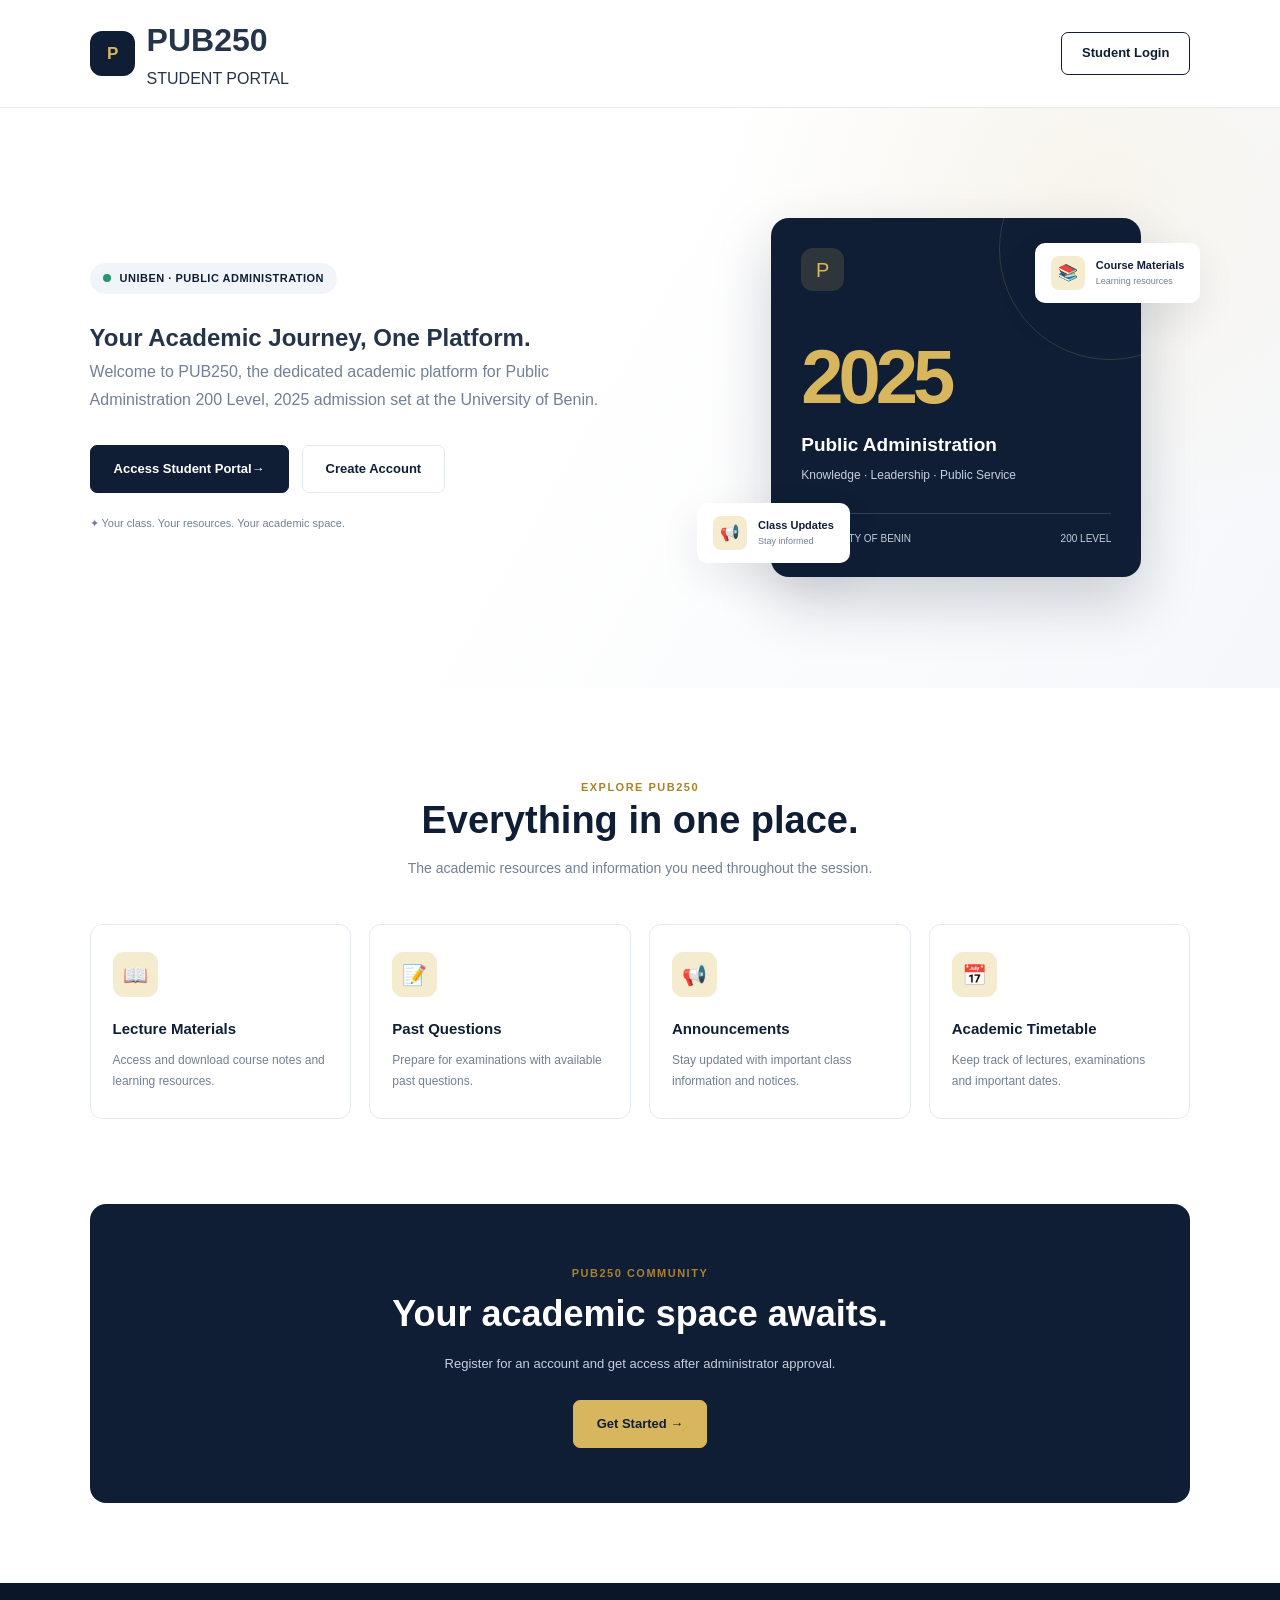
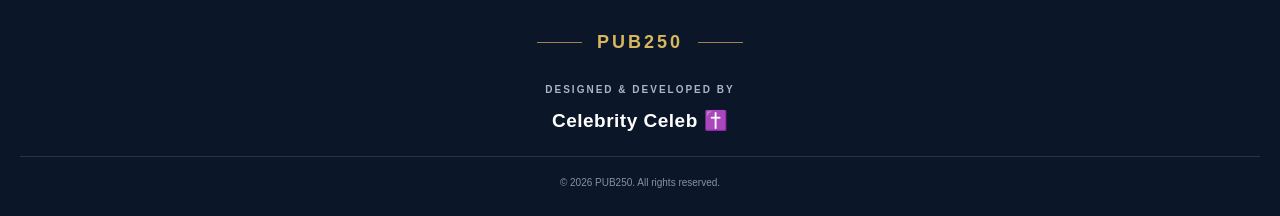
<file: index.html>
<!DOCTYPE html>
<html lang="en">
<head>
    <meta charset="UTF-8">
    <meta name="viewport" content="width=device-width, initial-scale=1.0">
    <meta name="theme-color" content="#101E35">
    <meta name="description" content="PUB250 - Public Administration 200 Level, University of Benin, 2025 Admission Set.">

    <title>PUB250 | Student Portal</title>

    <link rel="stylesheet" href="css/style.css">
</head>

<body>

    <header class="site-header">
        <a href="index.html" class="brand">
            <div class="brand-logo">P</div>
            <div class="brand-info">
                <h1>PUB250</h1>
                <span>STUDENT PORTAL</span>
            </div>
        </a>

        <a href="login.html" class="header-login">
            Student Login
        </a>
    </header>

    <main>

        <section class="hero-section">

            <div class="hero-content">

                <div class="hero-tag">
                    <span class="status-dot"></span>
                    UNIBEN · PUBLIC ADMINISTRATION
                </div>

                <h2>
                    Your Academic Journey,
                    <span>One Platform.</span>
                </h2>

                <p class="hero-description">
                    Welcome to PUB250, the dedicated academic
                    platform for Public Administration 200 Level,
                    2025 admission set at the University of Benin.
                </p>

                <div class="hero-actions">
                    <a href="login.html" class="btn-primary">
                        Access Student Portal
                        <span>→</span>
                    </a>

                    <a href="register.html" class="btn-secondary">
                        Create Account
                    </a>
                </div>

                <div class="hero-note">
                    <span>✦</span>
                    Your class. Your resources. Your academic space.
                </div>

            </div>

            <div class="hero-visual">

                <div class="visual-card visual-card-main">

                    <div class="visual-top">
                        <span class="visual-icon">P</span>
                        <span class="visual-label">PUB250</span>
                    </div>

                    <div class="visual-year">2025</div>

                    <h3>Public Administration</h3>

                    <p>
                        Knowledge · Leadership · Public Service
                    </p>

                    <div class="visual-divider"></div>

                    <div class="visual-bottom">
                        <span>UNIVERSITY OF BENIN</span>
                        <span>200 LEVEL</span>
                    </div>

                </div>

                <div class="floating-card floating-card-one">
                    <span class="floating-icon">📚</span>
                    <div>
                        <strong>Course Materials</strong>
                        <small>Learning resources</small>
                    </div>
                </div>

                <div class="floating-card floating-card-two">
                    <span class="floating-icon">📢</span>
                    <div>
                        <strong>Class Updates</strong>
                        <small>Stay informed</small>
                    </div>
                </div>

            </div>

        </section>

        <section class="features-section">

            <div class="section-heading">
                <span class="section-eyebrow">EXPLORE PUB250</span>
                <h2>Everything in one place.</h2>
                <p>
                    The academic resources and information
                    you need throughout the session.
                </p>
            </div>

            <div class="features-grid">

                <article class="feature-card">
                    <div class="feature-icon">📖</div>
                    <h3>Lecture Materials</h3>
                    <p>
                        Access and download course notes
                        and learning resources.
                    </p>
                </article>

                <article class="feature-card">
                    <div class="feature-icon">📝</div>
                    <h3>Past Questions</h3>
                    <p>
                        Prepare for examinations with
                        available past questions.
                    </p>
                </article>

                <article class="feature-card">
                    <div class="feature-icon">📢</div>
                    <h3>Announcements</h3>
                    <p>
                        Stay updated with important
                        class information and notices.
                    </p>
                </article>

                <article class="feature-card">
                    <div class="feature-icon">📅</div>
                    <h3>Academic Timetable</h3>
                    <p>
                        Keep track of lectures,
                        examinations and important dates.
                    </p>
                </article>

            </div>

        </section>

        <section class="join-section">

            <div>
                <span class="section-eyebrow">PUB250 COMMUNITY</span>
                <h2>Your academic space awaits.</h2>
                <p>
                    Register for an account and get access
                    after administrator approval.
                </p>
            </div>

            <a href="register.html" class="btn-gold">
                Get Started →
            </a>

        </section>

    </main>

    
<!-- PROJECT CREATOR FOOTER -->
<footer class="creator-footer">
    <div class="creator-footer-brand">
        <span class="creator-footer-line"></span>
        <span>PUB250</span>
        <span class="creator-footer-line"></span>
    </div>

    <p class="creator-footer-label">
        DESIGNED &amp; DEVELOPED BY
    </p>

    <p class="creator-footer-name">
        Celebrity Celeb <span>✝️</span>
    </p>

    <p class="creator-footer-copyright">
        © 2026 PUB250. All rights reserved.
    </p>
</footer>
</section>
</body>
</html>
</file>
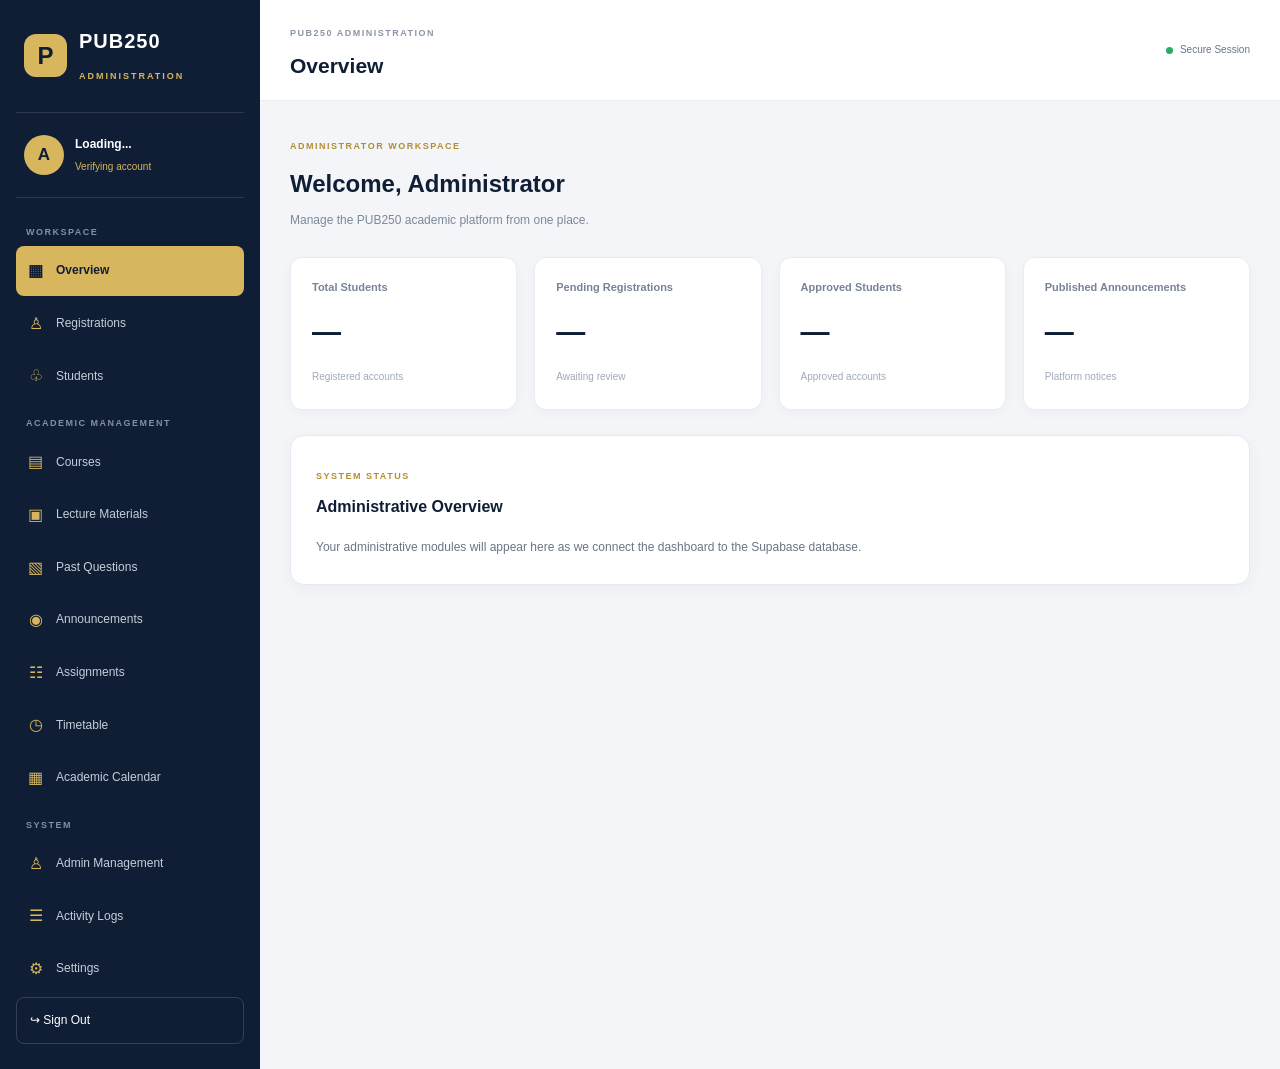
<file: admin-dashboard.html>
<!DOCTYPE html>
<html lang="en">
<head>
    <meta charset="UTF-8">
    <meta name="viewport" content="width=device-width, initial-scale=1.0">
    <title>Administrator Dashboard | PUB250</title>
    <link rel="stylesheet" href="css/style.css">
</head>

<body class="admin-dashboard-page">

    <div class="admin-layout">

        <aside class="admin-sidebar" id="adminSidebar">

            <div class="admin-sidebar-brand">
                <div class="admin-brand-icon">P</div>
                <div>
                    <h2>PUB250</h2>
                    <span>ADMINISTRATION</span>
                </div>
            </div>

            <div class="admin-user-card">
                <div class="admin-avatar" id="adminAvatar">A</div>
                <div class="admin-user-info">
                    <strong id="adminName">Loading...</strong>
                    <span id="adminRole">Verifying account</span>
                </div>
            </div>

            <nav class="admin-navigation">

                <p class="admin-nav-heading">WORKSPACE</p>

                <button class="admin-nav-item active" data-section="overview">
                    <span>▦</span> Overview
                </button>

                <button class="admin-nav-item" data-section="registrations">
                    <span>♙</span> Registrations
                </button>

                <button class="admin-nav-item" data-section="students">
                    <span>♧</span> Students
                </button>

                <p class="admin-nav-heading">ACADEMIC MANAGEMENT</p>

                <button class="admin-nav-item" data-section="courses">
                    <span>▤</span> Courses
                </button>

                <button class="admin-nav-item" data-section="materials">
                    <span>▣</span> Lecture Materials
                </button>

                <button class="admin-nav-item" data-section="past-questions">
                    <span>▧</span> Past Questions
                </button>

                <button class="admin-nav-item" data-section="announcements">
                    <span>◉</span> Announcements
                </button>

                <button class="admin-nav-item" data-section="assignments">
                    <span>☷</span> Assignments
                </button>

                <button class="admin-nav-item" data-section="timetable">
                    <span>◷</span> Timetable
                </button>

                <button class="admin-nav-item" data-section="calendar">
                    <span>▦</span> Academic Calendar
                </button>

                <p class="admin-nav-heading">SYSTEM</p>

                <button class="admin-nav-item" data-section="admin-management">
                    <span>♙</span> Admin Management
                </button>

                <button class="admin-nav-item" data-section="activity-logs">
                    <span>☰</span> Activity Logs
                </button>

                <button class="admin-nav-item" data-section="settings">
                    <span>⚙</span> Settings
                </button>

            </nav>

            <button class="admin-logout-button" id="adminLogout">
                ↪ Sign Out
            </button>

        </aside>


        <main class="admin-main">

            <header class="admin-topbar">
                <button class="admin-menu-toggle" id="adminMenuToggle">
                    ☰
                </button>

                <div>
                    <span class="admin-topbar-label">PUB250 ADMINISTRATION</span>
                    <h1 id="pageTitle">Overview</h1>
                </div>

                <div class="admin-topbar-status">
                    <span class="admin-status-dot"></span>
                    Secure Session
                </div>
            </header>


            <section class="admin-content" id="adminContent">

                <div class="admin-welcome">
                    <div>
                        <span class="admin-section-eyebrow">ADMINISTRATOR WORKSPACE</span>
                        <h2>Welcome, <span id="welcomeName">Administrator</span></h2>
                        <p>Manage the PUB250 academic platform from one place.</p>
                    </div>
                </div>

                <div class="admin-stat-grid">

                    <article class="admin-stat-card">
                        <span>Total Students</span>
                        <strong id="totalStudents">—</strong>
                        <small>Registered accounts</small>
                    </article>

                    <article class="admin-stat-card">
                        <span>Pending Registrations</span>
                        <strong id="pendingRegistrations">—</strong>
                        <small>Awaiting review</small>
                    </article>

                    <article class="admin-stat-card">
                        <span>Approved Students</span>
                        <strong id="approvedStudents">—</strong>
                        <small>Approved accounts</small>
                    </article>

                    <article class="admin-stat-card">
                        <span>Published Announcements</span>
                        <strong id="totalAnnouncements">—</strong>
                        <small>Platform notices</small>
                    </article>

                </div>

                <div class="admin-panel">
                    <div class="admin-panel-heading">
                        <div>
                            <span class="admin-section-eyebrow">SYSTEM STATUS</span>
                            <h3>Administrative Overview</h3>
                        </div>
                    </div>

                    <p class="admin-placeholder">
                        Your administrative modules will appear here as we
                        connect the dashboard to the Supabase database.
                    </p>
                </div>

            </section>

        </main>

    </div>



<script type="module">

    import {
        requireAdmin,
        logout
    } from "./js/auth.js";
  import { loadAdminManagement } from "./js/admin-management.js";

    import {
        loadRegistrations
    } from "./js/admin.js";
  import {
    loadCourses
} from "./js/courses.js";
  import {
    loadAdminMaterials
} from "./js/admin-materials.js";
  import {
    loadAdminPastQuestions
} from "./js/admin-past-questions.js";
  import {
    loadAdminAssignments
} from "./js/admin-assignments.js";
  import {
    loadAdminAnnouncements
} from "./js/admin-announcements.js";
  import {
    loadAdminTimetable
} from "./js/admin-timetable.js";


    const adminName = document.getElementById("adminName");
    const adminRole = document.getElementById("adminRole");
    const adminAvatar = document.getElementById("adminAvatar");
    const welcomeName = document.getElementById("welcomeName");

    const adminContent = document.getElementById("adminContent");
    const pageTitle = document.getElementById("pageTitle");

    // Preserve the original overview.
    const overviewHTML = adminContent.innerHTML;


    async function initialiseDashboard() {

        try {

            const profile = await requireAdmin();
          window.currentAdminProfile = profile;

            if (!profile) return;

            const name = profile.full_name || "Administrator";

            adminName.textContent = name;
            welcomeName.textContent = name;
            adminAvatar.textContent = name.charAt(0).toUpperCase();

            adminRole.textContent =
                profile.role === "super_admin"
                    ? "Super Administrator"
                    : "Course Representative";

            // Course Representatives do not manage administrators
            // or critical system settings.
            if (profile.role === "course_rep") {

                document.querySelectorAll(
                    '[data-section="admin-management"], [data-section="settings"]'
                ).forEach(item => item.remove());

            }

        } catch (error) {

            console.error("Dashboard initialisation failed:", error);
            window.location.href = "admin.html";

        }

    }


    // SIGN OUT
    document.getElementById("adminLogout")
        .addEventListener("click", async () => {

            try {
                await logout();
            } catch (error) {
                alert(error.message);
            }

        });


    // DASHBOARD NAVIGATION
    document.querySelectorAll(".admin-nav-item")
        .forEach(button => {

            button.addEventListener("click", async () => {

                document.querySelectorAll(".admin-nav-item")
                    .forEach(item => item.classList.remove("active"));

                button.classList.add("active");

                const section = button.dataset.section;

                pageTitle.textContent = button.textContent.trim();

                // Close mobile sidebar after selection.
                document.getElementById("adminSidebar")
                    .classList.remove("open");


                if (section === "overview") {

                    adminContent.innerHTML = overviewHTML;

                }

                else if (section === "registrations") {

    await loadRegistrations(adminContent);

}

else if (section === "courses") {

    await loadCourses(adminContent);

}
else if (section === "materials") {
    await loadAdminMaterials(adminContent);
      }
  else if (section === "past-questions") {

    await loadAdminPastQuestions(adminContent);

  }
    else if (section === "assignments") {
    await loadAdminAssignments(adminContent);
    }
    else if (section === "announcements") {

    await loadAdminAnnouncements(adminContent);

    }
      else if (section === "timetable") {

    await loadAdminTimetable(adminContent);

      }
        else if (section === "admin-management") {

    if (window.currentAdminProfile?.role !== "super_admin") {
        adminContent.innerHTML = `
            <div class="management-message error">
                <h3>Access Restricted</h3>
                <p>Only the Super Administrator can manage accounts.</p>
            </div>
        `;
    } else {
        await loadAdminManagement(adminContent);
    }

        }
else {

                    adminContent.innerHTML = `
                        <div class="admin-panel">
                            <span class="admin-section-eyebrow">
                                ADMINISTRATION MODULE
                            </span>

                            <h3>${button.textContent.trim()}</h3>

                            <p class="admin-placeholder">
                                This module will be connected in a later
                                development stage.
                            </p>
                        </div>
                    `;

                }

            });

        });


    // MOBILE SIDEBAR
    document.getElementById("adminMenuToggle")
        .addEventListener("click", () => {

            document.getElementById("adminSidebar")
                .classList.toggle("open");

        });


    initialiseDashboard();

</script>
</body>
</html>
</file>
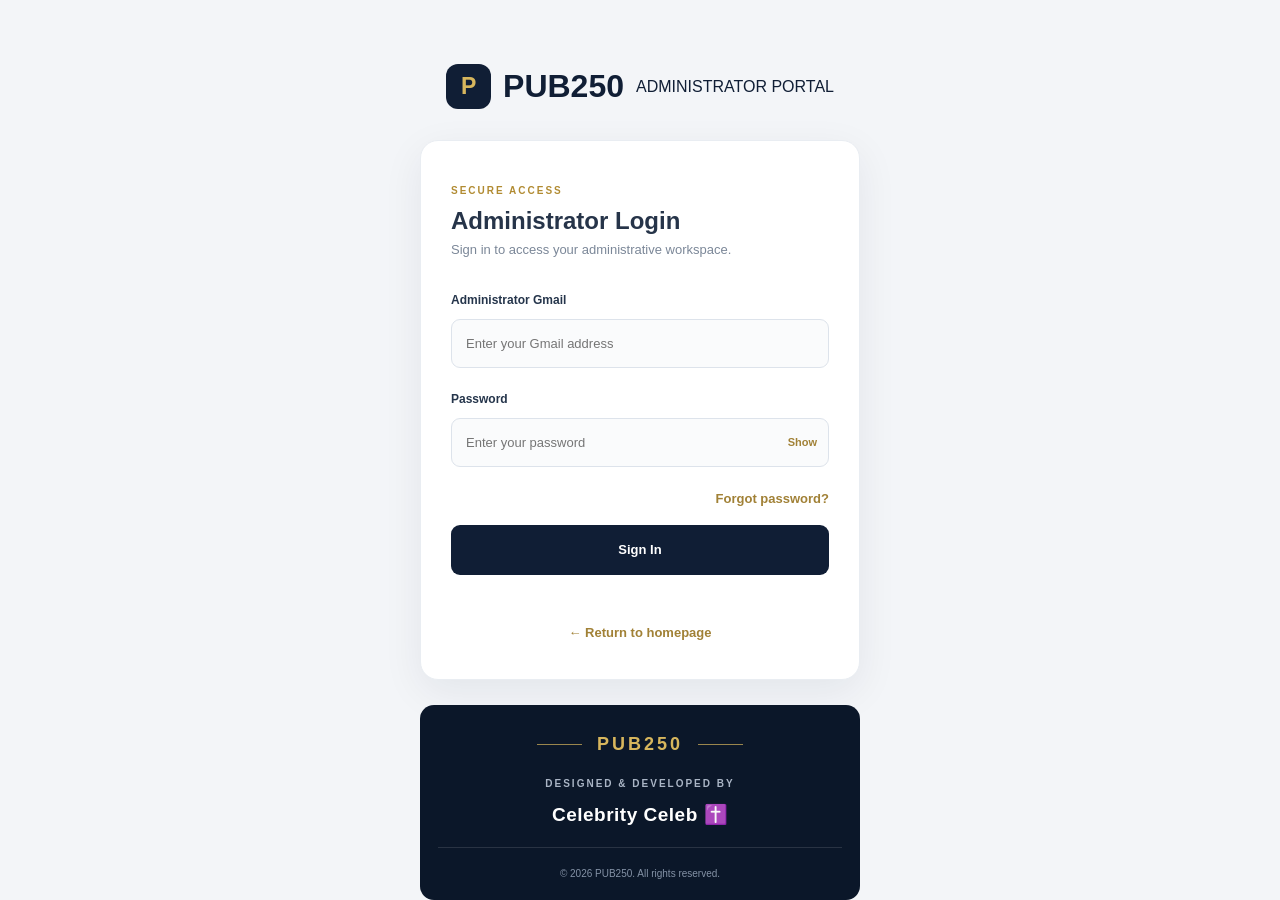
<file: admin.html>
<!DOCTYPE html>
<html lang="en">
<head>
    <meta charset="UTF-8">
    <meta name="viewport" content="width=device-width, initial-scale=1.0">
    <title>Administrator Login | PUB250</title>
    <link rel="stylesheet" href="./css/style.css">
</head>

<body class="auth-page admin-login-page">

    <main class="auth-container">

        <div class="auth-brand">
            <div class="auth-brand-icon">P</div>
            <h1>PUB250</h1>
            <p>ADMINISTRATOR PORTAL</p>
        </div>

        <section class="auth-card">

            <div class="auth-heading">
                <span class="auth-eyebrow">SECURE ACCESS</span>
                <h2>Administrator Login</h2>
                <p>Sign in to access your administrative workspace.</p>
            </div>

            <form id="adminLoginForm">

                <div class="form-group">
                    <label for="adminEmail">Administrator Gmail</label>
                    <input
                        type="email"
                        id="adminEmail"
                        placeholder="Enter your Gmail address"
                        autocomplete="username"
                        required
                    >
                </div>

                <div class="form-group">
                    <label for="adminPassword">Password</label>

                    <div class="password-wrapper">
                        <input
                            type="password"
                            id="adminPassword"
                            placeholder="Enter your password"
                            autocomplete="current-password"
                            required
                        >

                        <button
                            type="button"
                            class="password-toggle"
                            id="togglePassword"
                        >
                            Show
                        </button>
                    </div>
                </div>

                <div class="auth-register-link" style="text-align:right; margin: 0 0 15px;">
                    <a href="#" id="forgotPasswordLink">
                        Forgot password?
                    </a>
                </div>

                <div
                    class="auth-message"
                    id="adminLoginMessage"
                    role="alert"
                    aria-live="polite"
                ></div>

                <button
                    type="submit"
                    class="auth-submit"
                    id="adminLoginButton"
                >
                    <span id="adminLoginButtonText">Sign In</span>
                </button>

            </form>

            <div class="auth-divider"></div>

            <div class="auth-register-link">
                <a href="index.html">← Return to homepage</a>
            </div>

        </section>

    </main>

    <footer class="creator-footer auth-creator-footer">
        <div class="creator-footer-brand">
            <span class="creator-footer-line"></span>
            <span>PUB250</span>
            <span class="creator-footer-line"></span>
        </div>

        <p class="creator-footer-label">
            DESIGNED &amp; DEVELOPED BY
        </p>

        <p class="creator-footer-name">
            Celebrity Celeb <span>✝️</span>
        </p>

        <p class="creator-footer-copyright">
            © 2026 PUB250. All rights reserved.
        </p>
    </footer>

    <script type="module">

        import { adminLogin } from "./js/auth.js";
        import { supabase } from "./js/config.js";

        const form = document.getElementById("adminLoginForm");
        const emailInput = document.getElementById("adminEmail");
        const passwordInput = document.getElementById("adminPassword");

        const message = document.getElementById("adminLoginMessage");
        const loginButton = document.getElementById("adminLoginButton");
        const buttonText = document.getElementById("adminLoginButtonText");
        const togglePassword = document.getElementById("togglePassword");
        const forgotPasswordLink = document.getElementById("forgotPasswordLink");

        function showMessage(text, type) {
            message.textContent = text;
            message.className = "auth-message " + type;
            message.style.display = "block";
        }

        togglePassword.addEventListener("click", () => {
            const isHidden = passwordInput.type === "password";

            passwordInput.type = isHidden ? "text" : "password";
            togglePassword.textContent = isHidden ? "Hide" : "Show";
        });

        // Administrator login
        form.addEventListener("submit", async (event) => {

            event.preventDefault();

            message.textContent = "";
            message.className = "auth-message";

            loginButton.disabled = true;
            buttonText.textContent = "Signing in...";

            try {

                await adminLogin(
                    emailInput.value,
                    passwordInput.value
                );

                showMessage(
                    "Login successful. Opening administrator portal...",
                    "success"
                );

                window.location.href = "admin-dashboard.html";

            } catch (error) {

                showMessage(
                    error.message || "Unable to sign in. Please try again.",
                    "error"
                );

                loginButton.disabled = false;
                buttonText.textContent = "Sign In";
            }
        });

        // Administrator password recovery
        forgotPasswordLink.addEventListener("click", async (event) => {

            event.preventDefault();

            const email = emailInput.value.trim().toLowerCase();

            if (!email || !emailInput.checkValidity()) {
                showMessage(
                    "Enter your administrator Gmail address first.",
                    "error"
                );
                emailInput.focus();
                return;
            }

            forgotPasswordLink.style.pointerEvents = "none";
            forgotPasswordLink.textContent = "Sending reset link...";

            try {

                const { error } = await supabase.auth.resetPasswordForEmail(
                    email,
                    {
                        redirectTo:
                            "https://celebrityceleb.github.io/PUB250/update-password.html"
                    }
                );

                if (error) {
                    throw error;
                }

                showMessage(
                    "Password reset instructions have been sent. Check your Gmail inbox.",
                    "success"
                );

            } catch (error) {

                showMessage(
                    error.message || "Unable to send password reset email.",
                    "error"
                );

            } finally {

                forgotPasswordLink.style.pointerEvents = "auto";
                forgotPasswordLink.textContent = "Forgot password?";
            }
        });

    </script>

</body>
</html>
</file>
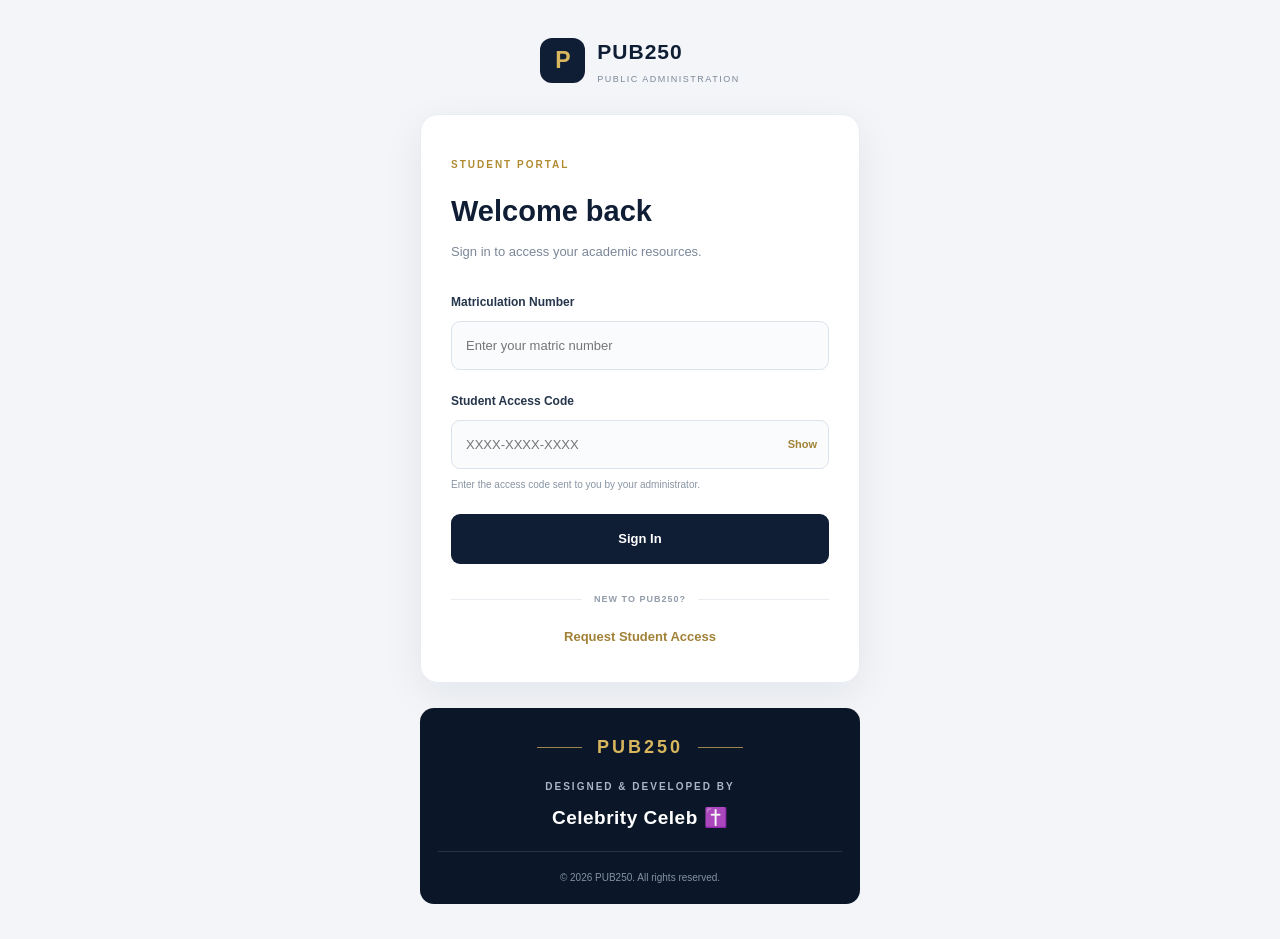
<file: login.html>
<!DOCTYPE html>
<html lang="en">
<head>
    <meta charset="UTF-8">
    <meta name="viewport" content="width=device-width, initial-scale=1.0">
    <meta name="theme-color" content="#101E35">
    <title>Student Login | PUB250</title>
    <link rel="stylesheet" href="css/style.css">
</head>

<body class="auth-page">

    <main class="auth-container">

        <a href="index.html" class="auth-brand">
            <span class="auth-brand-icon">P</span>
            <span>
                <strong>PUB250</strong>
                <small>PUBLIC ADMINISTRATION</small>
            </span>
        </a>

        <section class="auth-card">

            <div class="auth-heading">
                <span class="auth-eyebrow">STUDENT PORTAL</span>
                <h1>Welcome back</h1>
                <p>Sign in to access your academic resources.</p>
            </div>

            <form id="studentLoginForm">

                <div class="form-group">
                    <label for="matricNo">Matriculation Number</label>
                    <input
                        type="text"
                        id="matricNo"
                        name="matric_no"
                        placeholder="Enter your matric number"
                        autocomplete="username"
                        required
                    >
                </div>

                <div class="form-group">
                    <label for="accessCode">Student Access Code</label>

                    <div class="password-wrapper">
                        <input
                            type="password"
                            id="accessCode"
                            name="access_code"
                            placeholder="XXXX-XXXX-XXXX"
                            autocomplete="off"
                            maxlength="14"
                            required
                        >

                        <button
                            type="button"
                            id="toggleCode"
                            class="password-toggle"
                        >
                            Show
                        </button>
                    </div>

                    <small class="field-hint">
                        Enter the access code sent to you by your administrator.
                    </small>
                </div>

                <div id="loginMessage" class="auth-message" role="alert"></div>

                <button
                    type="submit"
                    id="loginButton"
                    class="auth-submit"
                >
                    <span id="loginButtonText">Sign In</span>
                </button>

            </form>

            <div class="auth-divider">
                <span></span>
                <small>NEW TO PUB250?</small>
                <span></span>
            </div>

            <a href="register.html" class="auth-register-link">
                Request Student Access
            </a>

        </section>

        <footer class="creator-footer auth-creator-footer">
    <div class="creator-footer-brand">
        <span class="creator-footer-line"></span>
        <span>PUB250</span>
        <span class="creator-footer-line"></span>
    </div>

    <p class="creator-footer-label">
        DESIGNED &amp; DEVELOPED BY
    </p>

    <p class="creator-footer-name">
        Celebrity Celeb <span>✝️</span>
    </p>

    <p class="creator-footer-copyright">
        © 2026 PUB250. All rights reserved.
    </p>
        </footer>

    </main>

    <script type="module">
        import { studentLogin } from "./js/auth.js";

        const form = document.getElementById("studentLoginForm");
        const matricInput = document.getElementById("matricNo");
        const codeInput = document.getElementById("accessCode");
        const message = document.getElementById("loginMessage");
        const loginButton = document.getElementById("loginButton");
        const buttonText = document.getElementById("loginButtonText");
        const toggleCode = document.getElementById("toggleCode");

        toggleCode.addEventListener("click", () => {
            const hidden = codeInput.type === "password";

            codeInput.type = hidden ? "text" : "password";
            toggleCode.textContent = hidden ? "Hide" : "Show";
        });

        form.addEventListener("submit", async (event) => {
            event.preventDefault();

            message.textContent = "";
            message.className = "auth-message";

            loginButton.disabled = true;
            buttonText.textContent = "Signing in...";

            try {
                const profile = await studentLogin(
                    matricInput.value,
                    codeInput.value
                );

                message.textContent = `Welcome, ${profile.full_name}.`;
                message.className = "auth-message success";

                buttonText.textContent = "Login successful";

                window.location.href = "student.html";

            } catch (error) {
                message.textContent = error.message;
                message.className = "auth-message error";

                loginButton.disabled = false;
                buttonText.textContent = "Sign In";
            }
        });
    </script>

</body>
</html>
</file>
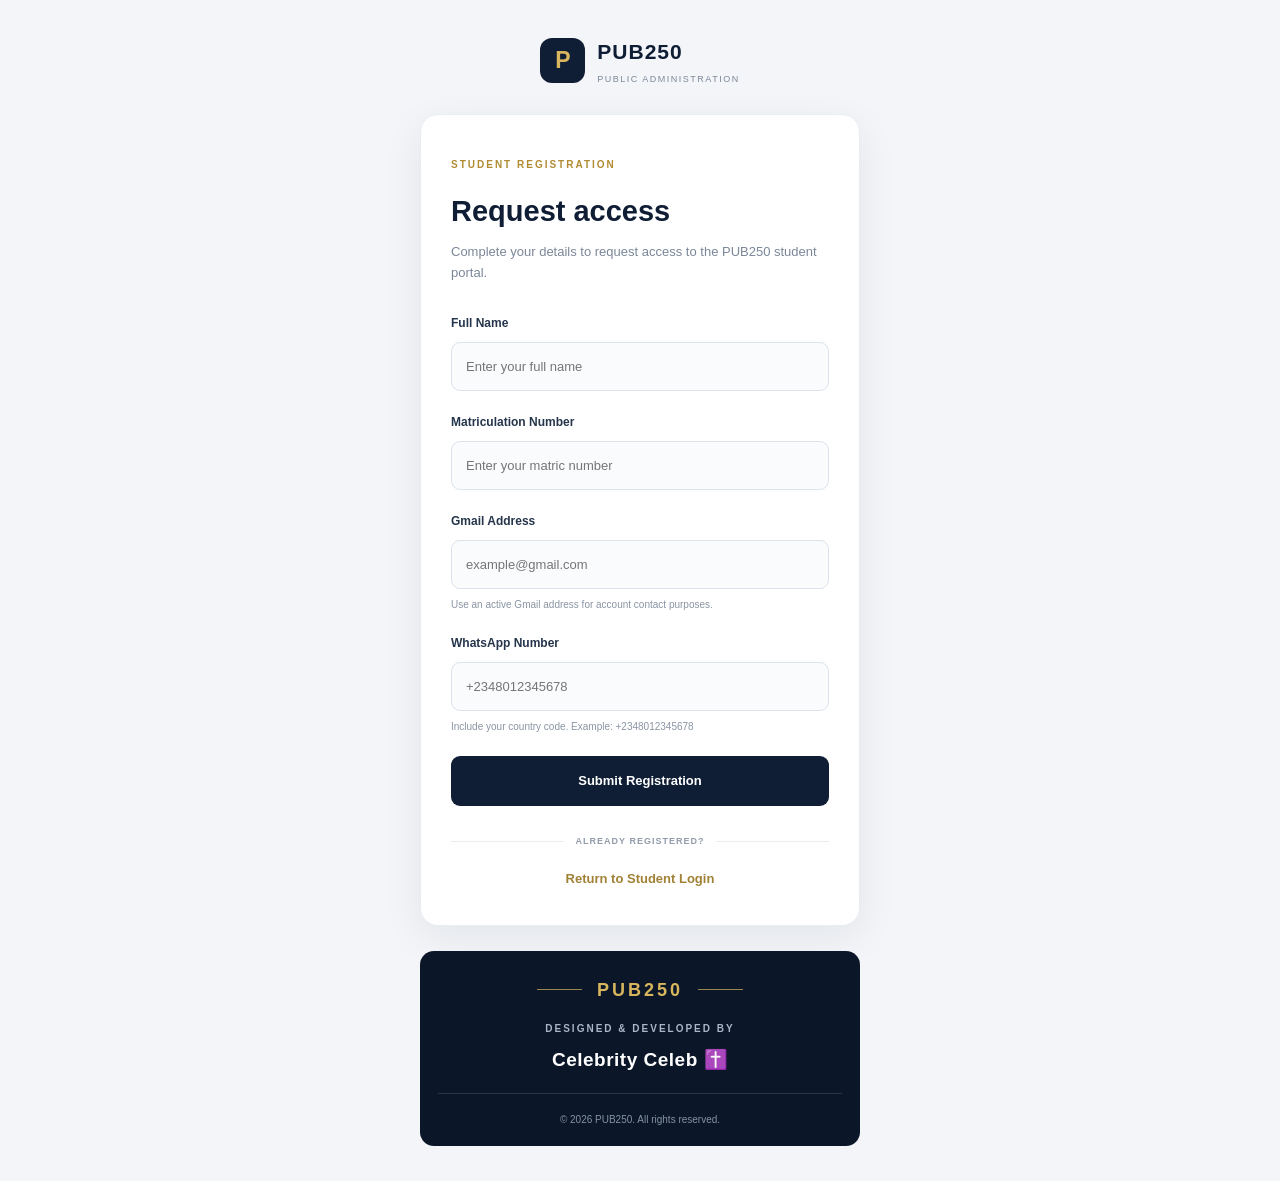
<file: register.html>
<!DOCTYPE html>
<html lang="en">
<head>
    <meta charset="UTF-8">
    <meta name="viewport" content="width=device-width, initial-scale=1.0">
    <meta name="theme-color" content="#101E35">
    <title>Student Registration | PUB250</title>
    <link rel="stylesheet" href="css/style.css">
</head>

<body class="auth-page">

    <main class="auth-container">

        <a href="index.html" class="auth-brand">
            <span class="auth-brand-icon">P</span>
            <span>
                <strong>PUB250</strong>
                <small>PUBLIC ADMINISTRATION</small>
            </span>
        </a>

        <section class="auth-card">

            <div class="auth-heading">
                <span class="auth-eyebrow">STUDENT REGISTRATION</span>
                <h1>Request access</h1>
                <p>Complete your details to request access to the PUB250 student portal.</p>
            </div>

            <form id="registrationForm">

                <div class="form-group">
                    <label for="fullName">Full Name</label>
                    <input
                        type="text"
                        id="fullName"
                        name="full_name"
                        placeholder="Enter your full name"
                        autocomplete="name"
                        minlength="3"
                        maxlength="100"
                        required
                    >
                </div>

                <div class="form-group">
                    <label for="matricNo">Matriculation Number</label>
                    <input
                        type="text"
                        id="matricNo"
                        name="matric_no"
                        placeholder="Enter your matric number"
                        autocomplete="off"
                        required
                    >
                </div>

                <div class="form-group">
                    <label for="email">Gmail Address</label>
                    <input
                        type="email"
                        id="email"
                        name="email"
                        placeholder="example@gmail.com"
                        autocomplete="email"
                        required
                    >
                    <small class="field-hint">
                        Use an active Gmail address for account contact purposes.
                    </small>
                </div>

                <div class="form-group">
                    <label for="whatsappNumber">WhatsApp Number</label>
                    <input
                        type="tel"
                        id="whatsappNumber"
                        name="whatsapp_number"
                        placeholder="+2348012345678"
                        autocomplete="tel"
                        required
                    >
                    <small class="field-hint">
                        Include your country code. Example: +2348012345678
                    </small>
                </div>

                <div id="registrationMessage"
                     class="auth-message"
                     role="alert">
                </div>

                <button
                    type="submit"
                    id="registerButton"
                    class="auth-submit"
                >
                    <span id="registerButtonText">Submit Registration</span>
                </button>

            </form>

            <div class="auth-divider">
                <span></span>
                <small>ALREADY REGISTERED?</small>
                <span></span>
            </div>

            <a href="login.html" class="auth-register-link">
                Return to Student Login
            </a>

        </section>

        <footer class="creator-footer auth-creator-footer">
            <div class="creator-footer-brand">
                <span class="creator-footer-line"></span>
                <span>PUB250</span>
                <span class="creator-footer-line"></span>
            </div>

            <p class="creator-footer-label">
                DESIGNED &amp; DEVELOPED BY
            </p>

            <p class="creator-footer-name">
                Celebrity Celeb <span>✝️</span>
            </p>

            <p class="creator-footer-copyright">
                © 2026 PUB250. All rights reserved.
            </p>
        </footer>

    </main>

    <script type="module">
        import { supabase } from "./js/config.js";

        const form = document.getElementById("registrationForm");
        const message = document.getElementById("registrationMessage");
        const button = document.getElementById("registerButton");
        const buttonText = document.getElementById("registerButtonText");

        form.addEventListener("submit", async (event) => {
            event.preventDefault();

            message.textContent = "";
            message.className = "auth-message";

            button.disabled = true;
            buttonText.textContent = "Submitting...";

            const registrationDetails = {
                full_name: document.getElementById("fullName").value.trim(),
                matric_no: document.getElementById("matricNo").value.trim(),
                email: document.getElementById("email").value.trim(),
                whatsapp_number: document.getElementById("whatsappNumber").value.trim()
            };

            try {
                const { data, error } = await supabase.functions.invoke(
                    "register-student",
                    {
                        body: registrationDetails
                    }
                );

                if (error) {
                    throw new Error(
                        data?.error || error.message || "Registration failed."
                    );
                }

                if (!data?.success) {
                    throw new Error(
                        data?.error || "Registration could not be completed."
                    );
                }

                form.reset();

                message.textContent =
                    "Registration submitted successfully! Your account is awaiting administrator approval. You will receive your access code through WhatsApp after approval.";

                message.className = "auth-message success";

                buttonText.textContent = "Registration Submitted";

            } catch (error) {
                message.textContent = error.message;
                message.className = "auth-message error";

                button.disabled = false;
                buttonText.textContent = "Submit Registration";
            }
        });
    </script>

</body>
</html>
</file>
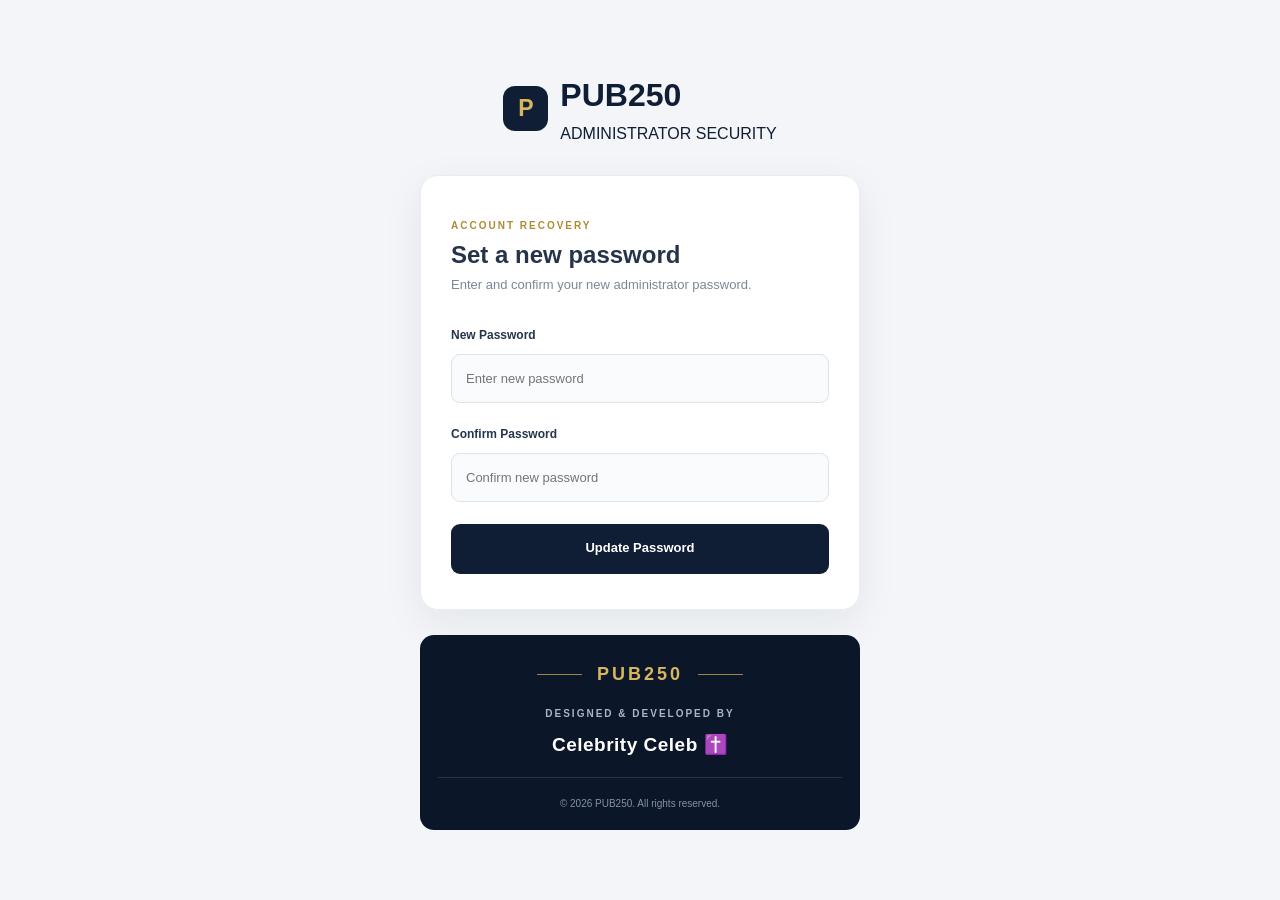
<file: update-password.html>
<!DOCTYPE html>
<html lang="en">
<head>
    <meta charset="UTF-8">
    <meta name="viewport" content="width=device-width, initial-scale=1.0">
    <title>Update Password | PUB250</title>
    <link rel="stylesheet" href="./css/style.css">
</head>

<body class="auth-page">

    <main class="auth-container">

        <div class="auth-brand">
            <div class="auth-brand-icon">P</div>
            <div>
                <h1>PUB250</h1>
                <p>ADMINISTRATOR SECURITY</p>
            </div>
        </div>

        <section class="auth-card">
            <div class="auth-heading">
                <span class="auth-eyebrow">ACCOUNT RECOVERY</span>
                <h2>Set a new password</h2>
                <p>Enter and confirm your new administrator password.</p>
            </div>

            <form id="updatePasswordForm">

                <div class="form-group">
                    <label for="newPassword">New Password</label>
                    <input
                        type="password"
                        id="newPassword"
                        placeholder="Enter new password"
                        minlength="8"
                        required
                    >
                </div>

                <div class="form-group">
                    <label for="confirmPassword">Confirm Password</label>
                    <input
                        type="password"
                        id="confirmPassword"
                        placeholder="Confirm new password"
                        minlength="8"
                        required
                    >
                </div>

                <div id="passwordMessage" class="auth-message"></div>

                <button type="submit" class="auth-submit" id="updatePasswordButton">
                    <span id="updatePasswordButtonText">Update Password</span>
                </button>

            </form>
        </section>

        <footer class="creator-footer auth-creator-footer">
            <div class="creator-footer-brand">
                <span class="creator-footer-line"></span>
                <span>PUB250</span>
                <span class="creator-footer-line"></span>
            </div>

            <p class="creator-footer-label">DESIGNED &amp; DEVELOPED BY</p>
            <p class="creator-footer-name">
                Celebrity Celeb <span>✝️</span>
            </p>
            <p class="creator-footer-copyright">
                © 2026 PUB250. All rights reserved.
            </p>
        </footer>

    </main>

    <script type="module">
        import { supabase } from "./js/config.js";

        const form = document.getElementById("updatePasswordForm");
        const message = document.getElementById("passwordMessage");
        const button = document.getElementById("updatePasswordButton");
        const buttonText = document.getElementById("updatePasswordButtonText");

        function showMessage(text, type) {
            message.textContent = text;
            message.className = `auth-message ${type}`;
            message.style.display = "block";
        }

        async function checkRecoverySession() {
            const { data, error } = await supabase.auth.getSession();

            if (error || !data.session) {
                showMessage(
                    "This recovery link is invalid or has expired. Request a new password reset link.",
                    "error"
                );
                form.style.display = "none";
                return false;
            }

            return true;
        }

        const recoveryReady = await checkRecoverySession();

        form.addEventListener("submit", async (event) => {
            event.preventDefault();

            if (!recoveryReady) return;

            const password = document.getElementById("newPassword").value;
            const confirmation = document.getElementById("confirmPassword").value;

            if (password.length < 8) {
                showMessage("Password must contain at least 8 characters.", "error");
                return;
            }

            if (password !== confirmation) {
                showMessage("The passwords do not match.", "error");
                return;
            }

            button.disabled = true;
            buttonText.textContent = "Updating...";

            const { error } = await supabase.auth.updateUser({
                password: password
            });

            if (error) {
                showMessage(error.message, "error");
                button.disabled = false;
                buttonText.textContent = "Update Password";
                return;
            }

            showMessage(
                "Your password has been updated successfully. You can now log in.",
                "success"
            );

            form.style.display = "none";

            await supabase.auth.signOut();

            setTimeout(() => {
                window.location.href = "admin.html";
            }, 2500);
        });
    </script>

</body>
  </html>
</file>
<file: css/style.css>
/* =========================================
   PUB250 — MAIN DESIGN SYSTEM
   Version 1.0
========================================= */

:root {
    --navy: #101E35;
    --navy-light: #1C2E4B;
    --gold: #D7B65D;
    --gold-light: #F5EBCF;
    --white: #FFFFFF;
    --background: #F3F5F8;
    --text: #263449;
    --muted: #718096;
    --border: #E5E9F0;
    --success: #26966D;
    --shadow: 0 15px 40px rgba(16, 30, 53, 0.08);
}

* {
    margin: 0;
    padding: 0;
    box-sizing: border-box;
}

html {
    scroll-behavior: smooth;
}

body {
    font-family: Arial, Helvetica, sans-serif;
    background: var(--white);
    color: var(--text);
    line-height: 1.6;
    overflow-x: hidden;
}

a {
    text-decoration: none;
    color: inherit;
}

button,
input {
    font: inherit;
}

.site-header {
    width: 100%;
    min-height: 82px;
    padding: 15px 7%;
    display: flex;
    align-items: center;
    justify-content: space-between;
    background: var(--white);
    border-bottom: 1px solid var(--border);
    position: relative;
    z-index: 10;
}

.brand {
    display: flex;
    align-items: center;
    gap: 12px;
}

.brand-logo {
    width: 45px;
    height: 45px;
    border-radius: 12px;
    background: var(--navy);
    color: var(--gold);
    display: flex;
    align-items: center;
    justify-content: center;
    font-size: 17px;
    font-weight: 800;
    letter-spacing: -1px;
}

.brand-info h2 {
    font-size: 20px;
    color: var(--navy);
    line-height: 1.2;
    letter-spacing: 1px;
}

.brand-info p {
    font-size: 10px;
    color: var(--muted);
    letter-spacing: 0.5px;
}

.header-login {
    padding: 10px 20px;
    border: 1px solid var(--navy);
    color: var(--navy);
    border-radius: 7px;
    font-size: 13px;
    font-weight: 700;
    transition: 0.25s;
}

.header-login:hover {
    background: var(--navy);
    color: var(--white);
}

/* HERO */

.hero-section {
    min-height: 580px;
    padding: 85px 7%;
    display: grid;
    grid-template-columns: 1.1fr 0.9fr;
    align-items: center;
    gap: 60px;
    background:
        radial-gradient(circle at 85% 15%, rgba(215, 182, 93, 0.10), transparent 30%),
        linear-gradient(120deg, #FFFFFF 45%, #F5F7FA 100%);
}

.hero-content {
    max-width: 620px;
}

.hero-tag {
    display: inline-flex;
    align-items: center;
    gap: 9px;
    padding: 7px 13px;
    background: #F1F5F9;
    color: var(--navy);
    border-radius: 30px;
    font-size: 11px;
    font-weight: 700;
    letter-spacing: 0.5px;
    margin-bottom: 25px;
}

.status-dot {
    width: 8px;
    height: 8px;
    border-radius: 50%;
    background: var(--success);
}

.hero-content h1 {
    color: var(--navy);
    font-size: clamp(38px, 5vw, 62px);
    line-height: 1.12;
    letter-spacing: -2px;
    margin-bottom: 22px;
}

.hero-content h1 span {
    color: #B38B32;
}

.hero-description {
    color: var(--muted);
    font-size: 16px;
    max-width: 510px;
    line-height: 1.8;
    margin-bottom: 30px;
}

.hero-actions {
    display: flex;
    align-items: center;
    flex-wrap: wrap;
    gap: 13px;
}

.btn-primary,
.btn-secondary,
.btn-gold {
    display: inline-flex;
    align-items: center;
    justify-content: center;
    min-height: 48px;
    padding: 0 23px;
    border-radius: 7px;
    font-size: 13px;
    font-weight: 700;
    transition: 0.25s;
}

.btn-primary {
    background: var(--navy);
    color: var(--white);
    border: 1px solid var(--navy);
}

.btn-primary:hover {
    background: var(--navy-light);
    transform: translateY(-2px);
}

.btn-secondary {
    background: var(--white);
    color: var(--navy);
    border: 1px solid var(--border);
}

.btn-secondary:hover {
    border-color: var(--gold);
    transform: translateY(-2px);
}

.hero-note {
    margin-top: 22px;
    color: var(--muted);
    font-size: 11px;
}

/* HERO VISUAL */

.hero-visual {
    min-height: 390px;
    display: flex;
    align-items: center;
    justify-content: center;
    position: relative;
}

.visual-card {
    width: 100%;
    max-width: 370px;
    min-height: 330px;
    padding: 30px;
    border-radius: 18px;
    background: var(--navy);
    color: var(--white);
    box-shadow: 0 25px 60px rgba(16, 30, 53, 0.20);
    position: relative;
    overflow: hidden;
}

.visual-card::before {
    content: "";
    position: absolute;
    width: 220px;
    height: 220px;
    border: 1px solid rgba(215, 182, 93, 0.18);
    border-radius: 50%;
    right: -80px;
    top: -80px;
}

.visual-top,
.visual-bottom {
    display: flex;
    align-items: center;
    justify-content: space-between;
    position: relative;
    z-index: 1;
}

.visual-icon {
    width: 43px;
    height: 43px;
    display: flex;
    align-items: center;
    justify-content: center;
    border-radius: 12px;
    background: rgba(215, 182, 93, 0.15);
    color: var(--gold);
    font-size: 20px;
}

.visual-label {
    font-size: 10px;
    color: #C6CFDC;
    letter-spacing: 1px;
    text-transform: uppercase;
}

.visual-year {
    font-size: 76px;
    line-height: 1;
    font-weight: 800;
    color: var(--gold);
    margin: 48px 0 15px;
    letter-spacing: -5px;
    position: relative;
    z-index: 1;
}

.visual-card h3 {
    font-size: 19px;
    position: relative;
    z-index: 1;
}

.visual-card > p {
    color: #C6CFDC;
    font-size: 12px;
    margin-top: 5px;
    position: relative;
    z-index: 1;
}

.visual-divider {
    height: 1px;
    background: rgba(255, 255, 255, 0.15);
    margin: 28px 0 17px;
}

.visual-bottom {
    font-size: 10px;
    color: #C6CFDC;
}

.floating-card {
    position: absolute;
    display: flex;
    align-items: center;
    gap: 11px;
    padding: 13px 16px;
    background: var(--white);
    border-radius: 10px;
    box-shadow: var(--shadow);
    z-index: 2;
}

.floating-card-one {
    top: 40px;
    right: -10px;
}

.floating-card-two {
    bottom: 30px;
    left: -25px;
}

.floating-icon {
    width: 34px;
    height: 34px;
    display: flex;
    align-items: center;
    justify-content: center;
    background: var(--gold-light);
    color: var(--navy);
    border-radius: 8px;
    font-size: 16px;
}

.floating-card strong {
    display: block;
    color: var(--navy);
    font-size: 11px;
}

.floating-card small {
    display: block;
    color: var(--muted);
    font-size: 9px;
}

/* FEATURES */

.features-section {
    padding: 85px 7%;
    background: var(--white);
}

.section-heading {
    max-width: 600px;
    margin: 0 auto 45px;
    text-align: center;
}

.section-eyebrow {
    color: #A9822D;
    font-size: 11px;
    font-weight: 800;
    letter-spacing: 1.5px;
    text-transform: uppercase;
    margin-bottom: 10px;
}

.section-heading h2 {
    color: var(--navy);
    font-size: clamp(27px, 4vw, 38px);
    line-height: 1.2;
    margin-bottom: 13px;
}

.section-heading p {
    color: var(--muted);
    font-size: 14px;
}

.features-grid {
    display: grid;
    grid-template-columns: repeat(4, 1fr);
    gap: 18px;
}

.feature-card {
    padding: 27px 22px;
    background: var(--white);
    border: 1px solid var(--border);
    border-radius: 12px;
    transition: 0.25s;
}

.feature-card:hover {
    transform: translateY(-5px);
    border-color: var(--gold);
    box-shadow: var(--shadow);
}

.feature-icon {
    width: 45px;
    height: 45px;
    border-radius: 11px;
    display: flex;
    align-items: center;
    justify-content: center;
    background: var(--gold-light);
    color: var(--navy);
    font-size: 20px;
    margin-bottom: 20px;
}

.feature-card h3 {
    color: var(--navy);
    font-size: 15px;
    margin-bottom: 9px;
}

.feature-card p {
    color: var(--muted);
    font-size: 12px;
    line-height: 1.7;
}

/* JOIN SECTION */

.join-section {
    margin: 0 7% 80px;
    padding: 55px 35px;
    border-radius: 16px;
    background: var(--navy);
    text-align: center;
    color: var(--white);
}

.join-section h2 {
    font-size: clamp(25px, 4vw, 36px);
    margin-bottom: 12px;
}

.join-section p {
    max-width: 520px;
    margin: 0 auto 25px;
    color: #C6CFDC;
    font-size: 13px;
}

.btn-gold {
    background: var(--gold);
    color: var(--navy);
    border: 1px solid var(--gold);
}

.btn-gold:hover {
    background: #E6C978;
    transform: translateY(-2px);
}


/* PROJECT CREATOR FOOTER */

.creator-footer {
    padding: 45px 20px 25px;
    background: #0B1729;
    color: #FFFFFF;
    text-align: center;
}

.creator-footer-brand {
    display: flex;
    align-items: center;
    justify-content: center;
    gap: 15px;
    color: #D7B65D;
    font-size: 18px;
    font-weight: 800;
    letter-spacing: 3px;
    margin-bottom: 25px;
}

.creator-footer-line {
    width: 45px;
    height: 1px;
    background: #D7B65D;
    opacity: 0.7;
}

.creator-footer-label {
    color: #AAB5C5;
    font-size: 10px;
    font-weight: 700;
    letter-spacing: 2px;
    margin-bottom: 8px;
}

.creator-footer-name {
    color: #FFFFFF;
    font-size: 19px;
    font-weight: 700;
    letter-spacing: 0.5px;
    margin-bottom: 20px;
}

.creator-footer-name span {
    color: #D7B65D;
}

.creator-footer-copyright {
    padding-top: 18px;
    border-top: 1px solid rgba(255, 255, 255, 0.12);
    color: #8492A6;
    font-size: 10px;
}


/* TABLET */

@media (max-width: 1000px) {
    .hero-section {
        gap: 35px;
        padding-left: 5%;
        padding-right: 5%;
    }

    .features-section {
        padding-left: 5%;
        padding-right: 5%;
    }

    .features-grid {
        grid-template-columns: repeat(2, 1fr);
    }

    .floating-card-one {
        right: -5px;
    }
}

/* MOBILE */

@media (max-width: 700px) {
    .site-header {
        min-height: 70px;
        padding: 12px 5%;
    }

    .brand-logo {
        width: 40px;
        height: 40px;
        font-size: 15px;
    }

    .brand-info h2 {
        font-size: 17px;
    }

    .brand-info p {
        font-size: 9px;
    }

    .header-login {
        padding: 9px 13px;
        font-size: 11px;
    }

    .hero-section {
        grid-template-columns: 1fr;
        padding: 65px 6% 55px;
        gap: 30px;
    }

    .hero-content h1 {
        font-size: 43px;
        letter-spacing: -1.5px;
    }

    .hero-description {
        font-size: 14px;
    }

    .hero-visual {
        min-height: 350px;
        margin: 0 5px;
    }

    .visual-card {
        max-width: 340px;
        min-height: 310px;
        padding: 25px;
    }

    .visual-year {
        font-size: 67px;
        margin-top: 40px;
    }

    .floating-card-one {
        top: 15px;
        right: -5px;
    }

    .floating-card-two {
        bottom: 10px;
        left: -5px;
    }

    .features-section {
        padding: 65px 6%;
    }

    .section-heading {
        margin-bottom: 30px;
    }

    .features-grid {
        gap: 12px;
    }

    .feature-card {
        padding: 20px 15px;
    }

    .feature-card h3 {
        font-size: 13px;
    }

    .feature-card p {
        font-size: 11px;
    }

    .join-section {
        margin: 0 5% 55px;
        padding: 40px 20px;
    }

    .site-footer {
        padding: 35px 6% 20px;
    }
}

/* SMALL PHONES */

@media (max-width: 380px) {
    .hero-content h1 {
        font-size: 36px;
    }

    .hero-actions {
        align-items: stretch;
        flex-direction: column;
    }

    .hero-actions a {
        width: 100%;
    }

    .floating-card {
        padding: 10px;
    }

    .floating-card strong {
        font-size: 10px;
    }

    .features-grid {
        grid-template-columns: 1fr;
    }
}

/* =================================
   PUB250 AUTHENTICATION PAGES
================================= */

.auth-page {
    min-height: 100vh;
    background: #F3F5F8;
    display: flex;
    align-items: center;
    justify-content: center;
    padding: 35px 18px;
    font-family: Arial, sans-serif;
}

.auth-container {
    width: 100%;
    max-width: 440px;
    margin: auto;
}

.auth-brand {
    display: flex;
    align-items: center;
    justify-content: center;
    gap: 12px;
    text-decoration: none;
    color: #101E35;
    margin-bottom: 28px;
}

.auth-brand-icon {
    width: 45px;
    height: 45px;
    background: #101E35;
    color: #D7B65D;
    border-radius: 12px;
    display: flex;
    align-items: center;
    justify-content: center;
    font-size: 23px;
    font-weight: 800;
}

.auth-brand strong {
    display: block;
    font-size: 21px;
    letter-spacing: 1px;
}

.auth-brand small {
    display: block;
    font-size: 9px;
    color: #7B8798;
    letter-spacing: 1.5px;
    margin-top: 3px;
}

.auth-card {
    background: #FFFFFF;
    border-radius: 18px;
    padding: 35px 30px;
    box-shadow: 0 12px 40px rgba(16, 30, 53, 0.07);
    border: 1px solid #E9EDF2;
}

.auth-heading {
    margin-bottom: 30px;
}

.auth-eyebrow {
    color: #B18B32;
    font-size: 10px;
    font-weight: 800;
    letter-spacing: 2px;
}

.auth-heading h1 {
    color: #101E35;
    font-size: 29px;
    margin: 12px 0 8px;
}

.auth-heading p {
    color: #7B8798;
    font-size: 13px;
    line-height: 1.6;
}

.form-group {
    margin-bottom: 22px;
}

.form-group label {
    display: block;
    color: #25354B;
    font-size: 12px;
    font-weight: 700;
    margin-bottom: 9px;
}

.form-group input {
    width: 100%;
    height: 49px;
    padding: 0 14px;
    border: 1px solid #DDE3EB;
    border-radius: 9px;
    background: #FAFBFC;
    color: #101E35;
    font-size: 13px;
    outline: none;
    box-sizing: border-box;
}

.form-group input:focus {
    border-color: #C4A24E;
    background: #FFFFFF;
    box-shadow: 0 0 0 3px rgba(215, 182, 93, 0.12);
}

.password-wrapper {
    position: relative;
}

.password-wrapper input {
    padding-right: 65px;
}

.password-toggle {
    position: absolute;
    right: 12px;
    top: 50%;
    transform: translateY(-50%);
    border: none;
    background: transparent;
    color: #A18136;
    font-size: 11px;
    font-weight: 700;
    cursor: pointer;
}

.field-hint {
    display: block;
    color: #8994A3;
    font-size: 10px;
    margin-top: 8px;
    line-height: 1.5;
}

.auth-message {
    display: none;
    padding: 12px;
    border-radius: 8px;
    font-size: 12px;
    line-height: 1.5;
    margin-bottom: 18px;
}

.auth-message.error,
.auth-message.success {
    display: block;
}

.auth-message.error {
    color: #B42318;
    background: #FEF3F2;
}

.auth-message.success {
    color: #167347;
    background: #ECFDF3;
}

.auth-submit {
    width: 100%;
    height: 50px;
    background: #101E35;
    color: #FFFFFF;
    border: none;
    border-radius: 9px;
    font-size: 13px;
    font-weight: 700;
    cursor: pointer;
    transition: 0.2s ease;
}

.auth-submit:hover {
    background: #1B3152;
}

.auth-submit:disabled {
    opacity: 0.65;
    cursor: not-allowed;
}

.auth-divider {
    display: flex;
    align-items: center;
    gap: 12px;
    margin: 28px 0 20px;
}

.auth-divider span {
    flex: 1;
    height: 1px;
    background: #E9EDF2;
}

.auth-divider small {
    color: #929CAB;
    font-size: 9px;
    font-weight: 700;
    letter-spacing: 1px;
}

.auth-register-link {
    display: block;
    text-align: center;
    color: #A18136;
    text-decoration: none;
    font-size: 13px;
    font-weight: 700;
}

.auth-register-link:hover {
    text-decoration: underline;
}

.auth-footer {
    text-align: center;
    color: #929CAB;
    font-size: 10px;
    margin-top: 25px;
}

@media (max-width: 420px) {
    .auth-card {
        padding: 28px 21px;
    }

    .auth-heading h1 {
        font-size: 25px;
    }
}
.auth-creator-footer {
    margin-top: 25px;
    border-radius: 14px;
    padding: 25px 18px 18px;
}

.auth-creator-footer .creator-footer-brand {
    margin-bottom: 17px;
}

.auth-creator-footer .creator-footer-name {
    margin-bottom: 17px;
}

/* =========================================
   PUB250 ADMINISTRATOR DASHBOARD
========================================= */

.admin-dashboard-page {
    margin: 0;
    background: #F3F5F8;
    color: #17243A;
    font-family: Arial, sans-serif;
}

.admin-layout {
    display: flex;
    min-height: 100vh;
}

/* SIDEBAR */

.admin-sidebar {
    width: 260px;
    min-width: 260px;
    background: #101E35;
    color: #FFFFFF;
    padding: 25px 16px;
    display: flex;
    flex-direction: column;
    min-height: 100vh;
    box-sizing: border-box;
}

.admin-sidebar-brand {
    display: flex;
    align-items: center;
    gap: 12px;
    padding: 0 8px 25px;
    border-bottom: 1px solid rgba(255,255,255,0.12);
}

.admin-brand-icon {
    width: 43px;
    height: 43px;
    background: #D7B65D;
    color: #101E35;
    border-radius: 12px;
    display: flex;
    align-items: center;
    justify-content: center;
    font-size: 24px;
    font-weight: 900;
}

.admin-sidebar-brand h2 {
    font-size: 20px;
    margin: 0 0 4px;
    letter-spacing: 1px;
}

.admin-sidebar-brand span {
    color: #D7B65D;
    font-size: 9px;
    letter-spacing: 2px;
    font-weight: 700;
}

/* ADMIN PROFILE */

.admin-user-card {
    display: flex;
    align-items: center;
    gap: 11px;
    padding: 22px 8px;
    border-bottom: 1px solid rgba(255,255,255,0.12);
}

.admin-avatar {
    width: 40px;
    height: 40px;
    flex-shrink: 0;
    border-radius: 50%;
    background: #D7B65D;
    color: #101E35;
    display: flex;
    align-items: center;
    justify-content: center;
    font-size: 17px;
    font-weight: 800;
}

.admin-user-info {
    min-width: 0;
    display: flex;
    flex-direction: column;
    gap: 5px;
}

.admin-user-info strong {
    font-size: 12px;
    overflow-wrap: anywhere;
}

.admin-user-info span {
    font-size: 10px;
    color: #D7B65D;
}

/* NAVIGATION */

.admin-navigation {
    padding-top: 15px;
    flex: 1;
}

.admin-nav-heading {
    color: #8290A5;
    font-size: 9px;
    font-weight: 800;
    letter-spacing: 1.5px;
    padding: 12px 10px 7px;
}

.admin-nav-item {
    width: 100%;
    border: none;
    background: transparent;
    color: #C4CDDA;
    padding: 12px 11px;
    margin-bottom: 3px;
    border-radius: 8px;
    display: flex;
    align-items: center;
    gap: 12px;
    text-align: left;
    font-size: 12px;
    cursor: pointer;
    transition: 0.2s ease;
}

.admin-nav-item span {
    width: 17px;
    color: #D7B65D;
    font-size: 16px;
    text-align: center;
}

.admin-nav-item:hover {
    background: rgba(255,255,255,0.08);
    color: #FFFFFF;
}

.admin-nav-item.active {
    background: #D7B65D;
    color: #101E35;
    font-weight: 800;
}

.admin-nav-item.active span {
    color: #101E35;
}

/* SIGN OUT */

.admin-logout-button {
    border: 1px solid rgba(255,255,255,0.15);
    background: transparent;
    color: #FFFFFF;
    padding: 13px;
    border-radius: 8px;
    text-align: left;
    font-size: 12px;
    cursor: pointer;
}

.admin-logout-button:hover {
    background: rgba(255,255,255,0.08);
}

/* MAIN AREA */

.admin-main {
    flex: 1;
    min-width: 0;
}

.admin-topbar {
    min-height: 82px;
    padding: 18px 30px;
    background: #FFFFFF;
    border-bottom: 1px solid #E8ECF1;
    display: flex;
    align-items: center;
    justify-content: space-between;
    gap: 15px;
    box-sizing: border-box;
}

.admin-topbar-label {
    color: #8B96A7;
    font-size: 9px;
    font-weight: 800;
    letter-spacing: 1.5px;
}

.admin-topbar h1 {
    margin: 5px 0 0;
    color: #101E35;
    font-size: 21px;
}

.admin-topbar-status {
    color: #68768A;
    font-size: 10px;
    display: flex;
    align-items: center;
    gap: 7px;
}

.admin-status-dot {
    width: 7px;
    height: 7px;
    background: #27AE60;
    border-radius: 50%;
}

.admin-menu-toggle {
    display: none;
    background: transparent;
    border: none;
    color: #101E35;
    font-size: 23px;
    cursor: pointer;
}

/* CONTENT */

.admin-content {
    padding: 30px;
    max-width: 1500px;
    margin: auto;
    box-sizing: border-box;
}

.admin-welcome {
    display: flex;
    justify-content: space-between;
    align-items: center;
    margin-bottom: 27px;
}

.admin-section-eyebrow {
    color: #B18E32;
    font-size: 9px;
    font-weight: 800;
    letter-spacing: 1.5px;
}

.admin-welcome h2 {
    color: #101E35;
    font-size: 24px;
    margin: 8px 0;
}

.admin-welcome p {
    color: #7D8999;
    font-size: 12px;
    margin: 0;
}

/* STATISTICS */

.admin-stat-grid {
    display: grid;
    grid-template-columns: repeat(4, minmax(0, 1fr));
    gap: 17px;
    margin-bottom: 25px;
}

.admin-stat-card {
    background: #FFFFFF;
    border: 1px solid #E9EDF2;
    border-radius: 12px;
    padding: 21px;
    box-shadow: 0 3px 12px rgba(16,30,53,0.03);
}

.admin-stat-card span {
    display: block;
    color: #778397;
    font-size: 11px;
    font-weight: 600;
}

.admin-stat-card strong {
    display: block;
    color: #101E35;
    font-size: 29px;
    margin: 12px 0 7px;
}

.admin-stat-card small {
    color: #A0AABA;
    font-size: 10px;
}

/* PANELS */

.admin-panel {
    background: #FFFFFF;
    border: 1px solid #E9EDF2;
    border-radius: 12px;
    padding: 24px;
    box-shadow: 0 3px 12px rgba(16,30,53,0.03);
}

.admin-panel-heading {
    display: flex;
    align-items: center;
    justify-content: space-between;
    margin-bottom: 18px;
}

.admin-panel-heading h3 {
    color: #101E35;
    font-size: 16px;
    margin: 7px 0 0;
}

.admin-placeholder {
    color: #8793A4;
    font-size: 12px;
    line-height: 1.8;
}

/* MOBILE */

@media (max-width: 1000px) {

    .admin-stat-grid {
        grid-template-columns: repeat(2, minmax(0, 1fr));
    }

}

@media (max-width: 700px) {

    .admin-sidebar {
        position: fixed;
        top: 0;
        left: -280px;
        bottom: 0;
        width: 260px;
        z-index: 1000;
        overflow-y: auto;
        transition: left 0.25s ease;
    }

    .admin-sidebar.open {
        left: 0;
    }

    .admin-menu-toggle {
        display: block;
    }

    .admin-topbar {
        padding: 15px 17px;
        justify-content: flex-start;
    }

    .admin-topbar h1 {
        font-size: 17px;
    }

    .admin-topbar-status {
        margin-left: auto;
        font-size: 9px;
    }

    .admin-content {
        padding: 20px 15px;
    }

    .admin-welcome h2 {
        font-size: 20px;
    }

    .admin-stat-grid {
        gap: 10px;
    }

    .admin-stat-card {
        padding: 16px 13px;
    }

    .admin-stat-card strong {
        font-size: 25px;
    }

    .admin-panel {
        padding: 18px;
    }

}

@media (max-width: 360px) {

    .admin-stat-grid {
        grid-template-columns: 1fr;
    }

}

/* =========================================
   PUB250 REGISTRATION MANAGEMENT
========================================= */

.admin-action-button {
    border: none;
    background: #101E35;
    color: #FFFFFF;
    padding: 11px 17px;
    border-radius: 8px;
    font-size: 11px;
    font-weight: 700;
    cursor: pointer;
    transition: 0.2s ease;
}

.admin-action-button:hover {
    background: #1C3458;
}

.admin-action-button:disabled {
    opacity: 0.5;
    cursor: not-allowed;
}

/* FILTER BUTTONS */

.registration-filters {
    display: flex;
    flex-wrap: wrap;
    gap: 9px;
    margin: 20px 0;
    padding-bottom: 18px;
    border-bottom: 1px solid #EDF0F4;
}

.registration-filter {
    border: 1px solid #E3E8EF;
    background: #FFFFFF;
    color: #68768A;
    padding: 9px 13px;
    border-radius: 7px;
    font-size: 10px;
    font-weight: 700;
    cursor: pointer;
    transition: 0.2s ease;
}

.registration-filter:hover {
    border-color: #D7B65D;
    color: #101E35;
}

.registration-filter.active {
    background: #101E35;
    border-color: #101E35;
    color: #FFFFFF;
}

/* REGISTRATION LIST */

.registration-list {
    display: flex;
    flex-direction: column;
    gap: 12px;
}

.registration-card {
    border: 1px solid #E9EDF2;
    border-radius: 10px;
    padding: 18px;
    background: #FFFFFF;
    transition: 0.2s ease;
}

.registration-card:hover {
    border-color: #D7B65D;
}

.registration-card-top {
    display: flex;
    align-items: center;
    gap: 12px;
}

.registration-student-avatar {
    width: 42px;
    height: 42px;
    flex-shrink: 0;
    border-radius: 50%;
    background: #F4EBD0;
    color: #8D7026;
    display: flex;
    align-items: center;
    justify-content: center;
    font-size: 16px;
    font-weight: 800;
}

.registration-student-info {
    min-width: 0;
    flex: 1;
}

.registration-student-info h4 {
    margin: 0 0 5px;
    color: #101E35;
    font-size: 13px;
    overflow-wrap: anywhere;
}

.registration-student-info span {
    color: #8793A4;
    font-size: 10px;
    overflow-wrap: anywhere;
}

.registration-status {
    padding: 6px 9px;
    border-radius: 20px;
    font-size: 9px;
    font-weight: 800;
    text-transform: capitalize;
    white-space: nowrap;
}

.registration-status.pending {
    background: #FFF3D8;
    color: #9A6B12;
}

.registration-status.approved {
    background: #E1F5E9;
    color: #237A45;
}

.registration-status.rejected {
    background: #FCE7E7;
    color: #B13B3B;
}

.registration-status.suspended {
    background: #E8EAF0;
    color: #566176;
}

/* STUDENT DETAILS */

.registration-details {
    display: grid;
    grid-template-columns: repeat(3, minmax(0, 1fr));
    gap: 14px;
    margin-top: 18px;
    padding-top: 15px;
    border-top: 1px solid #F0F2F5;
}

.registration-details p {
    margin: 0;
    color: #45546A;
    font-size: 11px;
    overflow-wrap: anywhere;
    line-height: 1.6;
}

.registration-details p span {
    display: block;
    color: #98A2B1;
    font-size: 9px;
    font-weight: 700;
    margin-bottom: 4px;
}

/* EMPTY STATE */

.registration-empty {
    text-align: center;
    padding: 45px 15px;
}

.registration-empty > span {
    font-size: 30px;
    color: #D7B65D;
}

.registration-empty h3 {
    color: #101E35;
    font-size: 15px;
    margin: 13px 0 7px;
}

.registration-empty p {
    color: #8B96A7;
    font-size: 11px;
}

/* MOBILE */

@media (max-width: 700px) {

    .registration-details {
        grid-template-columns: 1fr;
        gap: 10px;
    }

    .registration-card {
        padding: 15px;
    }

    .registration-filters {
        gap: 7px;
    }

    .registration-filter {
        padding: 8px 10px;
        font-size: 9px;
    }

    .admin-action-button {
        padding: 10px 12px;
        font-size: 10px;
    }

}

@media (max-width: 380px) {

    .registration-card-top {
        flex-wrap: wrap;
    }

    .registration-status {
        margin-left: auto;
    }

}

/* =========================================
   ADMIN LOGIN MOBILE LAYOUT FIX
========================================= */

.admin-login-page {
    display: flex;
    flex-direction: column;
    align-items: center;
    justify-content: flex-start;
    width: 100%;
    min-height: 100vh;
    min-height: 100svh;
    padding: 30px 15px 0;
    box-sizing: border-box;
}

.admin-login-page .auth-container {
    width: 100%;
    max-width: 440px;
    flex: 0 0 auto;
    margin: auto auto 0;
    box-sizing: border-box;
}

.admin-login-page .auth-card {
    width: 100%;
    box-sizing: border-box;
}

.admin-login-page .auth-creator-footer {
    width: 100%;
    max-width: 440px;
    flex-shrink: 0;
    margin: 25px auto 0;
    box-sizing: border-box;
}

@media (max-width: 480px) {
    .admin-login-page {
        padding: 22px 14px 20px;
    }

    .admin-login-page .auth-container {
        margin: 0 auto;
    }

    .admin-login-page .auth-creator-footer {
        margin-top: 25px;
    }
}
/* =================================
   PUB250 COURSE MANAGER
================================= */

.course-filter-grid {
    display: grid;
    grid-template-columns: repeat(3, minmax(0, 1fr));
    gap: 18px;
    margin-top: 20px;
}

.course-filter-grid label,
.course-editor-box label {
    display: flex;
    flex-direction: column;
    gap: 8px;
    font-size: 13px;
    font-weight: 600;
    color: #344054;
}

.course-filter-grid select,
.course-editor-box input,
.course-editor-box select,
.course-editor-box textarea {
    width: 100%;
    padding: 12px;
    border: 1px solid #D9DEE7;
    border-radius: 8px;
    background: #FFFFFF;
    color: #101E35;
    font: inherit;
    outline: none;
}

.course-filter-grid select:focus,
.course-editor-box input:focus,
.course-editor-box select:focus,
.course-editor-box textarea:focus {
    border-color: #D7B65D;
    box-shadow: 0 0 0 3px rgba(215, 182, 93, 0.15);
}

.course-management-card {
    display: flex;
    justify-content: space-between;
    align-items: center;
    gap: 20px;
    padding: 20px 0;
    border-bottom: 1px solid #EAECF0;
}

.course-management-card:last-child {
    border-bottom: none;
}

.course-management-info {
    display: flex;
    flex-direction: column;
    align-items: flex-start;
    gap: 7px;
    min-width: 0;
}

.course-management-info > strong {
    color: #B18D32;
    font-size: 13px;
    letter-spacing: 0.5px;
}

.course-management-info h3 {
    margin: 0;
    color: #101E35;
    font-size: 16px;
}

.course-management-info p {
    margin: 0;
    color: #667085;
    font-size: 13px;
}

.course-management-info small {
    color: #667085;
}

.course-management-actions {
    display: flex;
    flex-wrap: wrap;
    gap: 8px;
}

.course-editor-box {
    margin: 20px 0;
    padding: 22px;
    border: 1px solid #E5E7EB;
    border-radius: 12px;
    background: #F9FAFC;
}

.course-editor-box h3 {
    margin: 0 0 20px;
    color: #101E35;
}

.course-editor-box form {
    display: grid;
    grid-template-columns: repeat(2, minmax(0, 1fr));
    gap: 18px;
}

.course-editor-box form > label:last-of-type {
    grid-column: 1 / -1;
}

.course-editor-box textarea {
    resize: vertical;
}

.course-form-actions {
    grid-column: 1 / -1;
    display: flex;
    flex-wrap: wrap;
    gap: 10px;
}

#courseFormMessage {
    grid-column: 1 / -1;
    margin: 0;
    font-size: 13px;
    color: #B42318;
}

#retryCourses {
    margin-top: 12px;
}

@media (max-width: 768px) {

    .course-filter-grid {
        grid-template-columns: 1fr;
    }

    .course-management-card {
        align-items: flex-start;
        flex-direction: column;
    }

    .course-management-actions {
        width: 100%;
    }

    .course-management-actions button {
        flex: 1;
    }

    .course-editor-box form {
        grid-template-columns: 1fr;
    }

    .course-editor-box form > label:last-of-type,
    .course-form-actions,
    #courseFormMessage {
        grid-column: auto;
    }

}

/* =================================
   PUB250 TOPIC MANAGER
================================= */

.topic-list {
    margin-top: 20px;
}

.topic-management-card {
    display: flex;
    justify-content: space-between;
    align-items: center;
    gap: 18px;
    padding: 20px 0;
    border-bottom: 1px solid #EAECF0;
}

.topic-management-card:last-child {
    border-bottom: none;
}

.topic-management-info {
    display: flex;
    flex-direction: column;
    align-items: flex-start;
    gap: 9px;
    min-width: 0;
}

.topic-management-info h3 {
    margin: 0;
    color: #101E35;
    font-size: 16px;
    overflow-wrap: anywhere;
}

.topic-number {
    color: #B18D32;
    font-size: 11px;
    font-weight: 700;
    letter-spacing: 0.8px;
}

.topic-management-actions {
    display: flex;
    flex-wrap: wrap;
    gap: 8px;
}

.topic-management-actions button:disabled {
    opacity: 0.4;
    cursor: not-allowed;
}

@media (max-width: 768px) {

    .topic-management-card {
        flex-direction: column;
        align-items: flex-start;
    }

    .topic-management-actions {
        width: 100%;
    }

    .topic-management-actions button {
        flex: 1;
    }

}

/* =========================================
   PUB250 COURSE MANAGER
========================================= */

.course-filters {
    display: grid;
    grid-template-columns: repeat(3, minmax(0, 1fr));
    gap: 14px;
    margin: 24px 0;
}

.course-filters select,
.admin-panel form input,
.admin-panel form select,
.admin-panel form textarea {
    width: 100%;
    min-width: 0;
    padding: 13px 14px;
    border: 1px solid #dce2eb;
    border-radius: 9px;
    background: #fff;
    color: #101e35;
    font: inherit;
    outline: none;
    box-sizing: border-box;
}

.course-filters select:focus,
.admin-panel form input:focus,
.admin-panel form select:focus,
.admin-panel form textarea:focus {
    border-color: #d7b65d;
    box-shadow: 0 0 0 3px rgba(215, 182, 93, .15);
}

.admin-panel {
    width: 100%;
    padding: 25px;
    background: #fff;
    border: 1px solid #e6eaf0;
    border-radius: 14px;
    box-shadow: 0 4px 18px rgba(16, 30, 53, .04);
    box-sizing: border-box;
}

.admin-panel h2 {
    margin: 0 0 8px;
    color: #101e35;
    font-size: 23px;
    font-weight: 750;
}

.admin-panel h3 {
    color: #101e35;
}

.admin-panel p {
    color: #6b7585;
    line-height: 1.6;
}

.admin-panel-header {
    display: flex;
    align-items: flex-start;
    justify-content: space-between;
    gap: 18px;
    margin-bottom: 22px;
}

.admin-panel-header p {
    margin: 5px 0;
}

.admin-panel button {
    min-height: 40px;
    padding: 10px 16px;
    border: 1px solid #d7b65d;
    border-radius: 8px;
    background: #101e35;
    color: #fff;
    font-size: 13px;
    font-weight: 650;
    cursor: pointer;
    transition: .2s ease;
}

.admin-panel button:hover {
    background: #1c3457;
    transform: translateY(-1px);
}

.admin-panel button:disabled {
    opacity: .45;
    cursor: not-allowed;
    transform: none;
}

.admin-panel button[data-action="back-to-courses"],
.admin-panel button[data-action="back-to-chapters"],
.admin-panel button[data-action="back-to-topics"] {
    background: #fff;
    color: #101e35;
    border-color: #dce2eb;
}

/* COURSE CARDS */

.course-list,
.chapter-list,
.topic-list {
    display: flex;
    flex-direction: column;
    gap: 14px;
}

.course-card,
.chapter-card,
.topic-card {
    display: flex;
    justify-content: space-between;
    align-items: center;
    gap: 20px;
    padding: 19px;
    border: 1px solid #e4e8ef;
    border-radius: 12px;
    background: #fff;
    transition: .2s ease;
}

.course-card:hover,
.chapter-card:hover,
.topic-card:hover {
    border-color: #d7b65d;
    box-shadow: 0 5px 16px rgba(16, 30, 53, .05);
}

.course-card-info,
.chapter-card-info,
.topic-card-info {
    min-width: 0;
    flex: 1;
}

.course-card h3,
.chapter-card h3,
.topic-card h3 {
    margin: 0 0 8px;
    font-size: 16px;
    line-height: 1.5;
    overflow-wrap: anywhere;
}

.course-card p,
.chapter-card p,
.topic-card p {
    margin: 4px 0;
    font-size: 13px;
}

.course-status {
    display: inline-block;
    margin-top: 8px;
    padding: 5px 11px;
    border-radius: 30px;
    background: #e8f6ed;
    color: #247443;
    font-size: 11px;
    font-weight: 700;
}

.course-card-actions,
.chapter-card-actions,
.topic-card-actions {
    display: flex;
    flex-wrap: wrap;
    gap: 8px;
    align-items: center;
}

.course-card-actions button,
.chapter-card-actions button,
.topic-card-actions button {
    min-height: 35px;
    padding: 8px 11px;
    font-size: 12px;
}

.chapter-card-actions button[data-action^="move-"],
.topic-card-actions button[data-action^="move-"] {
    min-width: 36px;
    padding: 7px;
    background: #f3f5f8;
    color: #101e35;
    border-color: #e0e5ec;
}

/* FORMS */

.admin-panel form {
    display: flex;
    flex-direction: column;
    gap: 11px;
    max-width: 760px;
}

.admin-panel form label {
    margin-top: 9px;
    color: #27364c;
    font-size: 13px;
    font-weight: 700;
}

.admin-panel form textarea {
    resize: vertical;
}

.form-actions {
    display: flex;
    flex-wrap: wrap;
    gap: 10px;
    margin-top: 20px;
}

.empty-state {
    padding: 35px 20px;
    text-align: center;
    border: 1px dashed #dce2eb;
    border-radius: 12px;
    background: #fafbfd;
}

.empty-state h3 {
    margin-top: 0;
}

.empty-state p {
    margin-bottom: 0;
}

/* =========================================
   RICH TEXT NOTES EDITOR
========================================= */

.notes-editor-panel {
    overflow: hidden;
}

.notes-editor-status {
    margin: 15px 0;
    padding: 12px 15px;
    border-radius: 8px;
    background: #f3f5f8;
    color: #536176;
    font-size: 13px;
}

.notes-editor-status strong {
    color: #101e35;
}

.notes-toolbar {
    display: flex;
    flex-wrap: wrap;
    gap: 7px;
    padding: 12px;
    border: 1px solid #dce2eb;
    border-bottom: 0;
    border-radius: 10px 10px 0 0;
    background: #f5f7fa;
}

.notes-toolbar button {
    min-width: 38px;
    min-height: 36px;
    padding: 7px 11px;
    border: 1px solid #dce2eb;
    border-radius: 6px;
    background: #fff;
    color: #101e35;
    font-size: 12px;
}

.notes-toolbar button:hover {
    background: #f7edcf;
    border-color: #d7b65d;
}

.notes-editor {
    min-height: 420px;
    padding: 24px;
    border: 1px solid #dce2eb;
    border-radius: 0 0 10px 10px;
    background: #fff;
    color: #26364d;
    font-size: 15px;
    line-height: 1.8;
    outline: none;
    overflow-wrap: anywhere;
}

.notes-editor:focus {
    border-color: #d7b65d;
    box-shadow: inset 0 0 0 1px #d7b65d;
}

.notes-editor h1,
.notes-editor h2,
.notes-editor h3,
.notes-editor h4 {
    color: #101e35;
    line-height: 1.4;
}

.notes-editor h1 {
    font-size: 27px;
}

.notes-editor h2 {
    font-size: 23px;
}

.notes-editor h3 {
    font-size: 19px;
}

.notes-editor p {
    margin: 12px 0;
}

.notes-editor ul,
.notes-editor ol {
    padding-left: 28px;
}

.notes-editor blockquote {
    margin: 18px 0;
    padding: 12px 18px;
    border-left: 4px solid #d7b65d;
    background: #f8f7f2;
    color: #526075;
}

.notes-editor a {
    color: #245b9b;
    text-decoration: underline;
}

.notes-editor img {
    display: block;
    max-width: 100%;
    height: auto;
    margin: 16px auto;
    border-radius: 8px;
}

.notes-editor table {
    width: 100%;
    margin: 18px 0;
    border-collapse: collapse;
}

.notes-editor th,
.notes-editor td {
    padding: 10px;
    border: 1px solid #dce2eb;
    text-align: left;
}

.notes-editor th {
    background: #f3f5f8;
    color: #101e35;
}

.notes-editor-help {
    margin-top: 10px;
    color: #7a8492;
    font-size: 12px;
}

/* LOADING AND ERROR STATES */

.admin-panel > p {
    line-height: 1.7;
}

/* =========================================
   MOBILE RESPONSIVENESS
========================================= */

@media (max-width: 850px) {
    .course-filters {
        grid-template-columns: 1fr 1fr;
    }

    .course-card,
    .chapter-card,
    .topic-card {
        align-items: flex-start;
        flex-direction: column;
    }

    .course-card-actions,
    .chapter-card-actions,
    .topic-card-actions {
        width: 100%;
    }
}

@media (max-width: 600px) {
    .admin-panel {
        padding: 16px;
        border-radius: 10px;
    }

    .admin-panel h2 {
        font-size: 20px;
    }

    .admin-panel-header {
        flex-direction: column;
        align-items: stretch;
    }

    .admin-panel-header > button {
        width: 100%;
    }

    .course-filters {
        grid-template-columns: 1fr;
        gap: 10px;
    }

    .course-card,
    .chapter-card,
    .topic-card {
        padding: 15px;
    }

    .course-card-actions button,
    .chapter-card-actions button,
    .topic-card-actions button {
        flex: 1 1 auto;
    }

    .form-actions {
        flex-direction: column;
    }

    .form-actions button {
        width: 100%;
    }

    .notes-editor {
        min-height: 350px;
        padding: 15px;
        font-size: 14px;
    }

    .notes-toolbar {
        gap: 5px;
        padding: 8px;
    }

    .notes-toolbar button {
        min-width: 34px;
        padding: 7px;
        font-size: 11px;
    }

    .notes-editor table {
        display: block;
        overflow-x: auto;
    }
}

/* =========================================
   STUDENT COURSE LIBRARY
   PART 1 — MAIN STYLING
========================================= */

.student-course-filter-panel {
    margin-bottom: 28px;
}

.student-course-filters {
    display: grid;
    grid-template-columns: repeat(3, minmax(0, 1fr));
    gap: 18px;
    margin-top: 22px;
}

.student-course-filters label {
    display: flex;
    flex-direction: column;
    gap: 9px;
    color: #344054;
    font-size: 13px;
    font-weight: 700;
}

.student-course-filters select {
    width: 100%;
    min-height: 46px;
    padding: 0 13px;
    border: 1px solid #DCE2EA;
    border-radius: 9px;
    background: #FFFFFF;
    color: #101E35;
    font: inherit;
    outline: none;
}

.student-course-filters select:focus {
    border-color: #D7B65D;
    box-shadow: 0 0 0 3px rgba(215, 182, 93, 0.14);
}

.student-course-library-heading {
    display: flex;
    justify-content: space-between;
    align-items: center;
    gap: 15px;
    margin: 30px 0 18px;
}

.student-course-library-heading h3 {
    margin: 5px 0 0;
    color: #101E35;
    font-size: 20px;
}

.student-course-library-heading > span {
    padding: 7px 12px;
    border-radius: 20px;
    background: #F5F1E5;
    color: #80651F;
    font-size: 12px;
    font-weight: 700;
}

.student-course-grid {
    display: grid;
    grid-template-columns: repeat(2, minmax(0, 1fr));
    gap: 17px;
}

.student-course-card,
.student-chapter-card,
.student-topic-card {
    width: 100%;
    display: flex;
    flex-direction: column;
    align-items: flex-start;
    gap: 11px;
    padding: 21px;
    border: 1px solid #E5E9EF;
    border-radius: 13px;
    background: #FFFFFF;
    text-align: left;
    cursor: pointer;
    transition: border-color 0.2s, box-shadow 0.2s, transform 0.2s;
}

.student-course-card:hover,
.student-chapter-card:hover,
.student-topic-card:hover {
    border-color: #D7B65D;
    box-shadow: 0 7px 20px rgba(16, 30, 53, 0.07);
    transform: translateY(-2px);
}

.student-course-code {
    padding: 6px 10px;
    border-radius: 6px;
    background: #101E35;
    color: #E6CA7A;
    font-size: 11px;
    font-weight: 800;
    letter-spacing: 0.5px;
}

.student-course-card strong,
.student-chapter-card strong,
.student-topic-card strong {
    color: #101E35;
    font-size: 16px;
    line-height: 1.5;
}

.student-course-card > span:not(.student-course-code),
.student-chapter-card > span,
.student-topic-card > span {
    color: #778397;
    font-size: 12px;
}

.student-course-card .student-course-open {
    margin-top: 5px;
    color: #9A792B;
    font-weight: 700;
}

.student-chapter-list,
.student-topic-list {
    display: grid;
    gap: 13px;
}

.student-chapter-card,
.student-topic-card {
    flex-direction: row;
    align-items: center;
    justify-content: space-between;
}

.student-chapter-card strong,
.student-topic-card strong {
    flex: 1;
    margin: 0 15px;
}

.student-chapter-card > span:first-child,
.student-topic-card > span:first-child {
    color: #9A792B;
    font-weight: 800;
    white-space: nowrap;
}

.student-chapter-card > span:last-child,
.student-topic-card > span:last-child {
    color: #101E35;
    font-weight: 700;
    white-space: nowrap;
}

/* =========================================
   PUBLISHED LECTURE NOTES
========================================= */

.student-lecture-notes {
    padding: 30px;
}

.student-notes-heading {
    padding-bottom: 22px;
    margin-bottom: 25px;
    border-bottom: 1px solid #E8EBF0;
}

.student-notes-heading > span {
    color: #9A792B;
    font-size: 12px;
    font-weight: 800;
    text-transform: uppercase;
    letter-spacing: 0.7px;
}

.student-notes-heading h3 {
    margin: 10px 0 0;
    color: #101E35;
    font-size: 20px;
    line-height: 1.5;
}

.student-notes-content {
    color: #344054;
    font-size: 15px;
    line-height: 1.9;
    overflow-wrap: anywhere;
}

.student-notes-content h1,
.student-notes-content h2,
.student-notes-content h3,
.student-notes-content h4 {
    margin: 28px 0 12px;
    color: #101E35;
    line-height: 1.4;
}

.student-notes-content h1 {
    font-size: 25px;
}

.student-notes-content h2 {
    font-size: 22px;
}

.student-notes-content h3 {
    font-size: 19px;
}

.student-notes-content h4 {
    font-size: 16px;
}

.student-notes-content p {
    margin: 0 0 17px;
}

.student-notes-content ul,
.student-notes-content ol {
    padding-left: 25px;
    margin: 15px 0;
}

.student-notes-content li {
    margin-bottom: 8px;
}

.student-notes-content blockquote {
    margin: 22px 0;
    padding: 15px 20px;
    border-left: 4px solid #D7B65D;
    border-radius: 0 8px 8px 0;
    background: #F7F8FA;
    color: #526075;
}

.student-notes-content a {
    color: #9A792B;
    text-decoration: underline;
}

.student-notes-content hr {
    margin: 25px 0;
    border: 0;
    border-top: 1px solid #E5E9EF;
}

.student-notes-content img {
    display: block;
    max-width: 100%;
    height: auto;
    margin: 20px auto;
    border-radius: 10px;
}

.student-notes-content table {
    width: 100%;
    margin: 20px 0;
    border-collapse: collapse;
    overflow-wrap: anywhere;
}

.student-notes-content th,
.student-notes-content td {
    padding: 11px;
    border: 1px solid #DCE2EA;
    text-align: left;
}

.student-notes-content th {
    background: #101E35;
    color: #FFFFFF;
}

.student-notes-content tr:nth-child(even) {
    background: #F7F8FA;
}

/* =========================================
   STUDENT COURSE LIBRARY
   PART 2 — RESPONSIVE & FINISHING
========================================= */

/* Back navigation buttons */
.student-course-library + .admin-action-button,
.admin-content .admin-action-button {
    transition: background 0.2s, transform 0.2s;
}

.admin-content .admin-action-button:hover {
    background: #D7B65D;
    color: #101E35;
}

/* Course library spacing */
.student-course-library-heading h3 {
    line-height: 1.4;
}

.student-course-grid,
.student-chapter-list,
.student-topic-list {
    width: 100%;
}

/* Loading and empty states */
.admin-content .admin-placeholder {
    line-height: 1.8;
}

/* Tablet */
@media (max-width: 900px) {

    .student-course-filters {
        grid-template-columns: repeat(2, minmax(0, 1fr));
    }

    .student-course-grid {
        grid-template-columns: repeat(2, minmax(0, 1fr));
    }

    .student-lecture-notes {
        padding: 24px;
    }

}

/* Mobile */
@media (max-width: 600px) {

    .student-course-filters {
        grid-template-columns: 1fr;
        gap: 15px;
    }

    .student-course-grid {
        grid-template-columns: 1fr;
        gap: 13px;
    }

    .student-course-card {
        padding: 19px;
    }

    .student-course-library-heading {
        align-items: flex-start;
        flex-direction: column;
        gap: 10px;
    }

    .student-course-library-heading h3 {
        font-size: 18px;
    }

    .student-chapter-card,
    .student-topic-card {
        align-items: flex-start;
        flex-direction: column;
        gap: 10px;
        padding: 17px;
    }

    .student-chapter-card strong,
    .student-topic-card strong {
        margin: 0;
        font-size: 15px;
    }

    .student-chapter-card > span,
    .student-topic-card > span {
        white-space: normal;
    }

    .student-lecture-notes {
        padding: 18px;
    }

    .student-notes-heading h3 {
        font-size: 18px;
    }

    .student-notes-content {
        font-size: 14px;
        line-height: 1.85;
    }

    .student-notes-content table {
        display: block;
        overflow-x: auto;
        white-space: nowrap;
    }

    .student-notes-content h1 {
        font-size: 22px;
    }

    .student-notes-content h2 {
        font-size: 20px;
    }

    .student-notes-content h3 {
        font-size: 17px;
    }

}

/* Small phones */
@media (max-width: 380px) {

    .student-course-card,
    .student-chapter-card,
    .student-topic-card {
        padding: 15px;
    }

    .student-course-card strong {
        font-size: 15px;
    }

    .student-notes-content {
        font-size: 13px;
    }

}
/* =========================================
   STUDENT PDF MATERIALS
========================================= */

.student-course-materials-panel {
    margin-bottom: 24px;
}

.student-material-list {
    display: flex;
    flex-direction: column;
    gap: 14px;
    margin-top: 16px;
}

.student-material-card {
    display: flex;
    align-items: center;
    justify-content: space-between;
    gap: 16px;
    padding: 18px;
    border: 1px solid #e5e9f0;
    border-radius: 14px;
    background: #ffffff;
}

.student-material-info {
    display: flex;
    flex-direction: column;
    gap: 6px;
    min-width: 0;
}

.student-material-file-label {
    font-size: 11px;
    font-weight: 800;
    letter-spacing: 1px;
    color: #b38a36;
}

.student-material-info strong {
    font-size: 15px;
    color: #101e35;
    overflow-wrap: anywhere;
}

.student-material-info > span:last-child {
    font-size: 12px;
    color: #7b8493;
    overflow-wrap: anywhere;
}

.student-material-open {
    display: inline-flex;
    align-items: center;
    justify-content: center;
    flex-shrink: 0;
    padding: 11px 16px;
    border-radius: 10px;
    background: #101e35;
    color: #ffffff;
    text-decoration: none;
    font-size: 13px;
    font-weight: 700;
    transition: 0.2s ease;
}

.student-material-open:hover {
    background: #b38a36;
    color: #ffffff;
}

.student-material-empty {
    padding: 16px;
    border-radius: 12px;
    background: #f7f8fa;
    color: #7b8493;
    font-size: 14px;
}

.student-material-empty p {
    margin: 0;
}


/* MOBILE */

@media (max-width: 600px) {

    .student-material-card {
        align-items: flex-start;
        flex-direction: column;
        padding: 16px;
    }

    .student-material-open {
        width: 100%;
        box-sizing: border-box;
    }

}
/* =========================================
   PUB250 STUDENT PDF CARD OVERRIDE
========================================= */

.admin-panel.student-course-materials-panel
.student-material-list {
    display: flex !important;
    flex-direction: column !important;
    gap: 14px !important;
}

.admin-panel.student-course-materials-panel
.student-material-card {
    display: flex !important;
    align-items: center !important;
    justify-content: space-between !important;
    gap: 16px !important;
    padding: 18px !important;
    background: #ffffff !important;
    border: 1px solid #e2e7ef !important;
    border-radius: 14px !important;
    box-shadow: 0 3px 12px rgba(16, 30, 53, 0.04) !important;
}

.admin-panel.student-course-materials-panel
.student-material-info {
    display: flex !important;
    flex-direction: column !important;
    gap: 7px !important;
}

.admin-panel.student-course-materials-panel
.student-material-info strong {
    color: #101e35 !important;
    font-size: 15px !important;
}

.admin-panel.student-course-materials-panel
.student-material-open {
    display: inline-flex !important;
    padding: 12px 18px !important;
    background: #101e35 !important;
    color: #ffffff !important;
    border-radius: 10px !important;
    text-decoration: none !important;
    font-weight: 700 !important;
}

.admin-panel.student-course-materials-panel
.student-material-open:hover {
    background: #b38a36 !important;
}

@media (max-width: 600px) {

    .admin-panel.student-course-materials-panel
    .student-material-card {
        flex-direction: column !important;
        align-items: stretch !important;
    }

    .admin-panel.student-course-materials-panel
    .student-material-open {
        width: 100% !important;
        box-sizing: border-box !important;
        justify-content: center !important;
    }

}

/* =========================================
   ADMIN LECTURE MATERIALS
========================================= */

.admin-material-summary {
    display: grid;
    grid-template-columns: repeat(2, minmax(0, 1fr));
    gap: 18px;
    margin: 22px 0;
}

.admin-material-summary .admin-panel {
    padding: 22px;
    border: 1px solid #e8edf4;
    border-radius: 14px;
    background: #ffffff;
    box-shadow: 0 4px 14px rgba(16, 30, 53, 0.04);
}

.admin-material-summary .admin-panel span {
    display: block;
    color: #718096;
    font-size: 13px;
    margin-bottom: 9px;
}

.admin-material-summary .admin-panel h2 {
    color: #101e35;
    font-size: 27px;
    margin: 0;
    font-weight: 750;
}


/* FILTER PANEL */

.admin-material-filter-panel {
    padding: 22px;
    margin-bottom: 25px;
    border: 1px solid #e8edf4;
    border-radius: 14px;
    background: #ffffff;
}

.admin-material-filter-panel .admin-panel-heading {
    margin-bottom: 18px;
}

.admin-material-filter-panel h3 {
    color: #101e35;
    font-size: 16px;
    margin: 0;
}

.admin-material-filters {
    display: grid;
    grid-template-columns: repeat(4, minmax(0, 1fr));
    gap: 15px;
}

.admin-material-filters label {
    display: flex;
    flex-direction: column;
    gap: 8px;
    color: #475569;
    font-size: 13px;
    font-weight: 600;
}

.admin-material-filters select {
    width: 100%;
    min-width: 0;
    padding: 12px;
    border: 1px solid #dce3ed;
    border-radius: 9px;
    background: #ffffff;
    color: #101e35;
    font-size: 13px;
    outline: none;
}

.admin-material-filters select:focus {
    border-color: #c49a35;
    box-shadow: 0 0 0 3px rgba(196, 154, 53, 0.12);
}


/* MATERIAL HEADING */

.admin-material-heading {
    display: flex;
    justify-content: space-between;
    align-items: center;
    gap: 12px;
    margin: 28px 0 17px;
}

.admin-material-heading h3 {
    color: #101e35;
    font-size: 18px;
    margin: 0;
}

.admin-material-heading span {
    color: #64748b;
    font-size: 13px;
}


/* MATERIAL LIST */

.admin-material-list {
    display: grid;
    grid-template-columns: repeat(2, minmax(0, 1fr));
    gap: 18px;
}

.admin-material-card {
    display: flex;
    flex-direction: column;
    justify-content: space-between;
    gap: 20px;
    min-width: 0;
    padding: 21px;
    background: #ffffff;
    border: 1px solid #e5eaf1;
    border-radius: 14px;
    box-shadow: 0 4px 14px rgba(16, 30, 53, 0.04);
    transition: border-color 0.2s, box-shadow 0.2s;
}

.admin-material-card:hover {
    border-color: #d7bd78;
    box-shadow: 0 8px 22px rgba(16, 30, 53, 0.07);
}

.admin-material-card-info {
    display: flex;
    flex-direction: column;
    gap: 9px;
    min-width: 0;
}

.admin-material-file-label {
    display: inline-flex;
    align-self: flex-start;
    padding: 6px 9px;
    border-radius: 6px;
    background: #fff3f1;
    color: #bd4545;
    font-size: 10px;
    font-weight: 800;
    letter-spacing: 0.6px;
}

.admin-material-card-info h4 {
    margin: 2px 0;
    color: #101e35;
    font-size: 16px;
    line-height: 1.45;
    overflow-wrap: anywhere;
}

.admin-material-filename {
    color: #94a3b8;
    font-size: 12px;
    overflow-wrap: anywhere;
}


/* METADATA */

.admin-material-metadata {
    display: flex;
    flex-direction: column;
    gap: 9px;
    margin-top: 9px;
    padding-top: 14px;
    border-top: 1px solid #edf0f5;
}

.admin-material-metadata span {
    color: #64748b;
    font-size: 12px;
    line-height: 1.5;
    overflow-wrap: anywhere;
}

.admin-material-metadata strong {
    color: #334155;
}

.admin-material-location {
    display: inline-flex;
    align-self: flex-start;
    color: #9a7624 !important;
    background: #fff8e8;
    border-radius: 6px;
    padding: 6px 9px;
    font-weight: 650;
}

.admin-material-chapter {
    color: #64748b;
    font-size: 12px;
}


/* ACTIONS */

.admin-material-card-actions {
    display: flex;
    flex-wrap: wrap;
    align-items: center;
    gap: 10px;
    padding-top: 14px;
    border-top: 1px solid #edf0f5;
}

.admin-material-open,
.admin-material-delete {
    display: inline-flex;
    justify-content: center;
    align-items: center;
    min-height: 39px;
    padding: 9px 15px;
    border-radius: 8px;
    font-size: 12px;
    font-weight: 700;
    text-decoration: none;
    cursor: pointer;
}

.admin-material-open {
    background: #101e35;
    color: #ffffff;
    border: 1px solid #101e35;
}

.admin-material-open:hover {
    background: #1c3458;
}

.admin-material-delete {
    background: #fff2f2;
    color: #c03939;
    border: 1px solid #f4d2d2;
}

.admin-material-delete:hover {
    background: #ffe3e3;
}

.admin-material-unavailable {
    color: #c03939;
    font-size: 12px;
    font-weight: 600;
}


/* RESPONSIVE DESIGN */

@media (max-width: 900px) {

    .admin-material-filters {
        grid-template-columns: repeat(2, minmax(0, 1fr));
    }

    .admin-material-list {
        grid-template-columns: 1fr;
    }

}

@media (max-width: 520px) {

    .admin-material-summary {
        gap: 10px;
    }

    .admin-material-summary .admin-panel {
        padding: 16px;
    }

    .admin-material-summary .admin-panel h2 {
        font-size: 23px;
    }

    .admin-material-filter-panel {
        padding: 16px;
    }

    .admin-material-filters {
        grid-template-columns: 1fr;
    }

    .admin-material-card {
        padding: 17px;
    }

    .admin-material-heading {
        align-items: flex-start;
    }

}

/* =========================================
   COURSE PDF MATERIALS MANAGER
========================================= */

.course-pdf-manager {
    width: 100%;
    color: #17243a;
}

.course-pdf-header {
    display: flex;
    justify-content: space-between;
    align-items: flex-start;
    gap: 20px;
    padding: 24px;
    margin-bottom: 24px;
    background: #ffffff;
    border: 1px solid #e5eaf1;
    border-radius: 16px;
}

.course-pdf-eyebrow {
    display: inline-block;
    color: #a78335;
    font-size: 11px;
    font-weight: 800;
    letter-spacing: 1.3px;
    margin-bottom: 9px;
}

.course-pdf-header h2 {
    margin: 0 0 10px;
    color: #101e35;
    font-size: 25px;
}

.course-pdf-course-name {
    margin: 0 0 7px;
    font-weight: 700;
    color: #34445d;
}

.course-pdf-course-details {
    margin: 0 0 12px;
    color: #7b8798;
    font-size: 13px;
}

.course-pdf-location {
    display: inline-block;
    padding: 7px 11px;
    background: #f4f6f9;
    border-radius: 7px;
    color: #34445d;
    font-size: 12px;
    font-weight: 600;
}

.course-pdf-back {
    flex-shrink: 0;
    padding: 10px 15px;
    background: #f4f6f9;
    color: #101e35;
    border: 1px solid #e1e6ed;
    border-radius: 8px;
    font-weight: 700;
    cursor: pointer;
}

/* UPLOAD CARD */

.course-pdf-upload-card {
    padding: 25px;
    margin-bottom: 30px;
    background: #ffffff;
    border: 1px solid #e5eaf1;
    border-radius: 16px;
    box-shadow: 0 5px 18px rgba(16, 30, 53, 0.04);
}

.course-pdf-upload-heading {
    display: flex;
    justify-content: space-between;
    align-items: flex-start;
    gap: 15px;
    margin-bottom: 24px;
}

.course-pdf-upload-heading h3 {
    margin: 0 0 8px;
    color: #101e35;
    font-size: 19px;
}

.course-pdf-upload-heading p {
    margin: 0;
    color: #7b8798;
    font-size: 13px;
    line-height: 1.6;
}

.course-pdf-upload-icon {
    width: 42px;
    height: 42px;
    display: flex;
    align-items: center;
    justify-content: center;
    flex-shrink: 0;
    background: #f8f3e8;
    color: #a78335;
    border-radius: 12px;
    font-size: 27px;
}

.course-pdf-form-group {
    margin-bottom: 20px;
}

.course-pdf-form-group label {
    display: block;
    margin-bottom: 9px;
    color: #26364d;
    font-size: 13px;
    font-weight: 700;
}

.course-pdf-form-group input[type="text"],
.course-pdf-form-group input[type="file"] {
    width: 100%;
    box-sizing: border-box;
    padding: 13px;
    background: #fbfcfe;
    border: 1px solid #dce3ec;
    border-radius: 9px;
    color: #26364d;
    font-size: 13px;
}

.course-pdf-form-group input:focus {
    outline: none;
    border-color: #b18b3e;
    box-shadow: 0 0 0 3px rgba(177, 139, 62, 0.10);
}

.course-pdf-file-hint {
    margin: 8px 0;
    color: #8994a4;
    font-size: 11px;
}

.course-pdf-file-details {
    padding: 11px 13px;
    background: #f4f6f9;
    border-radius: 8px;
    color: #536278;
    font-size: 12px;
    overflow-wrap: anywhere;
}

.course-pdf-status {
    display: none;
    margin: 12px 0;
    padding: 11px 13px;
    border-radius: 8px;
    font-size: 12px;
    line-height: 1.5;
}

.course-pdf-status.error,
.course-pdf-status.loading {
    display: block;
}

.course-pdf-status.error {
    background: #fff0f0;
    color: #b42318;
    border: 1px solid #f5cccc;
}

.course-pdf-status.loading {
    background: #f4f6f9;
    color: #34445d;
    border: 1px solid #e1e6ed;
}

.course-pdf-upload-button {
    width: 100%;
    padding: 14px;
    background: #101e35;
    color: #ffffff;
    border: none;
    border-radius: 9px;
    font-size: 13px;
    font-weight: 700;
    cursor: pointer;
    transition: background 0.2s ease;
}

.course-pdf-upload-button:hover {
    background: #1d3456;
}

.course-pdf-upload-button:disabled {
    opacity: 0.65;
    cursor: not-allowed;
}

.course-pdf-upload-button.uploading {
    cursor: wait;
}

/* UPLOADED PDF LIST */

.course-pdf-library-heading {
    display: flex;
    justify-content: space-between;
    align-items: center;
    gap: 15px;
    margin-bottom: 15px;
}

.course-pdf-library-heading h3 {
    margin: 0 0 5px;
    color: #101e35;
    font-size: 18px;
}

.course-pdf-library-heading p {
    margin: 0;
    color: #8792a2;
    font-size: 12px;
}

.course-pdf-count {
    min-width: 30px;
    height: 30px;
    display: flex;
    align-items: center;
    justify-content: center;
    background: #f8f3e8;
    color: #98752e;
    border-radius: 50%;
    font-size: 12px;
    font-weight: 800;
}

.course-pdf-list {
    display: flex;
    flex-direction: column;
    gap: 12px;
}

.course-pdf-card {
    display: flex;
    align-items: center;
    gap: 15px;
    padding: 17px;
    background: #ffffff;
    border: 1px solid #e5eaf1;
    border-radius: 12px;
}

.course-pdf-card-icon {
    width: 45px;
    height: 48px;
    display: flex;
    align-items: center;
    justify-content: center;
    flex-shrink: 0;
    background: #fff0f0;
    border-radius: 9px;
    color: #c13b3b;
    font-size: 12px;
    font-weight: 900;
}

.course-pdf-card-content {
    flex: 1;
    min-width: 0;
}

.course-pdf-card-content h3 {
    margin: 0 0 6px;
    color: #17243a;
    font-size: 14px;
    overflow-wrap: anywhere;
}

.course-pdf-file-name {
    margin: 0 0 5px;
    color: #7b8798;
    font-size: 11px;
    overflow-wrap: anywhere;
}

.course-pdf-file-size {
    color: #9aa3b0;
    font-size: 10px;
}

.course-pdf-card-actions {
    display: flex;
    align-items: center;
    gap: 10px;
    flex-wrap: wrap;
}

.course-pdf-open {
    display: inline-block;
    padding: 9px 12px;
    background: #f0f4fa;
    color: #203b60;
    border-radius: 7px;
    text-decoration: none;
    font-size: 11px;
    font-weight: 700;
}

.course-pdf-delete {
    padding: 9px 12px;
    background: #fff0f0;
    color: #b42318;
    border: 1px solid #f3d0d0;
    border-radius: 7px;
    font-size: 11px;
    font-weight: 700;
    cursor: pointer;
}

.course-pdf-delete:disabled {
    opacity: 0.6;
    cursor: not-allowed;
}

.course-pdf-unavailable {
    color: #9b6a20;
    font-size: 11px;
}

/* EMPTY STATE */

.course-pdf-empty {
    padding: 35px 20px;
    text-align: center;
    background: #ffffff;
    border: 1px dashed #d7dee8;
    border-radius: 13px;
}

.course-pdf-empty-icon {
    width: 48px;
    height: 48px;
    display: flex;
    align-items: center;
    justify-content: center;
    margin: 0 auto 13px;
    background: #fff0f0;
    color: #c13b3b;
    border-radius: 10px;
    font-size: 12px;
    font-weight: 900;
}

.course-pdf-empty h3 {
    margin: 0 0 7px;
    color: #26364d;
    font-size: 15px;
}

.course-pdf-empty p {
    margin: 0;
    color: #8994a4;
    font-size: 12px;
}

/* MOBILE */

@media (max-width: 600px) {
    .course-pdf-header {
        padding: 18px;
        flex-direction: column;
    }

    .course-pdf-back {
        align-self: flex-start;
    }

    .course-pdf-upload-card {
        padding: 18px;
    }

    .course-pdf-card {
        align-items: flex-start;
        flex-wrap: wrap;
    }

    .course-pdf-card-content {
        width: calc(100% - 65px);
    }

    .course-pdf-card-actions {
        width: 100%;
        padding-left: 60px;
    }

    .course-pdf-upload-heading h3 {
        font-size: 17px;
    }
}

/* =========================================
   ADMIN PAST QUESTIONS MODULE
========================================= */

.pq-admin-wrapper {
    width: 100%;
    display: flex;
    flex-direction: column;
    gap: 24px;
}

.pq-admin-heading {
    display: flex;
    justify-content: space-between;
    align-items: center;
    gap: 16px;
    flex-wrap: wrap;
}

.pq-admin-heading h2 {
    margin: 7px 0;
    color: #101e35;
    font-size: 25px;
}

.pq-admin-heading p {
    color: #718096;
    font-size: 14px;
    margin: 0;
}

.pq-primary-button {
    background: #101e35;
    color: #ffffff;
    border: none;
    border-radius: 8px;
    padding: 12px 18px;
    font-weight: 600;
    cursor: pointer;
}

.pq-primary-button:hover {
    background: #c49a45;
    color: #101e35;
}

.pq-primary-button:disabled {
    opacity: 0.6;
    cursor: not-allowed;
}

/* STATISTICS */

.pq-admin-stats {
    display: grid;
    grid-template-columns: repeat(4, minmax(0, 1fr));
    gap: 16px;
}

.pq-admin-stat {
    background: #ffffff;
    border: 1px solid #e7ebf0;
    border-radius: 12px;
    padding: 20px;
}

.pq-admin-stat span {
    display: block;
    color: #718096;
    font-size: 13px;
}

.pq-admin-stat strong {
    display: block;
    margin-top: 10px;
    color: #101e35;
    font-size: 27px;
}

/* SEARCH AND FILTERS */

.pq-admin-toolbar {
    display: grid;
    grid-template-columns: 2fr repeat(3, 1fr);
    gap: 12px;
    background: #ffffff;
    border: 1px solid #e7ebf0;
    border-radius: 12px;
    padding: 16px;
}

.pq-admin-toolbar input,
.pq-admin-toolbar select {
    width: 100%;
    min-width: 0;
    padding: 12px;
    border: 1px solid #dce2e9;
    border-radius: 7px;
    background: #ffffff;
    color: #26364c;
    font-size: 13px;
    outline: none;
}

.pq-admin-toolbar input:focus,
.pq-admin-toolbar select:focus {
    border-color: #c49a45;
}

/* RECORD CARDS */

.pq-admin-records {
    display: flex;
    flex-direction: column;
    gap: 12px;
}

.pq-record-card {
    display: flex;
    align-items: center;
    gap: 16px;
    background: #ffffff;
    border: 1px solid #e7ebf0;
    border-radius: 12px;
    padding: 18px;
}

.pq-record-icon {
    width: 48px;
    height: 48px;
    flex-shrink: 0;
    display: grid;
    place-items: center;
    background: #f5f1e7;
    color: #a47b2d;
    border-radius: 10px;
    font-size: 23px;
}

.pq-record-details {
    flex: 1;
    min-width: 0;
}

.pq-record-title-row {
    display: flex;
    align-items: center;
    flex-wrap: wrap;
    gap: 10px;
}

.pq-record-title-row h3 {
    margin: 0;
    color: #101e35;
    font-size: 15px;
}

.pq-record-course {
    margin: 7px 0;
    color: #53647a;
    font-size: 13px;
}

.pq-record-meta {
    display: flex;
    flex-wrap: wrap;
    gap: 8px;
}

.pq-record-meta span {
    color: #718096;
    font-size: 11px;
    background: #f5f7fa;
    padding: 5px 8px;
    border-radius: 5px;
}

.pq-record-format {
    margin-top: 9px;
    color: #a47b2d;
    font-size: 12px;
    font-weight: 600;
}

.pq-status-label {
    padding: 5px 9px;
    border-radius: 20px;
    font-size: 10px;
    font-weight: 700;
}

.pq-status-label.published {
    background: #e6f5ed;
    color: #247747;
}

.pq-status-label.draft {
    background: #fff3dc;
    color: #986b1e;
}

.pq-record-actions {
    display: flex;
    gap: 8px;
}

.pq-record-actions button {
    border: 1px solid #dce2e9;
    background: #ffffff;
    padding: 8px 12px;
    border-radius: 6px;
    font-size: 12px;
    cursor: pointer;
}

.pq-edit-button {
    color: #263f63;
}

.pq-delete-button {
    color: #c03939;
}

.pq-empty-state,
.pq-loading {
    text-align: center;
    background: #ffffff;
    border: 1px solid #e7ebf0;
    border-radius: 12px;
    padding: 45px 20px;
    color: #718096;
}

.pq-empty-state h3 {
    color: #101e35;
}

.pq-empty-icon {
    font-size: 35px;
    color: #c49a45;
}

/* =========================================
   PAST QUESTIONS MODAL
========================================= */

.pq-modal-overlay {
    position: fixed;
    inset: 0;
    z-index: 9999;
    background: rgba(10, 20, 36, 0.68);
    display: flex;
    align-items: center;
    justify-content: center;
    padding: 16px;
    overflow-y: auto;
}

.pq-modal {
    width: 100%;
    max-width: 620px;
    max-height: 92vh;
    overflow-y: auto;
    background: #ffffff;
    border-radius: 14px;
    padding: 25px;
    box-shadow: 0 15px 50px rgba(0, 0, 0, 0.2);
}

.pq-modal-heading {
    display: flex;
    align-items: flex-start;
    justify-content: space-between;
    gap: 15px;
    margin-bottom: 22px;
}

.pq-modal-heading h2 {
    margin: 7px 0 0;
    color: #101e35;
    font-size: 22px;
}

.pq-modal-heading button {
    border: none;
    background: #f1f3f6;
    color: #53647a;
    width: 34px;
    height: 34px;
    border-radius: 7px;
    cursor: pointer;
    font-size: 16px;
}

#pqRecordForm {
    display: flex;
    flex-direction: column;
    gap: 10px;
}

#pqRecordForm label {
    color: #26364c;
    font-size: 13px;
    font-weight: 600;
    margin-top: 7px;
}

#pqRecordForm input,
#pqRecordForm select {
    width: 100%;
    box-sizing: border-box;
    min-height: 44px;
    border: 1px solid #dce2e9;
    border-radius: 7px;
    padding: 11px 12px;
    background: #ffffff;
    color: #26364c;
    font-size: 13px;
    outline: none;
}

#pqRecordForm input:focus,
#pqRecordForm select:focus {
    border-color: #c49a45;
}

#pqRecordForm input[type="file"] {
    padding: 9px;
    background: #f8fafc;
}

#pqRecordForm small {
    display: block;
    color: #718096;
    font-size: 11px;
    line-height: 1.6;
}

#pqPdfUploadArea,
#pqImageUploadArea {
    background: #f8fafc;
    border: 1px solid #e7ebf0;
    border-radius: 9px;
    padding: 14px;
    margin-top: 5px;
}

.pq-form-actions {
    display: flex;
    justify-content: flex-end;
    gap: 10px;
    margin-top: 18px;
}

.pq-cancel-button {
    background: #f1f3f6;
    color: #53647a;
    border: none;
    border-radius: 8px;
    padding: 12px 17px;
    cursor: pointer;
    font-weight: 600;
}

.pq-form-message {
    color: #b33b3b;
    font-size: 12px;
    line-height: 1.5;
    overflow-wrap: anywhere;
}

/* =========================================
   MOBILE RESPONSIVENESS
========================================= */

@media (max-width: 850px) {

    .pq-admin-stats {
        grid-template-columns: repeat(2, minmax(0, 1fr));
    }

    .pq-admin-toolbar {
        grid-template-columns: repeat(2, minmax(0, 1fr));
    }

    .pq-admin-toolbar input {
        grid-column: 1 / -1;
    }

}

@media (max-width: 550px) {

    .pq-admin-heading {
        align-items: stretch;
        flex-direction: column;
    }

    .pq-admin-heading .pq-primary-button {
        width: 100%;
    }

    .pq-admin-stats {
        gap: 10px;
    }

    .pq-admin-stat {
        padding: 15px;
    }

    .pq-admin-stat strong {
        font-size: 23px;
    }

    .pq-admin-toolbar {
        grid-template-columns: 1fr;
        padding: 12px;
    }

    .pq-admin-toolbar input {
        grid-column: auto;
    }

    .pq-record-card {
        align-items: flex-start;
        flex-wrap: wrap;
        padding: 14px;
    }

    .pq-record-details {
        width: calc(100% - 65px);
    }

    .pq-record-actions {
        width: 100%;
        margin-top: 5px;
    }

    .pq-record-actions button {
        flex: 1;
        padding: 10px;
    }

    .pq-modal {
        padding: 18px;
    }

    .pq-form-actions {
        flex-direction: column-reverse;
    }

    .pq-form-actions button {
        width: 100%;
    }

}
/* =========================================
   STUDENT PAST QUESTIONS
========================================= */

.pq-student-wrapper {
    width: 100%;
    color: #17243a;
}

.pq-student-heading {
    margin-bottom: 24px;
}

.pq-student-heading h2 {
    margin: 0 0 7px;
    font-size: 25px;
    font-weight: 800;
}

.pq-student-heading p {
    margin: 0;
    color: #718096;
    font-size: 14px;
}

/* SUMMARY */

.pq-student-stats {
    display: grid;
    grid-template-columns: repeat(2, minmax(0, 1fr));
    gap: 14px;
    margin-bottom: 22px;
}

.pq-student-stat {
    background: #ffffff;
    border: 1px solid #e6ebf2;
    border-radius: 13px;
    padding: 19px;
    display: flex;
    flex-direction: column;
    gap: 6px;
}

.pq-student-stat strong {
    font-size: 26px;
    color: #142744;
}

.pq-student-stat span {
    font-size: 12px;
    color: #718096;
}

/* FILTERS */

.pq-student-filters {
    display: grid;
    grid-template-columns: repeat(3, minmax(0, 1fr));
    gap: 12px;
    padding: 17px;
    margin-bottom: 25px;
    background: #ffffff;
    border: 1px solid #e6ebf2;
    border-radius: 13px;
}

.pq-student-filters input,
.pq-student-filters select {
    width: 100%;
    min-width: 0;
    padding: 12px;
    border: 1px solid #dce3ed;
    border-radius: 8px;
    background: #ffffff;
    color: #26364d;
    font-size: 13px;
    outline: none;
}

.pq-student-filters input:focus,
.pq-student-filters select:focus {
    border-color: #c49a35;
    box-shadow: 0 0 0 2px rgba(196, 154, 53, 0.12);
}

/* RESULTS HEADING */

.pq-student-results-heading {
    display: flex;
    justify-content: space-between;
    align-items: center;
    gap: 12px;
    margin-bottom: 15px;
}

.pq-student-results-heading h3 {
    margin: 0;
    font-size: 17px;
    color: #17243a;
}

.pq-student-results-heading span {
    color: #718096;
    font-size: 12px;
}

/* RECORD CARDS */

.pq-student-records {
    display: grid;
    grid-template-columns: repeat(2, minmax(0, 1fr));
    gap: 15px;
}

.pq-student-card {
    min-width: 0;
    padding: 18px;
    background: #ffffff;
    border: 1px solid #e6ebf2;
    border-radius: 13px;
    transition: border-color 0.2s, transform 0.2s;
}

.pq-student-card:hover {
    border-color: #d3b45f;
    transform: translateY(-2px);
}

.pq-student-card-top {
    display: flex;
    justify-content: space-between;
    align-items: center;
    gap: 8px;
    margin-bottom: 15px;
}

.pq-student-format,
.pq-student-level {
    display: inline-block;
    padding: 6px 9px;
    border-radius: 6px;
    font-size: 10px;
    font-weight: 800;
}

.pq-student-format {
    background: #edf2f8;
    color: #263c5b;
}

.pq-student-level {
    background: #fff6df;
    color: #8a6415;
}

.pq-student-card h3 {
    margin: 0 0 8px;
    color: #17243a;
    font-size: 16px;
    line-height: 1.4;
}

.pq-student-course {
    margin: 0 0 14px;
    color: #63738a;
    font-size: 12px;
    line-height: 1.5;
}

.pq-student-details {
    display: flex;
    flex-wrap: wrap;
    gap: 7px;
    margin-bottom: 17px;
}

.pq-student-details span {
    padding: 6px 8px;
    background: #f5f7fa;
    border-radius: 5px;
    color: #68778c;
    font-size: 10px;
}

.pq-student-card-bottom {
    display: flex;
    justify-content: space-between;
    align-items: center;
    gap: 10px;
    padding-top: 13px;
    border-top: 1px solid #edf0f4;
}

.pq-student-card-bottom > span {
    color: #718096;
    font-size: 11px;
}

.pq-student-card-bottom button {
    border: none;
    border-radius: 7px;
    padding: 10px 13px;
    background: #142744;
    color: #ffffff;
    font-size: 11px;
    font-weight: 700;
    cursor: pointer;
}

.pq-student-card-bottom button:hover {
    background: #c49a35;
    color: #142744;
}

/* EMPTY AND ERROR STATES */

.pq-student-empty,
.pq-student-error,
.pq-student-loading {
    padding: 35px 20px;
    text-align: center;
    background: #ffffff;
    border: 1px solid #e6ebf2;
    border-radius: 12px;
}

.pq-student-empty h3,
.pq-student-error h3 {
    margin: 0 0 8px;
    color: #17243a;
}

.pq-student-empty p,
.pq-student-error p {
    color: #718096;
    font-size: 13px;
}

.pq-student-error button {
    padding: 10px 16px;
    border: none;
    border-radius: 7px;
    background: #142744;
    color: #ffffff;
    cursor: pointer;
}
/* =========================================
   STUDENT PAST QUESTION VIEWER
========================================= */

.pq-student-viewer-overlay {
    position: fixed;
    inset: 0;
    z-index: 9999;
    display: flex;
    justify-content: center;
    align-items: center;
    padding: 15px;
    background: rgba(9, 20, 37, 0.82);
}

.pq-student-viewer {
    width: 100%;
    max-width: 950px;
    max-height: 94vh;
    overflow-y: auto;
    background: #ffffff;
    border-radius: 14px;
    padding: 18px;
}

.pq-student-viewer-header {
    display: flex;
    justify-content: space-between;
    align-items: flex-start;
    gap: 15px;
    padding-bottom: 14px;
    border-bottom: 1px solid #e8edf3;
}

.pq-student-viewer-header h3 {
    margin: 0 0 5px;
    color: #17243a;
    font-size: 17px;
}

.pq-student-viewer-header p {
    margin: 0;
    color: #718096;
    font-size: 12px;
}

.student-pq-close {
    width: 36px;
    height: 36px;
    flex-shrink: 0;
    border: none;
    border-radius: 8px;
    background: #f0f2f5;
    color: #26364d;
    font-size: 18px;
    cursor: pointer;
}

/* PDF ACTIONS */

.pq-student-pdf-actions {
    display: flex;
    flex-wrap: wrap;
    gap: 10px;
    margin: 15px 0;
}

.pq-student-pdf-actions a {
    display: inline-block;
    padding: 11px 15px;
    border-radius: 7px;
    background: #142744;
    color: #ffffff;
    text-decoration: none;
    font-size: 12px;
    font-weight: 700;
}

.pq-student-pdf-actions a:hover {
    background: #c49a35;
    color: #142744;
}

.pq-student-pdf-frame {
    width: 100%;
    height: 68vh;
    border: 1px solid #e1e6ed;
    border-radius: 8px;
    background: #f4f6f8;
}

/* IMAGE ALBUM */

.pq-student-image-toolbar {
    display: flex;
    justify-content: space-between;
    align-items: center;
    gap: 10px;
    margin: 15px 0;
}

.pq-student-image-toolbar span {
    color: #53647b;
    font-size: 13px;
    font-weight: 700;
}

.pq-student-image-toolbar button {
    padding: 9px 13px;
    border: 1px solid #dce3ed;
    border-radius: 7px;
    background: #ffffff;
    color: #26364d;
    font-size: 12px;
    cursor: pointer;
}

.pq-student-image-stage {
    display: flex;
    justify-content: center;
    align-items: center;
    min-height: 300px;
    max-height: 65vh;
    overflow: auto;
    padding: 12px;
    background: #edf0f4;
    border-radius: 9px;
    touch-action: pan-y;
}

.pq-student-image-stage img {
    display: block;
    max-width: 100%;
    max-height: 60vh;
    width: auto;
    height: auto;
    object-fit: contain;
    border-radius: 4px;
    transition: transform 0.2s;
}

.pq-student-image-stage img.pq-image-zoomed {
    max-width: none;
    max-height: none;
    width: 150%;
    cursor: zoom-out;
}

.pq-student-image-navigation {
    display: flex;
    justify-content: space-between;
    gap: 12px;
    margin-top: 15px;
}

.pq-student-image-navigation button,
.pq-student-album-actions button {
    padding: 11px 16px;
    border: none;
    border-radius: 7px;
    background: #142744;
    color: #ffffff;
    font-size: 12px;
    font-weight: 700;
    cursor: pointer;
}

.pq-student-image-navigation button:disabled {
    opacity: 0.35;
    cursor: not-allowed;
}

.pq-student-album-actions {
    margin-top: 14px;
}

.pq-student-album-actions button {
    width: 100%;
    background: #c49a35;
    color: #17243a;
}

.pq-student-album-actions button:disabled {
    opacity: 0.6;
    cursor: wait;
}

.pq-student-album-message {
    min-height: 18px;
    color: #68778c;
    font-size: 12px;
    text-align: center;
}

/* =========================================
   MOBILE RESPONSIVENESS
========================================= */

@media (max-width: 700px) {

    .pq-student-filters {
        grid-template-columns: repeat(2, minmax(0, 1fr));
        padding: 12px;
        gap: 9px;
    }

    .pq-student-filters input {
        grid-column: 1 / -1;
    }

    .pq-student-records {
        grid-template-columns: 1fr;
    }

    .pq-student-card {
        padding: 15px;
    }

    .pq-student-viewer-overlay {
        padding: 6px;
    }

    .pq-student-viewer {
        max-height: 97vh;
        padding: 12px;
        border-radius: 10px;
    }

    .pq-student-pdf-frame {
        height: 65vh;
    }

    .pq-student-image-stage {
        min-height: 230px;
        max-height: 60vh;
    }

}

@media (max-width: 380px) {

    .pq-student-stats {
        gap: 8px;
    }

    .pq-student-stat {
        padding: 13px;
    }

    .pq-student-filters {
        grid-template-columns: 1fr;
    }

    .pq-student-filters input {
        grid-column: auto;
    }

    .pq-student-results-heading h3 {
        font-size: 15px;
    }

}

/* =========================================
   PUB250 STUDENT MATERIALS — DESIGN
========================================= */

.student-material-filter-panel {
    background: #ffffff;
    border: 1px solid #e5e9f0;
    border-radius: 15px;
    padding: 22px;
    margin-bottom: 25px;
    box-shadow: 0 4px 16px rgba(16, 30, 53, 0.04);
}

.student-material-filter-panel .admin-panel-heading {
    margin-bottom: 20px;
}

.student-material-filter-panel .admin-panel-heading h3 {
    color: #101e35;
    font-size: 17px;
    font-weight: 750;
    margin: 0;
}

.student-material-filters {
    display: grid;
    grid-template-columns: repeat(4, minmax(0, 1fr));
    gap: 16px;
}

.student-material-filters label {
    display: flex;
    flex-direction: column;
    gap: 9px;
    color: #475569;
    font-size: 12px;
    font-weight: 700;
}

.student-material-filters select {
    width: 100%;
    min-width: 0;
    height: 46px;
    padding: 0 12px;
    border: 1px solid #dce2eb;
    border-radius: 9px;
    background: #f8fafc;
    color: #101e35;
    font-size: 13px;
    font-weight: 600;
    outline: none;
    cursor: pointer;
    transition: border-color 0.2s, box-shadow 0.2s;
}

.student-material-filters select:focus {
    border-color: #c49a36;
    box-shadow: 0 0 0 3px rgba(196, 154, 54, 0.12);
    background: #ffffff;
}


/* =========================================
   MATERIAL LIBRARY HEADING
========================================= */

.student-course-library-heading {
    display: flex;
    align-items: center;
    justify-content: space-between;
    gap: 12px;
    margin: 28px 0 17px;
}

.student-course-library-heading h3 {
    color: #101e35;
    font-size: 18px;
    font-weight: 750;
    margin: 0;
}

.student-course-library-heading span {
    background: #f5f1e6;
    color: #987326;
    border: 1px solid #eadcb9;
    padding: 7px 12px;
    border-radius: 30px;
    font-size: 11px;
    font-weight: 750;
    white-space: nowrap;
}


/* =========================================
   MATERIAL CARD
========================================= */

.student-material-list {
    display: grid;
    grid-template-columns: 1fr;
    gap: 14px;
}

.student-material-card {
    display: flex;
    align-items: center;
    justify-content: space-between;
    gap: 20px;
    padding: 20px;
    background: #ffffff;
    border: 1px solid #e5e9f0;
    border-radius: 14px;
    box-shadow: 0 3px 12px rgba(16, 30, 53, 0.035);
    transition: border-color 0.2s, box-shadow 0.2s, transform 0.2s;
}

.student-material-card:hover {
    border-color: #d7bd7a;
    box-shadow: 0 7px 20px rgba(16, 30, 53, 0.07);
    transform: translateY(-2px);
}

.student-material-info {
    flex: 1;
    min-width: 0;
    display: flex;
    flex-direction: column;
    gap: 8px;
}

.student-material-file-label {
    display: inline-flex;
    align-items: center;
    width: fit-content;
    background: #fff1f0;
    color: #bd4640;
    padding: 5px 9px;
    border-radius: 5px;
    font-size: 10px;
    font-weight: 800;
    letter-spacing: 0.6px;
}

.student-material-info > strong {
    color: #101e35;
    font-size: 16px;
    font-weight: 750;
    line-height: 1.45;
    overflow-wrap: anywhere;
}

.student-material-info > span:not(.student-material-file-label) {
    color: #64748b;
    font-size: 12px;
    overflow-wrap: anywhere;
}

.student-material-metadata {
    display: flex;
    flex-wrap: wrap;
    gap: 7px 14px;
    margin-top: 5px;
}

.student-material-metadata span {
    color: #64748b;
    font-size: 11px;
    line-height: 1.5;
}


/* =========================================
   MATERIAL ACTION BUTTONS
========================================= */

.student-material-actions {
    display: flex;
    align-items: center;
    justify-content: flex-end;
    flex-wrap: wrap;
    gap: 9px;
    flex-shrink: 0;
}

.student-material-save,
.student-material-open {
    display: inline-flex;
    align-items: center;
    justify-content: center;
    min-height: 40px;
    padding: 0 15px;
    border-radius: 8px;
    font-size: 12px;
    font-weight: 750;
    text-decoration: none;
    cursor: pointer;
    transition: 0.2s ease;
}

.student-material-save {
    background: #f8fafc;
    border: 1px solid #dce2eb;
    color: #101e35;
}

.student-material-save:hover {
    background: #f5f1e6;
    border-color: #c49a36;
    color: #987326;
}

.student-material-save:disabled {
    opacity: 0.6;
    cursor: not-allowed;
}

.student-material-open {
    background: #101e35;
    border: 1px solid #101e35;
    color: #ffffff;
}

.student-material-open:hover {
    background: #1c3558;
    border-color: #1c3558;
}

.student-material-unavailable {
    color: #c2413b;
    font-size: 11px;
    font-weight: 700;
}


/* =========================================
   EMPTY MATERIAL STATE
========================================= */

.student-material-list + .admin-panel {
    margin-top: 12px;
}


/* =========================================
   RESPONSIVE MATERIAL DESIGN
========================================= */

@media (max-width: 1000px) {

    .student-material-filters {
        grid-template-columns: repeat(2, minmax(0, 1fr));
    }

}

@media (max-width: 650px) {

    .student-material-filter-panel {
        padding: 17px;
    }

    .student-material-filters {
        grid-template-columns: 1fr;
        gap: 14px;
    }

    .student-material-card {
        align-items: stretch;
        flex-direction: column;
        gap: 16px;
        padding: 17px;
    }

    .student-material-actions {
        display: grid;
        grid-template-columns: 1fr 1fr;
        width: 100%;
    }

    .student-material-save,
    .student-material-open {
        width: 100%;
        padding: 0 8px;
    }

    .student-course-library-heading h3 {
        font-size: 16px;
    }

}

/* =========================================
   PUB250 — ANNOUNCEMENTS ADMIN DESIGN
========================================= */

.announcement-form-panel,
.announcement-list-panel {
    border: 1px solid #e5e9f0;
    border-radius: 15px;
    padding: 24px;
    margin-bottom: 24px;
    box-shadow: 0 4px 16px rgba(16, 30, 53, 0.04);
}

.announcement-form-grid {
    display: grid;
    grid-template-columns: 2fr 1fr;
    gap: 18px;
    margin-bottom: 20px;
}

.announcement-form-panel label {
    display: flex;
    flex-direction: column;
    gap: 9px;
    color: #334155;
    font-size: 13px;
    font-weight: 700;
}

.announcement-form-panel input[type="text"],
.announcement-form-panel select,
.announcement-form-panel textarea {
    width: 100%;
    box-sizing: border-box;
    border: 1px solid #dce2eb;
    border-radius: 9px;
    background: #f8fafc;
    color: #101e35;
    padding: 13px 14px;
    font-family: inherit;
    font-size: 13px;
    outline: none;
    transition: 0.2s ease;
}

.announcement-form-panel input[type="text"],
.announcement-form-panel select {
    min-height: 46px;
}

.announcement-form-panel textarea {
    resize: vertical;
    line-height: 1.7;
    min-height: 150px;
}

.announcement-form-panel input:focus,
.announcement-form-panel select:focus,
.announcement-form-panel textarea:focus {
    border-color: #c49a36;
    background: #ffffff;
    box-shadow: 0 0 0 3px rgba(196, 154, 54, 0.12);
}

.announcement-content-label {
    margin-bottom: 18px;
}

.announcement-pin-option {
    display: flex !important;
    flex-direction: row !important;
    align-items: center;
    gap: 10px !important;
    margin: 18px 0;
    cursor: pointer;
}

.announcement-pin-option input {
    width: 17px;
    height: 17px;
    accent-color: #b38a2e;
}

.announcement-form-actions {
    display: flex;
    flex-wrap: wrap;
    gap: 10px;
    margin-top: 20px;
}

.admin-primary-button,
.admin-secondary-button {
    min-height: 43px;
    padding: 0 19px;
    border-radius: 8px;
    font-family: inherit;
    font-size: 13px;
    font-weight: 750;
    cursor: pointer;
    transition: 0.2s ease;
}

.admin-primary-button {
    background: #101e35;
    border: 1px solid #101e35;
    color: #ffffff;
}

.admin-primary-button:hover {
    background: #1d3557;
}

.admin-secondary-button {
    background: #f8fafc;
    border: 1px solid #dce2eb;
    color: #334155;
}

.admin-primary-button:disabled {
    opacity: 0.6;
    cursor: wait;
}


/* ANNOUNCEMENT TOOLBAR */

.announcement-toolbar {
    display: grid;
    grid-template-columns: 2fr 1fr 1fr;
    gap: 12px;
    margin-bottom: 22px;
}

.announcement-toolbar input,
.announcement-toolbar select {
    width: 100%;
    min-width: 0;
    box-sizing: border-box;
    height: 44px;
    padding: 0 12px;
    border: 1px solid #dce2eb;
    border-radius: 8px;
    background: #f8fafc;
    color: #101e35;
    font-family: inherit;
    font-size: 12px;
    outline: none;
}

.announcement-toolbar input:focus,
.announcement-toolbar select:focus {
    border-color: #c49a36;
}


/* ANNOUNCEMENT RECORDS */

.announcement-record-list {
    display: flex;
    flex-direction: column;
    gap: 14px;
}

.announcement-record-card {
    display: flex;
    align-items: flex-start;
    justify-content: space-between;
    gap: 20px;
    padding: 19px;
    border: 1px solid #e5e9f0;
    border-radius: 12px;
    background: #ffffff;
    transition: 0.2s ease;
}

.announcement-record-card:hover {
    border-color: #d7bd7a;
    box-shadow: 0 5px 16px rgba(16, 30, 53, 0.05);
}

.announcement-record-main {
    flex: 1;
    min-width: 0;
}

.announcement-record-labels {
    display: flex;
    align-items: center;
    flex-wrap: wrap;
    gap: 7px;
    margin-bottom: 12px;
}

.announcement-category-badge,
.announcement-status-badge,
.announcement-pinned-badge {
    display: inline-flex;
    align-items: center;
    padding: 5px 9px;
    border-radius: 20px;
    font-size: 10px;
    font-weight: 800;
}

.category-general {
    background: #edf2f7;
    color: #475569;
}

.category-urgent {
    background: #fff0ef;
    color: #bd3939;
}

.category-academic {
    background: #f5f1e6;
    color: #987326;
}

.status-published {
    background: #e9f7ef;
    color: #247747;
}

.status-draft {
    background: #fff5df;
    color: #987326;
}

.announcement-pinned-badge {
    background: #eef2ff;
    color: #4658a5;
}

.announcement-record-main h4 {
    color: #101e35;
    font-size: 16px;
    line-height: 1.5;
    margin: 0 0 9px;
    overflow-wrap: anywhere;
}

.announcement-record-main > p {
    color: #64748b;
    font-size: 13px;
    line-height: 1.75;
    margin: 0 0 13px;
    white-space: pre-wrap;
    overflow-wrap: anywhere;
}

.announcement-record-date {
    color: #94a3b8;
    font-size: 11px;
    line-height: 1.6;
}

.announcement-record-actions {
    display: flex;
    flex-wrap: wrap;
    justify-content: flex-end;
    gap: 7px;
    flex-shrink: 0;
}

.announcement-action-button {
    min-height: 34px;
    padding: 0 11px;
    border: 1px solid #dce2eb;
    border-radius: 7px;
    background: #f8fafc;
    color: #334155;
    font-family: inherit;
    font-size: 11px;
    font-weight: 700;
    cursor: pointer;
    transition: 0.2s ease;
}

.announcement-action-button:hover {
    border-color: #c49a36;
    color: #987326;
    background: #fdfaf2;
}

.publish-announcement-button {
    background: #101e35;
    color: #ffffff;
    border-color: #101e35;
}

.publish-announcement-button:hover {
    background: #1d3557;
    color: #ffffff;
    border-color: #1d3557;
}

.delete-announcement-button:hover {
    background: #fff0ef;
    border-color: #e6aaa6;
    color: #bd3939;
}

.announcement-empty-search {
    padding: 30px 15px;
    text-align: center;
    color: #94a3b8;
    font-size: 13px;
}


/* RESPONSIVE DESIGN */

@media (max-width: 900px) {
    .announcement-record-card {
        flex-direction: column;
    }

    .announcement-record-actions {
        justify-content: flex-start;
        width: 100%;
    }
}

@media (max-width: 650px) {
    .announcement-form-panel,
    .announcement-list-panel {
        padding: 17px;
    }

    .announcement-form-grid {
        grid-template-columns: 1fr;
        gap: 15px;
    }

    .announcement-toolbar {
        grid-template-columns: 1fr;
    }

    .announcement-record-card {
        padding: 15px;
    }

    .announcement-record-actions {
        display: grid;
        grid-template-columns: 1fr 1fr;
    }

    .announcement-action-button {
        min-height: 39px;
    }

    .announcement-form-actions {
        flex-direction: column;
    }

    .announcement-form-actions button {
        width: 100%;
    }
}

/* =========================================
   PUB250 — STUDENT ANNOUNCEMENTS
========================================= */

.student-announcement-summary {
    display: flex;
    align-items: center;
    justify-content: space-between;
    gap: 15px;
    padding: 23px;
    margin-bottom: 25px;
    background: #ffffff;
    border: 1px solid #e5e9f0;
    border-radius: 14px;
    box-shadow: 0 4px 15px rgba(16, 30, 53, 0.04);
}

.student-announcement-summary > div {
    display: flex;
    flex-direction: column;
    gap: 7px;
}

.student-announcement-summary > div span {
    color: #64748b;
    font-size: 12px;
    font-weight: 650;
}

.student-announcement-summary > div strong {
    color: #101e35;
    font-size: 28px;
    font-weight: 800;
}

.student-announcement-summary-icon {
    display: flex;
    align-items: center;
    justify-content: center;
    width: 48px;
    height: 48px;
    border-radius: 12px;
    background: #f5f1e6;
    color: #a27b29;
    font-size: 23px;
}


/* ANNOUNCEMENT LIST */

.student-announcement-list {
    display: flex;
    flex-direction: column;
    gap: 17px;
}

.student-announcement-card {
    position: relative;
    padding: 23px;
    background: #ffffff;
    border: 1px solid #e5e9f0;
    border-radius: 14px;
    box-shadow: 0 3px 13px rgba(16, 30, 53, 0.035);
    transition: border-color 0.2s, box-shadow 0.2s;
    overflow: hidden;
}

.student-announcement-card:hover {
    border-color: #d7bd7a;
    box-shadow: 0 7px 20px rgba(16, 30, 53, 0.06);
}


/* PINNED ANNOUNCEMENTS */

.student-announcement-pinned {
    display: flex;
    align-items: center;
    gap: 7px;
    padding: 9px 12px;
    margin: -23px -23px 19px;
    background: #fbf6e9;
    border-bottom: 1px solid #eee1c2;
    color: #987326;
    font-size: 10px;
    font-weight: 800;
    letter-spacing: 0.6px;
}


/* CARD HEADER */

.student-announcement-card-header {
    display: flex;
    align-items: center;
    justify-content: space-between;
    flex-wrap: wrap;
    gap: 10px;
    margin-bottom: 15px;
}

.student-announcement-category {
    display: inline-flex;
    align-items: center;
    padding: 6px 11px;
    border-radius: 20px;
    font-size: 10px;
    font-weight: 800;
}

.student-announcement-card-header .category-general {
    background: #edf2f7;
    color: #475569;
}

.student-announcement-card-header .category-urgent {
    background: #fff0ef;
    color: #bd3939;
}

.student-announcement-card-header .category-academic {
    background: #f5f1e6;
    color: #987326;
}

.student-announcement-date {
    color: #94a3b8;
    font-size: 11px;
    font-weight: 600;
}


/* CARD CONTENT */

.student-announcement-card h3 {
    margin: 0 0 12px;
    color: #101e35;
    font-size: 18px;
    font-weight: 800;
    line-height: 1.5;
    overflow-wrap: anywhere;
}

.student-announcement-content {
    margin: 0;
    color: #526176;
    font-size: 13px;
    line-height: 1.9;
    white-space: pre-wrap;
    overflow-wrap: anywhere;
}


/* EMPTY STATE */

.student-announcement-empty {
    padding: 45px 20px;
    text-align: center;
    border: 1px solid #e5e9f0;
    border-radius: 14px;
}

.student-announcement-empty h3 {
    color: #101e35;
    font-size: 17px;
    margin: 13px 0 8px;
}

.student-announcement-empty-icon {
    display: flex;
    align-items: center;
    justify-content: center;
    width: 58px;
    height: 58px;
    margin: 0 auto;
    border-radius: 16px;
    background: #f5f1e6;
    color: #a27b29;
    font-size: 27px;
}


/* MOBILE RESPONSIVENESS */

@media (max-width: 650px) {

    .student-announcement-summary {
        padding: 18px;
    }

    .student-announcement-card {
        padding: 18px;
    }

    .student-announcement-pinned {
        margin: -18px -18px 16px;
    }

    .student-announcement-card h3 {
        font-size: 16px;
    }

    .student-announcement-content {
        font-size: 12px;
        line-height: 1.8;
    }

    .student-announcement-card-header {
        align-items: flex-start;
        flex-direction: column;
    }

}


/* =========================================
   PUB250 — ADMIN ASSIGNMENTS STYLING
========================================= */

/* MAIN PAGE */

.admin-announcements-page {
    width: 100%;
    max-width: 1200px;
    margin: 0 auto;
    padding: 10px 0 40px;
    color: #263449;
}

.announcement-page-header {
    margin-bottom: 24px;
}

.announcement-page-header h2 {
    margin: 0 0 7px;
    color: #101e35;
    font-size: 25px;
    font-weight: 800;
}

.announcement-page-header p {
    margin: 0;
    color: #788397;
    font-size: 14px;
    line-height: 1.6;
}

/* STATISTICS */

.announcement-stats-grid {
    display: grid;
    grid-template-columns: repeat(4, minmax(0, 1fr));
    gap: 15px;
    margin-bottom: 25px;
}

.announcement-stat-card {
    min-width: 0;
    padding: 20px;
    background: #ffffff;
    border: 1px solid #e8edf3;
    border-radius: 13px;
    box-shadow: 0 3px 12px rgba(16, 30, 53, 0.04);
}

.announcement-stat-card span {
    display: block;
    margin-bottom: 10px;
    color: #7a8799;
    font-size: 12px;
    font-weight: 600;
}

.announcement-stat-card strong {
    display: block;
    color: #101e35;
    font-size: 27px;
    font-weight: 800;
}

/* FORM AND LIST PANELS */

.admin-announcements-page .announcement-form-panel,
.admin-announcements-page .announcement-list-panel {
    width: 100%;
    margin-bottom: 24px;
    padding: 23px;
    background: #ffffff;
    border: 1px solid #e8edf3;
    border-radius: 15px;
    box-shadow: 0 4px 15px rgba(16, 30, 53, 0.04);
}

.announcement-panel-heading {
    display: flex;
    align-items: flex-start;
    justify-content: space-between;
    gap: 12px;
    margin-bottom: 22px;
}

.announcement-panel-heading h3 {
    margin: 0 0 6px;
    color: #101e35;
    font-size: 18px;
    font-weight: 800;
}

.announcement-panel-heading p {
    margin: 0;
    color: #8490a1;
    font-size: 13px;
    line-height: 1.5;
}

/* ASSIGNMENT FORM */

.admin-announcements-page .announcement-form-grid {
    display: grid;
    grid-template-columns: repeat(2, minmax(0, 1fr));
    gap: 19px;
}

.admin-announcements-page .announcement-form-field {
    display: flex;
    flex-direction: column;
    min-width: 0;
    gap: 8px;
}

.admin-announcements-page .announcement-form-field.full-width {
    grid-column: 1 / -1;
}

.admin-announcements-page .announcement-form-field label {
    color: #344258;
    font-size: 13px;
    font-weight: 700;
}

.admin-announcements-page .announcement-form-field input,
.admin-announcements-page .announcement-form-field select,
.admin-announcements-page .announcement-form-field textarea {
    width: 100%;
    min-width: 0;
    padding: 12px 13px;
    color: #263449;
    background: #fbfcfe;
    border: 1px solid #dce3ec;
    border-radius: 9px;
    outline: none;
    font-family: inherit;
    font-size: 14px;
    transition: border-color 0.2s, box-shadow 0.2s;
}

.admin-announcements-page .announcement-form-field input:focus,
.admin-announcements-page .announcement-form-field select:focus,
.admin-announcements-page .announcement-form-field textarea:focus {
    border-color: #c49a36;
    box-shadow: 0 0 0 3px rgba(196, 154, 54, 0.12);
}

.admin-announcements-page .announcement-form-field textarea {
    min-height: 150px;
    resize: vertical;
    line-height: 1.7;
}

.admin-announcements-page .announcement-form-field input[type="date"] {
    min-height: 44px;
}

#assignmentText {
    min-height: 180px;
}

#assignmentDocuments {
    padding: 12px;
    background: #fbfcfe;
    border: 1px dashed #cbd5e1;
    border-radius: 9px;
    font-size: 13px;
}

#assignmentDocuments::file-selector-button {
    margin-right: 12px;
    padding: 8px 12px;
    color: #ffffff;
    background: #101e35;
    border: 0;
    border-radius: 6px;
    cursor: pointer;
    font-weight: 600;
}

/* FORM ACTIONS */

.admin-announcements-page .announcement-form-actions {
    display: flex;
    flex-wrap: wrap;
    gap: 10px;
    margin-top: 22px;
}

.admin-announcements-page .admin-primary-button,
.admin-announcements-page .admin-secondary-button {
    min-height: 42px;
    padding: 10px 18px;
    border-radius: 8px;
    font-family: inherit;
    font-size: 13px;
    font-weight: 700;
    cursor: pointer;
    transition: 0.2s ease;
}

.admin-announcements-page .admin-primary-button {
    color: #ffffff;
    background: #101e35;
    border: 1px solid #101e35;
}

.admin-announcements-page .admin-primary-button:hover {
    background: #1c3457;
}

.admin-announcements-page .admin-secondary-button {
    color: #344258;
    background: #ffffff;
    border: 1px solid #dce3ec;
}

.admin-announcements-page .admin-secondary-button:hover {
    background: #f3f5f8;
}

/* =========================================
   ASSIGNMENT FILES
========================================= */

#assignmentSelectedFiles,
.announcement-existing-documents {
    display: flex;
    flex-direction: column;
    gap: 10px;
    margin-top: 12px;
}

.assignment-no-files {
    padding: 13px;
    color: #8490a1;
    background: #f8fafc;
    border: 1px dashed #dce3ec;
    border-radius: 8px;
    font-size: 13px;
}

.assignment-selected-file,
.assignment-existing-file {
    display: flex;
    align-items: center;
    justify-content: space-between;
    gap: 12px;
    padding: 12px;
    background: #f8fafc;
    border: 1px solid #e6ebf1;
    border-radius: 9px;
}

.assignment-selected-file > div,
.assignment-existing-file > div {
    display: flex;
    flex-direction: column;
    min-width: 0;
    gap: 5px;
}

.assignment-selected-file strong,
.assignment-existing-file strong {
    overflow-wrap: anywhere;
    color: #344258;
    font-size: 13px;
}

.assignment-selected-file span,
.assignment-existing-file span {
    color: #8490a1;
    font-size: 11px;
}

.assignment-remove-file,
.assignment-delete-document {
    flex-shrink: 0;
    padding: 7px 10px;
    color: #b42318;
    background: #fff1f0;
    border: 1px solid #f5d0cc;
    border-radius: 7px;
    font-size: 12px;
    font-weight: 700;
    cursor: pointer;
}

.assignment-existing-documents h4 {
    margin: 16px 0 8px;
    color: #344258;
    font-size: 13px;
    font-weight: 700;
}

/* ASSIGNMENT RECORD LIST */

.admin-announcements-page .announcement-toolbar {
    display: flex;
    flex-wrap: wrap;
    gap: 12px;
    margin-bottom: 20px;
}

#assignmentSearch,
#assignmentStatusFilter {
    min-height: 42px;
    padding: 10px 12px;
    color: #344258;
    background: #fbfcfe;
    border: 1px solid #dce3ec;
    border-radius: 8px;
    outline: none;
    font-family: inherit;
    font-size: 13px;
}

#assignmentSearch {
    flex: 1;
    min-width: 180px;
}

#assignmentStatusFilter {
    min-width: 145px;
}

.admin-announcements-page .announcement-record-list {
    display: flex;
    flex-direction: column;
    gap: 13px;
}

.admin-announcements-page .assignment-record-card {
    display: flex;
    align-items: flex-start;
    justify-content: space-between;
    gap: 20px;
    padding: 18px;
    background: #ffffff;
    border: 1px solid #e8edf3;
    border-radius: 12px;
}

.admin-announcements-page .announcement-record-main {
    flex: 1;
    min-width: 0;
}

.announcement-record-badges {
    display: flex;
    flex-wrap: wrap;
    align-items: center;
    gap: 7px;
    margin-bottom: 10px;
}

.admin-announcements-page .announcement-record-main h3 {
    margin: 0 0 9px;
    color: #101e35;
    font-size: 16px;
    font-weight: 800;
    line-height: 1.4;
}

.assignment-record-text {
    margin: 0 0 13px;
    color: #64748b;
    font-size: 13px;
    line-height: 1.7;
    overflow-wrap: anywhere;
}

.assignment-record-dates {
    display: flex;
    flex-wrap: wrap;
    gap: 9px 20px;
    margin-top: 12px;
    color: #788397;
    font-size: 12px;
}

.assignment-record-dates strong {
    color: #344258;
    font-weight: 700;
}

.assignment-document-count {
    display: inline-flex;
    align-items: center;
    gap: 5px;
    margin-top: 12px;
    color: #64748b;
    font-size: 12px;
    font-weight: 600;
}

/* RECORD ACTIONS */

.admin-announcements-page .announcement-record-actions {
    display: flex;
    flex-wrap: wrap;
    align-items: center;
    justify-content: flex-end;
    gap: 7px;
    flex-shrink: 0;
}

.admin-announcements-page .announcement-action-button {
    padding: 8px 11px;
    color: #344258;
    background: #f4f6f9;
    border: 1px solid #e2e8f0;
    border-radius: 7px;
    font-family: inherit;
    font-size: 11px;
    font-weight: 700;
    cursor: pointer;
    transition: 0.2s ease;
}

.admin-announcements-page .announcement-action-button:hover {
    color: #101e35;
    background: #e9eef5;
}

.admin-announcements-page .announcement-action-button[data-assignment-action="delete"] {
    color: #b42318;
    background: #fff1f0;
    border-color: #f5d0cc;
}

/* EMPTY STATES */

.admin-announcements-page .announcement-record-list > p,
.admin-announcements-page .announcement-list-panel > p {
    padding: 25px 15px;
    color: #8490a1;
    text-align: center;
    font-size: 13px;
}

/* RESPONSIVE DESIGN */

@media (max-width: 900px) {
    .announcement-stats-grid {
        grid-template-columns: repeat(2, minmax(0, 1fr));
    }

    .admin-announcements-page .assignment-record-card {
        flex-direction: column;
    }

    .admin-announcements-page .announcement-record-actions {
        width: 100%;
        justify-content: flex-start;
    }
}

@media (max-width: 600px) {
    .admin-announcements-page {
        padding-top: 5px;
    }

    .announcement-page-header h2 {
        font-size: 21px;
    }

    .admin-announcements-page .announcement-form-panel,
    .admin-announcements-page .announcement-list-panel {
        padding: 16px;
        border-radius: 12px;
    }

    .announcement-stats-grid {
        gap: 10px;
    }

    .announcement-stat-card {
        padding: 14px;
    }

    .announcement-stat-card strong {
        font-size: 23px;
    }

    .admin-announcements-page .announcement-form-grid {
        grid-template-columns: 1fr;
        gap: 15px;
    }

    .admin-announcements-page .announcement-form-field.full-width {
        grid-column: auto;
    }

    .admin-announcements-page .announcement-toolbar {
        flex-direction: column;
    }

    #assignmentSearch,
    #assignmentStatusFilter {
        width: 100%;
    }

    .admin-announcements-page .assignment-record-card {
        padding: 14px;
    }

    .assignment-record-dates {
        flex-direction: column;
        gap: 7px;
    }

    .assignment-selected-file,
    .assignment-existing-file {
        align-items: flex-start;
    }

    .admin-announcements-page .announcement-record-actions {
        gap: 6px;
    }
}

/* =========================================
   STUDENT ASSIGNMENTS
========================================= */

.student-assignments-page {
    display: flex;
    flex-direction: column;
    gap: 22px;
}

.student-assignments-heading {
    margin-bottom: 2px;
}

.student-assignments-heading h2 {
    color: #101e35;
    font-size: 23px;
    margin: 0 0 7px;
}

.student-assignments-heading p {
    color: #718096;
    font-size: 14px;
    line-height: 1.6;
    margin: 0;
}

.student-assignments-list {
    display: grid;
    grid-template-columns: 1fr;
    gap: 18px;
}

.student-assignment-card {
    background: #ffffff;
    border: 1px solid #e7ebf1;
    border-radius: 13px;
    padding: 22px;
    box-shadow: 0 3px 12px rgba(16, 30, 53, 0.04);
}

.student-assignment-header {
    display: flex;
    justify-content: space-between;
    align-items: flex-start;
    gap: 12px;
    padding-bottom: 16px;
    border-bottom: 1px solid #edf0f4;
}

.student-assignment-course {
    display: inline-block;
    background: #fdf6e8;
    color: #a87820;
    font-size: 11px;
    font-weight: 800;
    letter-spacing: 0.6px;
    padding: 6px 10px;
    border-radius: 5px;
    margin-bottom: 9px;
}

.student-assignment-header h3 {
    color: #101e35;
    font-size: 17px;
    line-height: 1.4;
    margin: 0;
}

.student-assignment-body {
    padding: 17px 0;
}

.student-assignment-body p {
    color: #46546a;
    font-size: 14px;
    line-height: 1.8;
    margin: 0;
    overflow-wrap: anywhere;
}

.student-assignment-meta {
    display: grid;
    grid-template-columns: repeat(2, minmax(0, 1fr));
    gap: 12px;
    padding: 15px;
    background: #f7f9fc;
    border-radius: 9px;
}

.student-assignment-meta div {
    display: flex;
    flex-direction: column;
    gap: 6px;
}

.student-assignment-meta small {
    color: #8490a1;
    font-size: 11px;
}

.student-assignment-meta strong {
    color: #101e35;
    font-size: 13px;
}

.student-assignment-documents {
    margin-top: 19px;
}

.student-assignment-documents h4 {
    color: #101e35;
    font-size: 14px;
    margin: 0 0 12px;
}

.student-assignment-file {
    display: flex;
    justify-content: space-between;
    align-items: center;
    gap: 12px;
    padding: 12px;
    border: 1px solid #e9edf2;
    border-radius: 8px;
    margin-top: 9px;
}

.student-assignment-file-info {
    display: flex;
    flex-direction: column;
    gap: 5px;
    min-width: 0;
}

.student-assignment-file-name {
    color: #26364d;
    font-size: 13px;
    font-weight: 600;
    overflow-wrap: anywhere;
}

.student-assignment-file-info small {
    color: #929cab;
    font-size: 11px;
}

.student-assignment-download {
    flex-shrink: 0;
    display: inline-block;
    background: #101e35;
    color: #ffffff;
    text-decoration: none;
    font-size: 12px;
    font-weight: 700;
    padding: 9px 14px;
    border-radius: 6px;
    transition: background 0.2s ease;
}

.student-assignment-download:hover {
    background: #b58a3a;
}

.student-assignment-file-error {
    color: #c04444;
    font-size: 11px;
    flex-shrink: 0;
}

.student-assignment-empty,
.student-assignment-loading {
    background: #ffffff;
    border: 1px solid #e7ebf1;
    border-radius: 12px;
    padding: 35px 22px;
    text-align: center;
}

.student-assignment-empty h3 {
    color: #101e35;
    font-size: 18px;
    margin: 0 0 9px;
}

.student-assignment-empty p,
.student-assignment-loading p {
    color: #718096;
    font-size: 14px;
    line-height: 1.6;
    margin: 0;
}

.student-assignment-retry {
    margin-top: 18px;
    background: #101e35;
    color: #ffffff;
    border: none;
    border-radius: 7px;
    padding: 11px 18px;
    font-size: 13px;
    font-weight: 700;
    cursor: pointer;
}

@media (max-width: 600px) {

    .student-assignment-card {
        padding: 16px;
    }

    .student-assignment-meta {
        grid-template-columns: 1fr;
        gap: 15px;
    }

    .student-assignment-file {
        align-items: flex-start;
        flex-direction: column;
    }

    .student-assignment-download {
        width: 100%;
        text-align: center;
        box-sizing: border-box;
    }

}

/* =========================================
   PUB250 ADMIN TIMETABLE
========================================= */

.admin-timetable-page,
.exam-timetable-section {
    width: 100%;
    color: #24334a;
}

.admin-timetable-heading,
.timetable-section-heading,
.exam-records-heading {
    display: flex;
    align-items: center;
    justify-content: space-between;
    gap: 15px;
    margin-bottom: 22px;
}

.admin-timetable-heading h2,
.timetable-section-heading h3,
.exam-records-heading h3 {
    margin: 6px 0;
    color: #101e35;
}

.admin-timetable-heading p,
.timetable-section-heading p {
    color: #788397;
    font-size: 13px;
    margin: 5px 0 0;
}

.timetable-tabs {
    display: flex;
    gap: 8px;
    border-bottom: 1px solid #e5eaf1;
    margin-bottom: 24px;
    overflow-x: auto;
}

.timetable-tabs button {
    border: none;
    background: transparent;
    color: #758197;
    padding: 13px 16px;
    font-size: 13px;
    font-weight: 600;
    cursor: pointer;
    white-space: nowrap;
    border-bottom: 3px solid transparent;
}

.timetable-tabs button.active {
    color: #101e35;
    border-bottom-color: #c49a43;
}

.timetable-message {
    padding: 13px 16px;
    margin-bottom: 18px;
    border-radius: 9px;
    font-size: 13px;
}

.timetable-message.success {
    background: #eaf7ef;
    color: #247747;
}

.timetable-message.error {
    background: #fff0f0;
    color: #b52d36;
}

.timetable-loading,
.timetable-empty {
    background: #ffffff;
    border: 1px solid #e8edf3;
    border-radius: 12px;
    padding: 30px 20px;
    text-align: center;
    color: #7a8799;
}

.timetable-empty h3,
.timetable-empty h4 {
    color: #101e35;
    margin-top: 0;
}

.timetable-form {
    background: #ffffff;
    border: 1px solid #e7ecf2;
    border-radius: 13px;
    padding: 22px;
    margin-bottom: 28px;
    box-shadow: 0 4px 15px rgba(16, 30, 53, 0.035);
}

.timetable-form h4 {
    color: #101e35;
    font-size: 16px;
    margin: 0 0 20px;
}

.timetable-form-grid {
    display: grid;
    grid-template-columns: repeat(2, minmax(0, 1fr));
    gap: 18px;
    margin-bottom: 20px;
}

.timetable-form-group {
    display: flex;
    flex-direction: column;
    gap: 8px;
}

.timetable-form-group label {
    font-size: 12px;
    font-weight: 700;
    color: #34445c;
}

.timetable-form-group input,
.timetable-form-group select,
.timetable-form-group textarea {
    width: 100%;
    min-width: 0;
    padding: 12px;
    border: 1px solid #dce3ec;
    border-radius: 8px;
    background: #ffffff;
    color: #24334a;
    font: inherit;
    font-size: 13px;
    outline: none;
}

.timetable-form-group input:focus,
.timetable-form-group select:focus,
.timetable-form-group textarea:focus {
    border-color: #c49a43;
    box-shadow: 0 0 0 3px rgba(196, 154, 67, 0.12);
}

.timetable-form-group small {
    color: #8994a5;
    font-size: 11px;
}

.timetable-primary-button,
.timetable-secondary-button,
.timetable-danger-button {
    display: inline-flex;
    align-items: center;
    justify-content: center;
    gap: 6px;
    min-height: 38px;
    padding: 9px 14px;
    border-radius: 8px;
    font-size: 12px;
    font-weight: 700;
    cursor: pointer;
    transition: 0.2s ease;
}

.timetable-primary-button {
    border: 1px solid #101e35;
    background: #101e35;
    color: #ffffff;
}

.timetable-primary-button:hover {
    background: #1c3457;
}

.timetable-secondary-button {
    border: 1px solid #dce3ec;
    background: #ffffff;
    color: #34445c;
}

.timetable-secondary-button:hover {
    background: #f3f6fa;
}

.timetable-danger-button {
    border: 1px solid #f1d5d7;
    background: #fff5f5;
    color: #b52d36;
}

.timetable-danger-button:hover {
    background: #ffe9e9;
}

.timetable-primary-button:disabled,
.timetable-secondary-button:disabled,
.timetable-danger-button:disabled {
    opacity: 0.55;
    cursor: not-allowed;
}

.timetable-record-card {
    background: #ffffff;
    border: 1px solid #e7ecf2;
    border-radius: 12px;
    padding: 19px;
    margin-bottom: 14px;
    box-shadow: 0 3px 12px rgba(16, 30, 53, 0.025);
}

.timetable-record-top {
    display: flex;
    align-items: flex-start;
    justify-content: space-between;
    gap: 12px;
    margin-bottom: 18px;
}

.timetable-course-code {
    display: inline-block;
    color: #b18a38;
    font-size: 11px;
    font-weight: 800;
    letter-spacing: 0.5px;
    text-transform: uppercase;
    margin-bottom: 5px;
}

.timetable-record-top h4 {
    color: #101e35;
    font-size: 15px;
    margin: 0;
}

.timetable-record-top p {
    color: #7a8799;
    font-size: 12px;
    margin: 6px 0 0;
}

.timetable-status {
    flex-shrink: 0;
    display: inline-block;
    padding: 6px 9px;
    border-radius: 20px;
    font-size: 10px;
    font-weight: 800;
    text-transform: capitalize;
}

.timetable-status.published {
    background: #e8f6ed;
    color: #247747;
}

.timetable-status.draft {
    background: #fff5df;
    color: #9b6b12;
}

.timetable-status.cancelled,
.timetable-status.archived {
    background: #f0f1f4;
    color: #737d8d;
}

.timetable-record-details {
    display: grid;
    grid-template-columns: repeat(2, minmax(0, 1fr));
    gap: 16px;
    padding: 15px 0;
    border-top: 1px solid #edf0f4;
    border-bottom: 1px solid #edf0f4;
}

.timetable-record-details div {
    display: flex;
    flex-direction: column;
    gap: 5px;
    min-width: 0;
}

.timetable-record-details small {
    color: #8994a5;
    font-size: 11px;
}

.timetable-record-details strong {
    color: #34445c;
    font-size: 12px;
    overflow-wrap: anywhere;
}

.timetable-record-note {
    color: #6d7a8e;
    font-size: 12px;
    line-height: 1.6;
    margin: 13px 0 0;
}

.timetable-record-actions {
    display: flex;
    flex-wrap: wrap;
    gap: 8px;
    margin-top: 16px;
}

.exam-records-heading {
    margin-top: 28px;
}

.exam-records-heading h3 {
    font-size: 16px;
}

.exam-records-heading span {
    color: #8994a5;
    font-size: 12px;
}

.exam-file-information {
    display: flex;
    justify-content: space-between;
    align-items: center;
    flex-wrap: wrap;
    gap: 8px;
    padding: 12px 0;
    border-top: 1px solid #edf0f4;
    color: #526176;
    font-size: 12px;
}

.exam-file-information small {
    color: #8994a5;
}

.exam-records-list {
    width: 100%;
}

/* =========================================
   MOBILE TIMETABLE
========================================= */

@media (max-width: 600px) {

    .admin-timetable-heading,
    .timetable-section-heading {
        align-items: flex-start;
    }

    .timetable-form {
        padding: 16px;
    }

    .timetable-form-grid {
        grid-template-columns: 1fr;
        gap: 15px;
    }

    .timetable-record-card {
        padding: 15px;
    }

    .timetable-record-details {
        grid-template-columns: 1fr 1fr;
        gap: 13px;
    }

    .timetable-record-actions button {
        flex: 1 1 auto;
    }

    .exam-file-information {
        align-items: flex-start;
        flex-direction: column;
    }

}

/* =========================================
   LECTURE ENTRY FORM
========================================= */

.timetable-form-panel {
    background: #ffffff;
    border: 1px solid #e5eaf1;
    border-radius: 14px;
    padding: 24px;
    margin: 20px 0 28px;
    box-shadow: 0 5px 20px rgba(16, 30, 53, 0.05);
}

.timetable-form-heading {
    display: flex;
    justify-content: space-between;
    align-items: flex-start;
    gap: 15px;
    padding-bottom: 20px;
    margin-bottom: 22px;
    border-bottom: 1px solid #edf0f4;
}

.timetable-form-heading h3 {
    color: #101e35;
    font-size: 19px;
    margin: 0 0 7px;
}

.timetable-form-heading p {
    color: #8490a1;
    font-size: 13px;
    margin: 0;
}

.timetable-close-button {
    width: 35px;
    height: 35px;
    flex-shrink: 0;
    border: 1px solid #e5eaf1;
    border-radius: 8px;
    background: #f7f9fc;
    color: #536176;
    font-size: 23px;
    cursor: pointer;
}

.timetable-close-button:hover {
    background: #fff0f0;
    color: #bd343d;
}

.timetable-field {
    display: flex;
    flex-direction: column;
    gap: 9px;
    min-width: 0;
}

.timetable-field.full-width {
    grid-column: 1 / -1;
}

.timetable-field label {
    color: #34445c;
    font-size: 12px;
    font-weight: 700;
}

.timetable-field input,
.timetable-field select,
.timetable-field textarea {
    width: 100%;
    min-width: 0;
    padding: 13px 14px;
    border: 1px solid #dce3ec;
    border-radius: 9px;
    background: #ffffff;
    color: #26364d;
    font-family: inherit;
    font-size: 13px;
    outline: none;
    transition: border-color 0.2s, box-shadow 0.2s;
}

.timetable-field input:focus,
.timetable-field select:focus,
.timetable-field textarea:focus {
    border-color: #c49a43;
    box-shadow: 0 0 0 3px rgba(196, 154, 67, 0.12);
}

.timetable-field textarea {
    resize: vertical;
    min-height: 95px;
    line-height: 1.6;
}

.timetable-field input::placeholder,
.timetable-field textarea::placeholder {
    color: #a3adbb;
}

.timetable-form-actions {
    display: flex;
    justify-content: flex-end;
    flex-wrap: wrap;
    gap: 10px;
    padding-top: 22px;
    margin-top: 22px;
    border-top: 1px solid #edf0f4;
}

@media (max-width: 600px) {

    .timetable-form-panel {
        padding: 17px;
    }

    .timetable-form-heading h3 {
        font-size: 17px;
    }

    .timetable-form-actions {
        flex-direction: column-reverse;
    }

    .timetable-form-actions button {
        width: 100%;
    }

}
/* =========================================
   STUDENT TIMETABLE
========================================= */

.student-timetable-page {
    width: 100%;
}

.student-timetable-heading {
    margin-bottom: 24px;
}

.student-timetable-eyebrow {
    display: inline-block;
    color: #B18A3D;
    font-size: 11px;
    font-weight: 800;
    letter-spacing: 1.5px;
    margin-bottom: 8px;
}

.student-timetable-heading h2 {
    color: #101E35;
    font-size: 25px;
    font-weight: 800;
    margin: 0 0 8px;
}

.student-timetable-heading p {
    color: #718096;
    font-size: 13px;
    line-height: 1.7;
    margin: 0;
}

/* TIMETABLE TABS */

.student-timetable-tabs {
    display: flex;
    gap: 10px;
    padding: 6px;
    background: #F1F4F8;
    border-radius: 12px;
    margin-bottom: 24px;
}

.student-timetable-tabs button {
    flex: 1;
    border: none;
    border-radius: 9px;
    padding: 13px 12px;
    background: transparent;
    color: #64748B;
    font-size: 13px;
    font-weight: 700;
    cursor: pointer;
    transition: 0.2s ease;
}

.student-timetable-tabs button.active {
    background: #101E35;
    color: #FFFFFF;
    box-shadow: 0 3px 10px rgba(16, 30, 53, 0.12);
}

/* SECTION */

.student-timetable-section {
    width: 100%;
}

.student-timetable-section-heading {
    display: flex;
    align-items: center;
    justify-content: space-between;
    gap: 12px;
    margin-bottom: 18px;
}

.student-timetable-section-heading h3 {
    color: #101E35;
    font-size: 17px;
    font-weight: 800;
    margin: 0;
}

/* LECTURE CARDS */

.student-lecture-card {
    background: #FFFFFF;
    border: 1px solid #E5EAF0;
    border-radius: 14px;
    padding: 19px;
    margin-bottom: 14px;
    box-shadow: 0 3px 12px rgba(16, 30, 53, 0.035);
}

.student-lecture-top {
    display: flex;
    align-items: flex-start;
    justify-content: space-between;
    gap: 12px;
    margin-bottom: 15px;
}

.student-lecture-course-code {
    display: inline-block;
    color: #A47B2C;
    background: #FBF5E8;
    border-radius: 6px;
    padding: 5px 9px;
    font-size: 11px;
    font-weight: 800;
    letter-spacing: 0.5px;
    margin-bottom: 8px;
}

.student-lecture-card h4 {
    color: #101E35;
    font-size: 16px;
    font-weight: 800;
    line-height: 1.4;
    margin: 0;
}

.student-lecture-status {
    flex-shrink: 0;
    padding: 6px 10px;
    border-radius: 30px;
    font-size: 10px;
    font-weight: 800;
    text-transform: uppercase;
}

.student-lecture-status.published {
    background: #E8F7EE;
    color: #18834A;
}

.student-lecture-status.cancelled {
    background: #FDECEC;
    color: #C03939;
}

/* LECTURE DETAILS */

.student-lecture-details {
    display: grid;
    grid-template-columns: repeat(2, minmax(0, 1fr));
    gap: 13px;
    padding-top: 15px;
    border-top: 1px solid #EDF0F4;
}

.student-lecture-details > div {
    min-width: 0;
}

.student-lecture-details span {
    display: block;
    color: #8793A3;
    font-size: 10px;
    font-weight: 700;
    text-transform: uppercase;
    letter-spacing: 0.6px;
    margin-bottom: 5px;
}

.student-lecture-details strong {
    display: block;
    color: #26364D;
    font-size: 12px;
    font-weight: 700;
    line-height: 1.5;
    overflow-wrap: anywhere;
}
/* LECTURE NOTICES */

.student-lecture-cancellation {
    background: #FFF1F1;
    border: 1px solid #F6D4D4;
    color: #B83232;
    border-radius: 9px;
    padding: 11px 13px;
    margin-top: 14px;
    font-size: 12px;
    font-weight: 700;
    line-height: 1.6;
}

.student-lecture-note {
    background: #F5F7FA;
    border-radius: 9px;
    padding: 11px 13px;
    margin-top: 13px;
    color: #64748B;
    font-size: 12px;
    line-height: 1.7;
}

/* EXAM TIMETABLE */

.student-exam-card {
    display: flex;
    align-items: flex-start;
    gap: 15px;
    background: #FFFFFF;
    border: 1px solid #E5EAF0;
    border-radius: 14px;
    padding: 19px;
    margin-bottom: 14px;
    box-shadow: 0 3px 12px rgba(16, 30, 53, 0.035);
}

.student-exam-icon {
    width: 48px;
    height: 48px;
    flex-shrink: 0;
    display: flex;
    align-items: center;
    justify-content: center;
    background: #FBF5E8;
    color: #A47B2C;
    border-radius: 12px;
    font-size: 23px;
}

.student-exam-information {
    flex: 1;
    min-width: 0;
}

.student-exam-information h4 {
    color: #101E35;
    font-size: 15px;
    font-weight: 800;
    line-height: 1.5;
    margin: 0 0 7px;
}

.student-exam-session {
    color: #A47B2C;
    font-size: 11px;
    font-weight: 800;
    margin-bottom: 9px;
}

.student-exam-file {
    color: #8793A3;
    font-size: 11px;
    line-height: 1.6;
    overflow-wrap: anywhere;
}

.student-exam-download-button {
    display: inline-flex;
    align-items: center;
    justify-content: center;
    gap: 7px;
    margin-top: 14px;
    padding: 10px 15px;
    border: none;
    border-radius: 8px;
    background: #101E35;
    color: #FFFFFF;
    font-size: 12px;
    font-weight: 700;
    cursor: pointer;
    transition: 0.2s ease;
}

.student-exam-download-button:hover {
    background: #B18A3D;
}

/* EMPTY AND LOADING STATES */

.student-timetable-empty,
.student-timetable-loading {
    background: #FFFFFF;
    border: 1px dashed #D8E0E9;
    border-radius: 13px;
    padding: 35px 20px;
    text-align: center;
    color: #8793A3;
    font-size: 13px;
    line-height: 1.7;
}

.student-timetable-empty strong {
    display: block;
    color: #26364D;
    font-size: 14px;
    margin-bottom: 6px;
}

/* MOBILE RESPONSIVENESS */

@media (max-width: 600px) {

    .student-timetable-heading h2 {
        font-size: 21px;
    }

    .student-timetable-tabs {
        gap: 6px;
    }

    .student-timetable-tabs button {
        padding: 12px 7px;
        font-size: 11px;
    }

    .student-lecture-card {
        padding: 15px;
    }

    .student-lecture-card h4 {
        font-size: 14px;
    }

    .student-lecture-details {
        gap: 12px 8px;
    }

    .student-lecture-details strong {
        font-size: 11px;
    }

    .student-exam-card {
        padding: 14px;
        gap: 11px;
    }

    .student-exam-icon {
        width: 40px;
        height: 40px;
        font-size: 19px;
    }

    .student-exam-information h4 {
        font-size: 13px;
    }

    .student-exam-download-button {
        width: 100%;
    }
}

/* =========================================
   STUDENT DIRECTORY
   PUB250 STUDENT PORTAL
========================================= */

.student-directory-page {
    width: 100%;
    padding: 10px 0 35px;
    color: #17243b;
}

.student-directory-heading {
    margin-bottom: 24px;
}

.student-directory-eyebrow {
    display: block;
    color: #b18a36;
    font-size: 10px;
    font-weight: 800;
    letter-spacing: 1.8px;
    margin-bottom: 8px;
}

.student-directory-heading h2 {
    font-size: 25px;
    font-weight: 800;
    color: #101e35;
    margin: 0 0 8px;
}

.student-directory-heading p {
    color: #778195;
    font-size: 13px;
    line-height: 1.6;
    margin: 0;
}


/* LOADING */

.student-directory-loading {
    padding: 35px 15px;
    text-align: center;
    color: #778195;
    font-size: 13px;
    background: #fff;
    border: 1px solid #e9edf2;
    border-radius: 14px;
}


/* SEARCH */

.student-directory-search {
    display: flex;
    align-items: center;
    gap: 10px;
    width: 100%;
    min-height: 49px;
    padding: 0 15px;
    margin-bottom: 25px;
    background: #fff;
    border: 1px solid #e4e8ef;
    border-radius: 12px;
    box-sizing: border-box;
}

.student-directory-search:focus-within {
    border-color: #b18a36;
    box-shadow: 0 0 0 3px rgba(177, 138, 54, 0.10);
}

.student-directory-search-icon {
    color: #a58a50;
    font-size: 23px;
}

.student-directory-search input {
    flex: 1;
    min-width: 0;
    height: 45px;
    border: none;
    outline: none;
    background: transparent;
    color: #17243b;
    font-size: 13px;
}

.student-directory-search input::placeholder {
    color: #a1a9b6;
}


/* TOOLBAR */

.student-directory-toolbar {
    display: flex;
    align-items: center;
    justify-content: space-between;
    gap: 12px;
    margin-bottom: 15px;
}

.student-directory-toolbar h3 {
    margin: 0;
    color: #17243b;
    font-size: 15px;
    font-weight: 800;
}

.student-directory-toolbar span {
    color: #8a93a2;
    font-size: 11px;
    font-weight: 700;
}


/* STUDENT GRID */

.student-directory-grid {
    display: grid;
    grid-template-columns: repeat(2, minmax(0, 1fr));
    gap: 13px;
    width: 100%;
}


/* STUDENT CARD */

.student-directory-card {
    display: flex;
    flex-direction: column;
    align-items: flex-start;
    position: relative;
    min-width: 0;
    padding: 17px 13px;
    background: #fff;
    border: 1px solid #e9edf2;
    border-radius: 14px;
    text-align: left;
    cursor: pointer;
    transition: border-color 0.2s, transform 0.2s;
}

.student-directory-card:active {
    transform: scale(0.98);
}

.student-directory-card:hover {
    border-color: #d5b66c;
}


/* AVATARS */

.student-directory-avatar {
    display: flex;
    align-items: center;
    justify-content: center;
    width: 53px;
    height: 53px;
    flex-shrink: 0;
    margin-bottom: 13px;
    overflow: hidden;
    border-radius: 50%;
    background: #e9edf4;
    color: #101e35;
    font-size: 17px;
    font-weight: 800;
}

.student-directory-avatar img {
    width: 100%;
    height: 100%;
    object-fit: cover;
}

.student-directory-avatar.initials-avatar {
    background: #f5eedf;
    border: 1px solid #e8d7ae;
    color: #98732b;
}

.student-directory-avatar.large {
    width: 94px;
    height: 94px;
    margin: 0 auto 15px;
    font-size: 27px;
}


/* CARD INFORMATION */

.student-directory-card-info {
    width: 100%;
    min-width: 0;
}

.student-directory-card-info h4 {
    margin: 0 0 6px;
    color: #17243b;
    font-size: 12px;
    line-height: 1.5;
    font-weight: 800;
    overflow-wrap: anywhere;
}

.student-directory-card-info span {
    color: #8992a1;
    font-size: 10px;
    line-height: 1.5;
}

.student-directory-card-arrow {
    position: absolute;
    top: 13px;
    right: 13px;
    color: #b18a36;
    font-size: 22px;
}


/* EMPTY AND ERROR STATES */

.student-directory-empty {
    width: 100%;
    padding: 30px 18px;
    background: #fff;
    border: 1px solid #e9edf2;
    border-radius: 14px;
    text-align: center;
    box-sizing: border-box;
}

.student-directory-empty strong {
    display: block;
    color: #17243b;
    font-size: 14px;
    margin-bottom: 8px;
}

.student-directory-empty p {
    color: #8791a1;
    font-size: 12px;
    line-height: 1.6;
    margin: 0;
}

.student-directory-retry {
    margin-top: 17px;
    padding: 11px 22px;
    border: none;
    border-radius: 9px;
    background: #101e35;
    color: #fff;
    font-size: 12px;
    font-weight: 700;
    cursor: pointer;
}


/* BACK BUTTON */

.student-directory-back {
    display: inline-flex;
    align-items: center;
    gap: 7px;
    padding: 10px 0;
    margin-bottom: 20px;
    border: none;
    background: transparent;
    color: #9b782f;
    font-size: 12px;
    font-weight: 800;
    cursor: pointer;
}


/* PROFILE CARD */

.student-directory-profile {
    overflow: hidden;
    background: #fff;
    border: 1px solid #e9edf2;
    border-radius: 17px;
}

.student-directory-profile-header {
    padding: 30px 18px 25px;
    background: #101e35;
    text-align: center;
}

.student-directory-profile-label {
    display: inline-block;
    padding: 6px 11px;
    margin-bottom: 12px;
    border: 1px solid rgba(226, 192, 119, 0.35);
    border-radius: 20px;
    color: #e5c47e;
    font-size: 9px;
    font-weight: 800;
    letter-spacing: 1px;
}

.student-directory-profile-header h2 {
    margin: 0 0 7px;
    color: #fff;
    font-size: 20px;
    overflow-wrap: anywhere;
}

.student-directory-profile-header p {
    margin: 0;
    color: #c0c8d4;
    font-size: 12px;
}


/* PROFILE DETAILS */

.student-directory-profile-details {
    padding: 23px 18px;
}

.student-directory-profile-section h3 {
    margin: 0 0 18px;
    color: #17243b;
    font-size: 17px;
}

.student-directory-profile-detail {
    display: flex;
    flex-direction: column;
    gap: 6px;
    padding: 14px 0;
    border-bottom: 1px solid #edf0f4;
}

.student-directory-profile-detail span {
    color: #8992a1;
    font-size: 11px;
}

.student-directory-profile-detail strong {
    color: #17243b;
    font-size: 13px;
    overflow-wrap: anywhere;
}


/* PRIVACY NOTE */

.student-directory-private-note {
    display: flex;
    align-items: flex-start;
    gap: 11px;
    margin-top: 22px;
    padding: 14px;
    background: #f8f6f0;
    border: 1px solid #eee5d1;
    border-radius: 11px;
}

.student-directory-private-note span {
    font-size: 17px;
}

.student-directory-private-note p {
    margin: 0;
    color: #786b4d;
    font-size: 11px;
    line-height: 1.6;
}


/* TABLET AND DESKTOP */

@media (min-width: 650px) {

    .student-directory-grid {
        grid-template-columns: repeat(3, minmax(0, 1fr));
        gap: 16px;
    }

    .student-directory-card {
        padding: 20px;
    }

    .student-directory-card-info h4 {
        font-size: 13px;
    }

}

@media (min-width: 950px) {

    .student-directory-grid {
        grid-template-columns: repeat(4, minmax(0, 1fr));
    }

}


/* SMALL MOBILE SCREENS */

@media (max-width: 350px) {

    .student-directory-grid {
        grid-template-columns: 1fr;
    }

    .student-directory-card {
        flex-direction: row;
        align-items: center;
        gap: 13px;
    }

    .student-directory-card .student-directory-avatar {
        margin: 0;
    }

    .student-directory-card-arrow {
        top: 50%;
        transform: translateY(-50%);
    }

}

/* =========================================
   ADMIN MANAGEMENT
========================================= */

.admin-management {
    width: 100%;
    padding-bottom: 30px;
}

.admin-management .section-heading {
    display: flex;
    justify-content: space-between;
    align-items: center;
    gap: 15px;
    margin-bottom: 25px;
}

.admin-management .section-heading h2 {
    color: #101e35;
    font-size: 24px;
    margin: 0 0 6px;
}

.admin-management .section-heading p {
    color: #778196;
    font-size: 14px;
    margin: 0;
}

/* Statistics */

.admin-management-stats {
    display: grid;
    grid-template-columns: repeat(4, minmax(0, 1fr));
    gap: 16px;
    margin-bottom: 25px;
}

.management-stat {
    background: #ffffff;
    border: 1px solid #e8ebf1;
    border-radius: 12px;
    padding: 20px;
    box-shadow: 0 3px 12px rgba(16, 30, 53, 0.04);
}

.management-stat span {
    display: block;
    color: #778196;
    font-size: 13px;
    margin-bottom: 12px;
}

.management-stat strong {
    display: block;
    color: #101e35;
    font-size: 27px;
    font-weight: 700;
}

/* Search and filters */

.management-toolbar {
    display: grid;
    grid-template-columns: minmax(200px, 1fr) 220px 180px;
    gap: 12px;
    margin-bottom: 20px;
}

.management-toolbar input,
.management-toolbar select {
    width: 100%;
    min-width: 0;
    height: 46px;
    padding: 0 14px;
    border: 1px solid #e1e5ed;
    border-radius: 9px;
    background: #ffffff;
    color: #101e35;
    font-size: 13px;
    outline: none;
}

.management-toolbar input:focus,
.management-toolbar select:focus {
    border-color: #c59b3c;
    box-shadow: 0 0 0 3px rgba(197, 155, 60, 0.10);
}

/* Account cards */

.account-list {
    display: grid;
    grid-template-columns: repeat(2, minmax(0, 1fr));
    gap: 16px;
}

.account-card {
    min-width: 0;
    background: #ffffff;
    border: 1px solid #e8ebf1;
    border-radius: 13px;
    padding: 19px;
    box-shadow: 0 3px 12px rgba(16, 30, 53, 0.04);
}

.account-card-main {
    display: flex;
    align-items: center;
    gap: 13px;
    margin-bottom: 20px;
}

.account-avatar,
.account-modal-avatar {
    width: 48px;
    height: 48px;
    flex-shrink: 0;
    display: flex;
    align-items: center;
    justify-content: center;
    border-radius: 50%;
    background: #101e35;
    color: #e8c46a;
    font-size: 15px;
    font-weight: 700;
}

.account-identity {
    min-width: 0;
}

.account-identity h3 {
    color: #101e35;
    font-size: 15px;
    margin: 0 0 5px;
    overflow-wrap: anywhere;
}

.account-identity p {
    color: #778196;
    font-size: 12px;
    margin: 0 0 8px;
    overflow-wrap: anywhere;
}

.account-role {
    display: inline-block;
    padding: 5px 9px;
    border-radius: 20px;
    background: #f8f1df;
    color: #8b6820;
    font-size: 11px;
    font-weight: 600;
}

.account-details {
    display: grid;
    grid-template-columns: repeat(2, minmax(0, 1fr));
    gap: 16px 12px;
    padding: 16px 0;
    border-top: 1px solid #edf0f4;
    border-bottom: 1px solid #edf0f4;
}

.account-details span,
.account-detail-row span {
    display: block;
    color: #8992a3;
    font-size: 11px;
    margin-bottom: 6px;
}

.account-details strong,
.account-detail-row strong {
    display: block;
    color: #26354d;
    font-size: 12px;
    overflow-wrap: anywhere;
}

.status-approved {
    color: #16834b !important;
}

.status-suspended,
.status-rejected {
    color: #c03939 !important;
}

.status-pending {
    color: #b27b16 !important;
}

.account-card-footer {
    display: flex;
    justify-content: space-between;
    align-items: center;
    gap: 10px;
    padding-top: 15px;
}

.account-card-footer span {
    color: #8992a3;
    font-size: 11px;
}

.account-details-button {
    border: 0;
    border-radius: 7px;
    padding: 9px 12px;
    background: #101e35;
    color: #ffffff;
    font-size: 11px;
    font-weight: 600;
    cursor: pointer;
}

.account-details-button:hover {
    background: #243b60;
}

/* Empty and error states */

.management-empty,
.management-message {
    grid-column: 1 / -1;
    padding: 35px 20px;
    border: 1px solid #e8ebf1;
    border-radius: 12px;
    background: #ffffff;
    text-align: center;
}

.management-empty h3,
.management-message h3 {
    color: #101e35;
    font-size: 17px;
    margin: 0 0 8px;
}

.management-empty p,
.management-message p {
    color: #778196;
    font-size: 13px;
}

.management-message.error {
    border-color: #f0d5d5;
}

.management-message button {
    margin-top: 10px;
    padding: 10px 17px;
    border: 0;
    border-radius: 7px;
    background: #101e35;
    color: #ffffff;
    cursor: pointer;
}

/* Account details modal */

.account-details-modal {
    position: fixed;
    inset: 0;
    z-index: 9999;
    display: flex;
    justify-content: center;
    align-items: center;
    padding: 18px;
    background: rgba(10, 20, 36, 0.65);
    overflow-y: auto;
}

.account-details-panel {
    width: 100%;
    max-width: 480px;
    max-height: 90vh;
    overflow-y: auto;
    padding: 23px;
    border-radius: 15px;
    background: #ffffff;
}

.account-modal-header {
    display: flex;
    justify-content: space-between;
    align-items: flex-start;
    margin-bottom: 25px;
}

.account-modal-header h2 {
    color: #101e35;
    font-size: 19px;
    margin: 0 0 5px;
}

.account-modal-header p {
    color: #8992a3;
    font-size: 12px;
    margin: 0;
}

.account-modal-header button {
    border: 0;
    background: transparent;
    color: #101e35;
    font-size: 28px;
    cursor: pointer;
}

.account-modal-body {
    text-align: center;
}

.account-modal-avatar {
    width: 65px;
    height: 65px;
    margin: 0 auto 12px;
    font-size: 19px;
}

.account-modal-body h3 {
    color: #101e35;
    font-size: 17px;
    margin: 0 0 10px;
}

.account-modal-body > .account-role {
    margin-bottom: 20px;
}

.account-detail-row {
    display: flex;
    justify-content: space-between;
    align-items: flex-start;
    gap: 15px;
    padding: 13px 0;
    border-top: 1px solid #edf0f4;
    text-align: left;
}

.account-detail-row span {
    flex-shrink: 0;
}

.account-detail-row strong {
    text-align: right;
}

/* Mobile layout */

@media (max-width: 900px) {
    .admin-management-stats {
        grid-template-columns: repeat(2, minmax(0, 1fr));
    }

    .account-list {
        grid-template-columns: 1fr;
    }

    .management-toolbar {
        grid-template-columns: 1fr 1fr;
    }

    .management-toolbar input {
        grid-column: 1 / -1;
    }
}

@media (max-width: 480px) {
    .admin-management .section-heading h2 {
        font-size: 20px;
    }

    .management-stat {
        padding: 15px;
    }

    .management-stat strong {
        font-size: 23px;
    }

    .management-toolbar {
        grid-template-columns: 1fr;
    }

    .management-toolbar input {
        grid-column: auto;
    }

    .account-card {
        padding: 15px;
    }

    .account-card-footer {
        align-items: flex-start;
        flex-direction: column;
    }

    .account-details-panel {
        padding: 18px;
    }
}
/* =========================================
   ADMIN MANAGEMENT — ACCOUNT CREATION
========================================= */

.create-account-button {
    background: #101E35;
    color: #ffffff;
    border: none;
    padding: 12px 18px;
    border-radius: 8px;
    font-weight: 600;
    cursor: pointer;
}

.create-account-button:hover {
    background: #1c3458;
}

.create-account-panel {
    max-width: 520px;
    width: 94%;
    max-height: 90vh;
    overflow-y: auto;
}

.create-account-field {
    display: flex;
    flex-direction: column;
    gap: 7px;
    margin-bottom: 17px;
}

.create-account-field label {
    font-size: 13px;
    font-weight: 600;
    color: #263449;
}

.create-account-field input,
.create-account-field select {
    width: 100%;
    padding: 12px;
    border: 1px solid #dce2eb;
    border-radius: 7px;
    background: #ffffff;
    font-size: 14px;
    outline: none;
}

.create-account-field input:focus,
.create-account-field select:focus {
    border-color: #1c3458;
    box-shadow: 0 0 0 3px rgba(28, 52, 88, 0.08);
}

.create-account-notice {
    padding: 14px;
    background: #f0f4fa;
    border-left: 4px solid #d4a72c;
    border-radius: 5px;
    margin: 20px 0;
}

.create-account-notice strong {
    display: block;
    font-size: 13px;
    margin-bottom: 5px;
    color: #101E35;
}

.create-account-notice p {
    font-size: 12px;
    color: #596579;
    line-height: 1.6;
    margin: 0;
}

.create-account-actions {
    display: flex;
    justify-content: flex-end;
    gap: 10px;
    margin-top: 20px;
}

.create-account-actions button {
    padding: 11px 17px;
    border-radius: 7px;
    border: none;
    cursor: pointer;
    font-weight: 600;
}

#cancelCreateAccount {
    background: #edf0f5;
    color: #344054;
}

#submitCreateAccount {
    background: #101E35;
    color: #ffffff;
}

#submitCreateAccount:disabled {
    opacity: 0.6;
    cursor: not-allowed;
}

#createAccountMessage {
    margin-top: 14px;
    font-size: 13px;
    line-height: 1.5;
    color: #344054;
}
/* =========================================
   ADMIN MANAGEMENT — ACCESS CONTROL BUTTONS
========================================= */

/* Shared button styling */
.suspend-account-button,
.reactivate-account-button {
    display: inline-flex;
    align-items: center;
    justify-content: center;
    gap: 7px;
    padding: 9px 15px;
    border: none;
    border-radius: 7px;
    font-size: 12px;
    font-weight: 600;
    font-family: inherit;
    cursor: pointer;
    transition: all 0.2s ease;
    white-space: nowrap;
}

/* Suspend Account */
.suspend-account-button {
    background: #fff4e5;
    color: #b45309;
    border: 1px solid #f5d5a8;
}

.suspend-account-button:hover {
    background: #b45309;
    color: #ffffff;
    border-color: #b45309;
}

/* Reactivate Account */
.reactivate-account-button {
    background: #e9f8ef;
    color: #15803d;
    border: 1px solid #b8e5c7;
}

.reactivate-account-button:hover {
    background: #15803d;
    color: #ffffff;
    border-color: #15803d;
}

/* Active interaction */
.suspend-account-button:active,
.reactivate-account-button:active {
    transform: scale(0.97);
}

/* Keyboard accessibility */
.suspend-account-button:focus-visible,
.reactivate-account-button:focus-visible {
    outline: 3px solid rgba(16, 30, 53, 0.2);
    outline-offset: 2px;
}

/* Disabled state */
.suspend-account-button:disabled,
.reactivate-account-button:disabled {
    opacity: 0.5;
    cursor: not-allowed;
    transform: none;
}

/* Mobile responsiveness */
@media (max-width: 600px) {
    .suspend-account-button,
    .reactivate-account-button {
        padding: 8px 11px;
        font-size: 11px;
    }
}
/* =========================================
   PUB250 — ACCOUNT MANAGEMENT ACTIONS
========================================= */

.account-management-actions {
    display: flex;
    flex-wrap: wrap;
    gap: 12px;
    margin-top: 22px;
    padding-top: 18px;
    border-top: 1px solid #e8edf3;
}

.account-management-actions .account-action-button {
    display: inline-flex;
    align-items: center;
    justify-content: center;
    padding: 11px 18px;
    border-radius: 8px;
    font-family: inherit;
    font-size: 13px;
    font-weight: 600;
    cursor: pointer;
    transition: all 0.2s ease;
    border: none;
}

/* Suspend */
#suspendAccountButton {
    background: #fff3e6;
    color: #b45309;
    border: 1px solid #f3d1a5;
}

#suspendAccountButton:hover {
    background: #b45309;
    color: #ffffff;
}

/* Reactivate */
#reactivateAccountButton {
    background: #e8f7ed;
    color: #15803d;
    border: 1px solid #b7e2c4;
}

#reactivateAccountButton:hover {
    background: #15803d;
    color: #ffffff;
}

/* Press effect */
#suspendAccountButton:active,
#reactivateAccountButton:active {
    transform: scale(0.97);
}

/* Disabled */
.account-management-actions button:disabled {
    opacity: 0.5;
    cursor: not-allowed;
}

/* Mobile */
@media (max-width: 600px) {
    .account-management-actions {
        gap: 9px;
    }

    .account-management-actions .account-action-button {
        flex: 1;
        min-width: 120px;
        padding: 11px 12px;
    }
}
</file>
